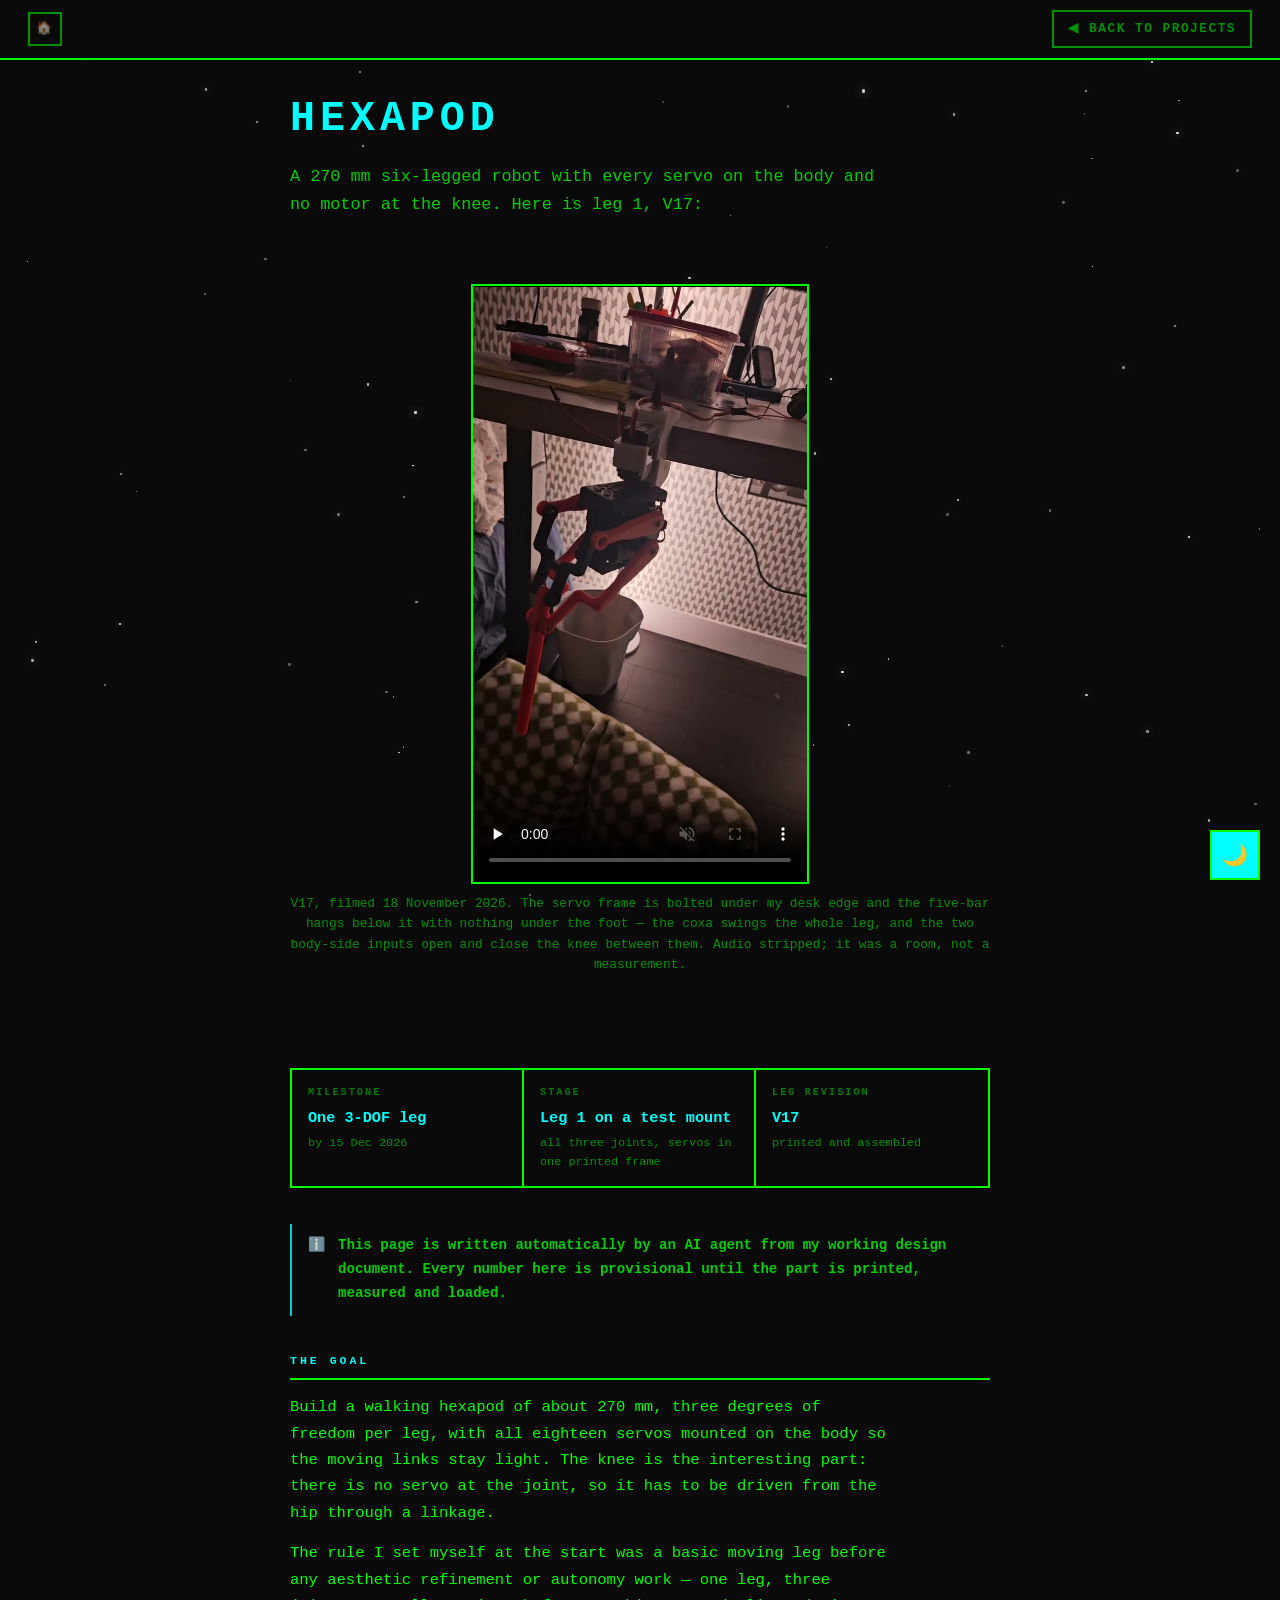
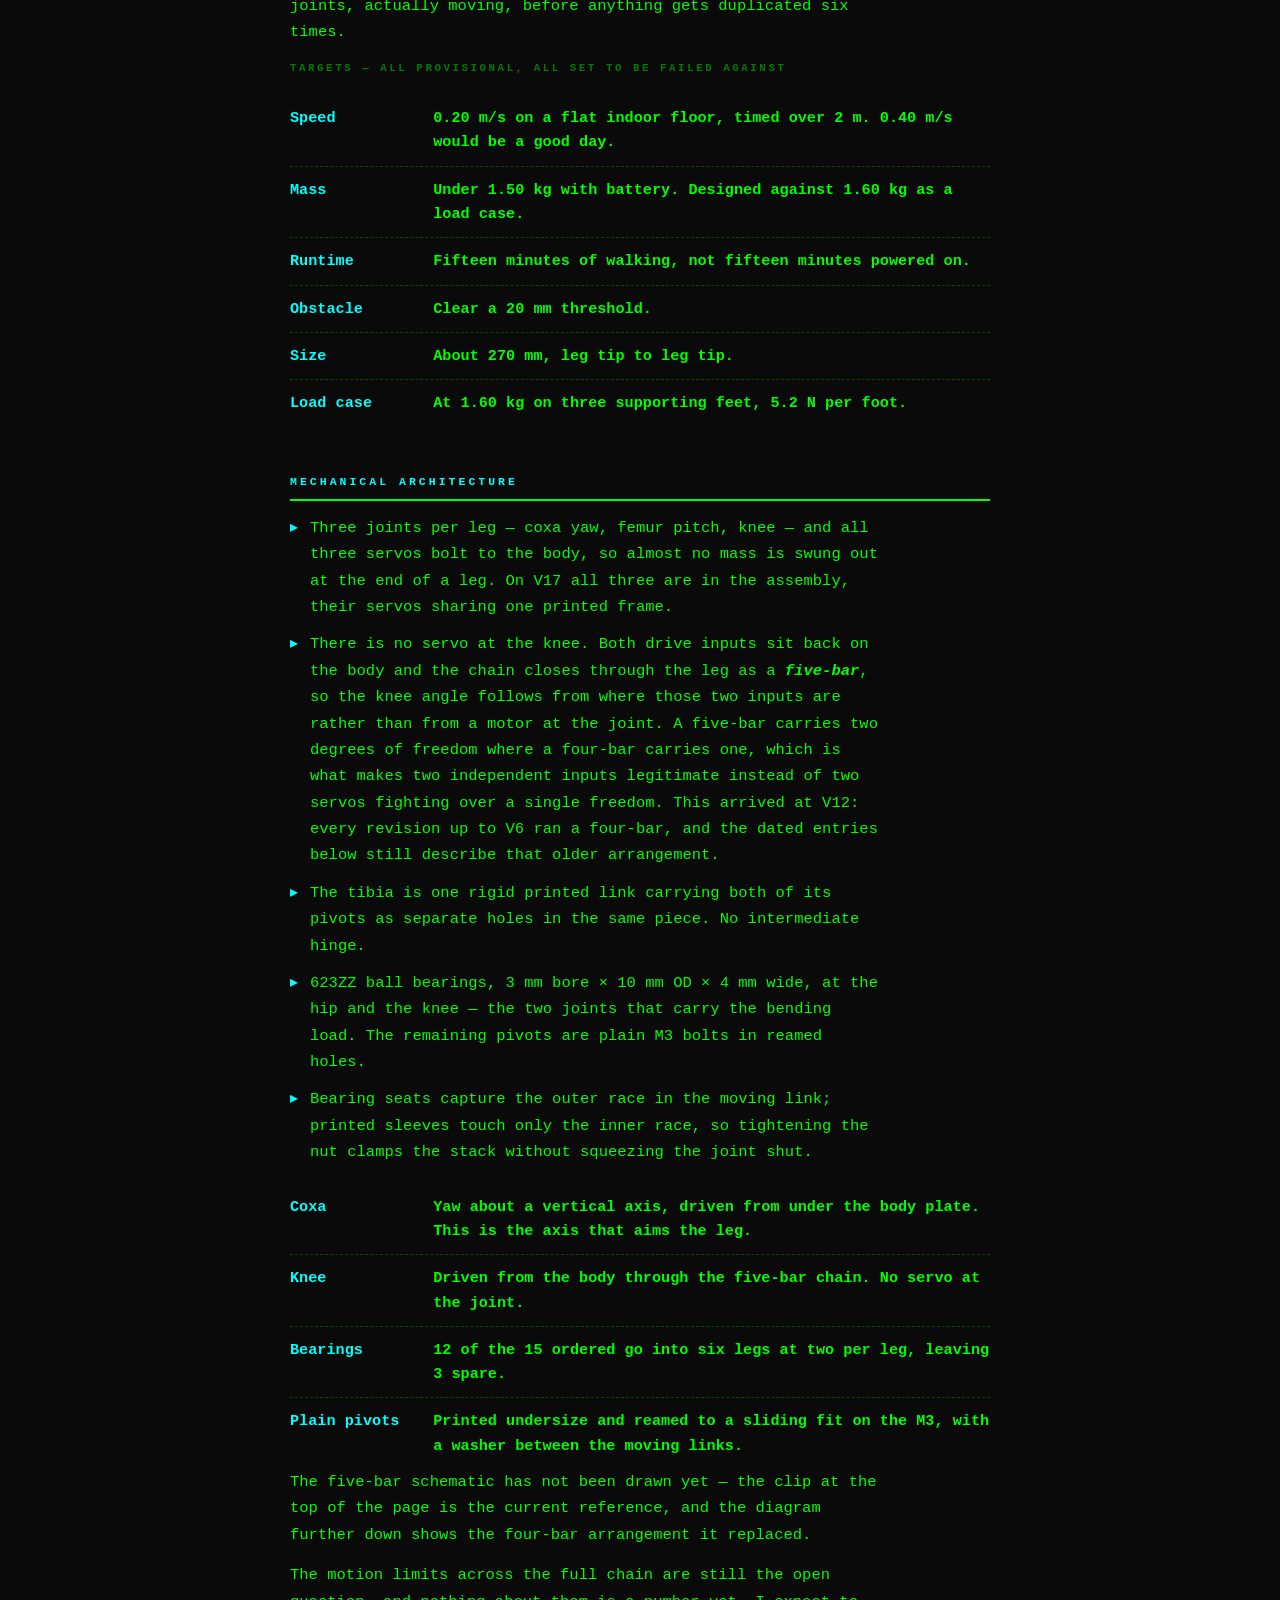
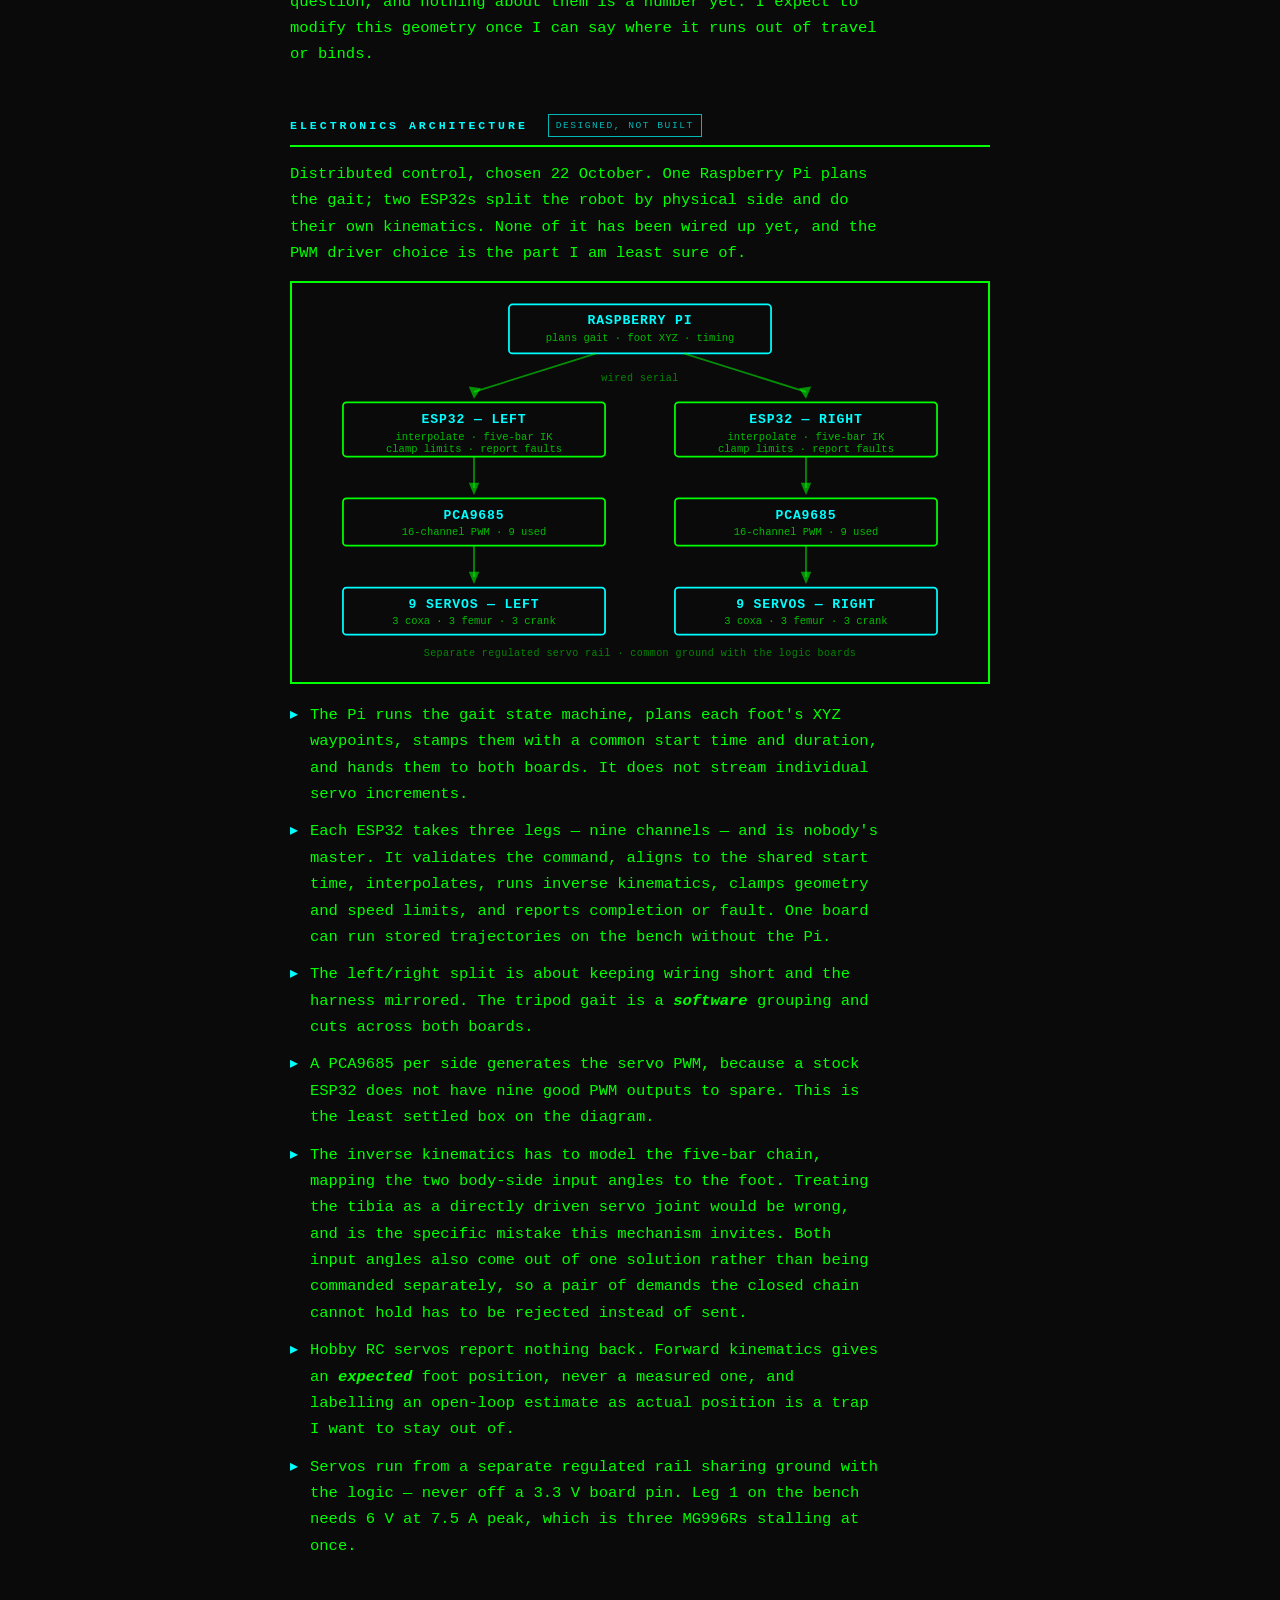
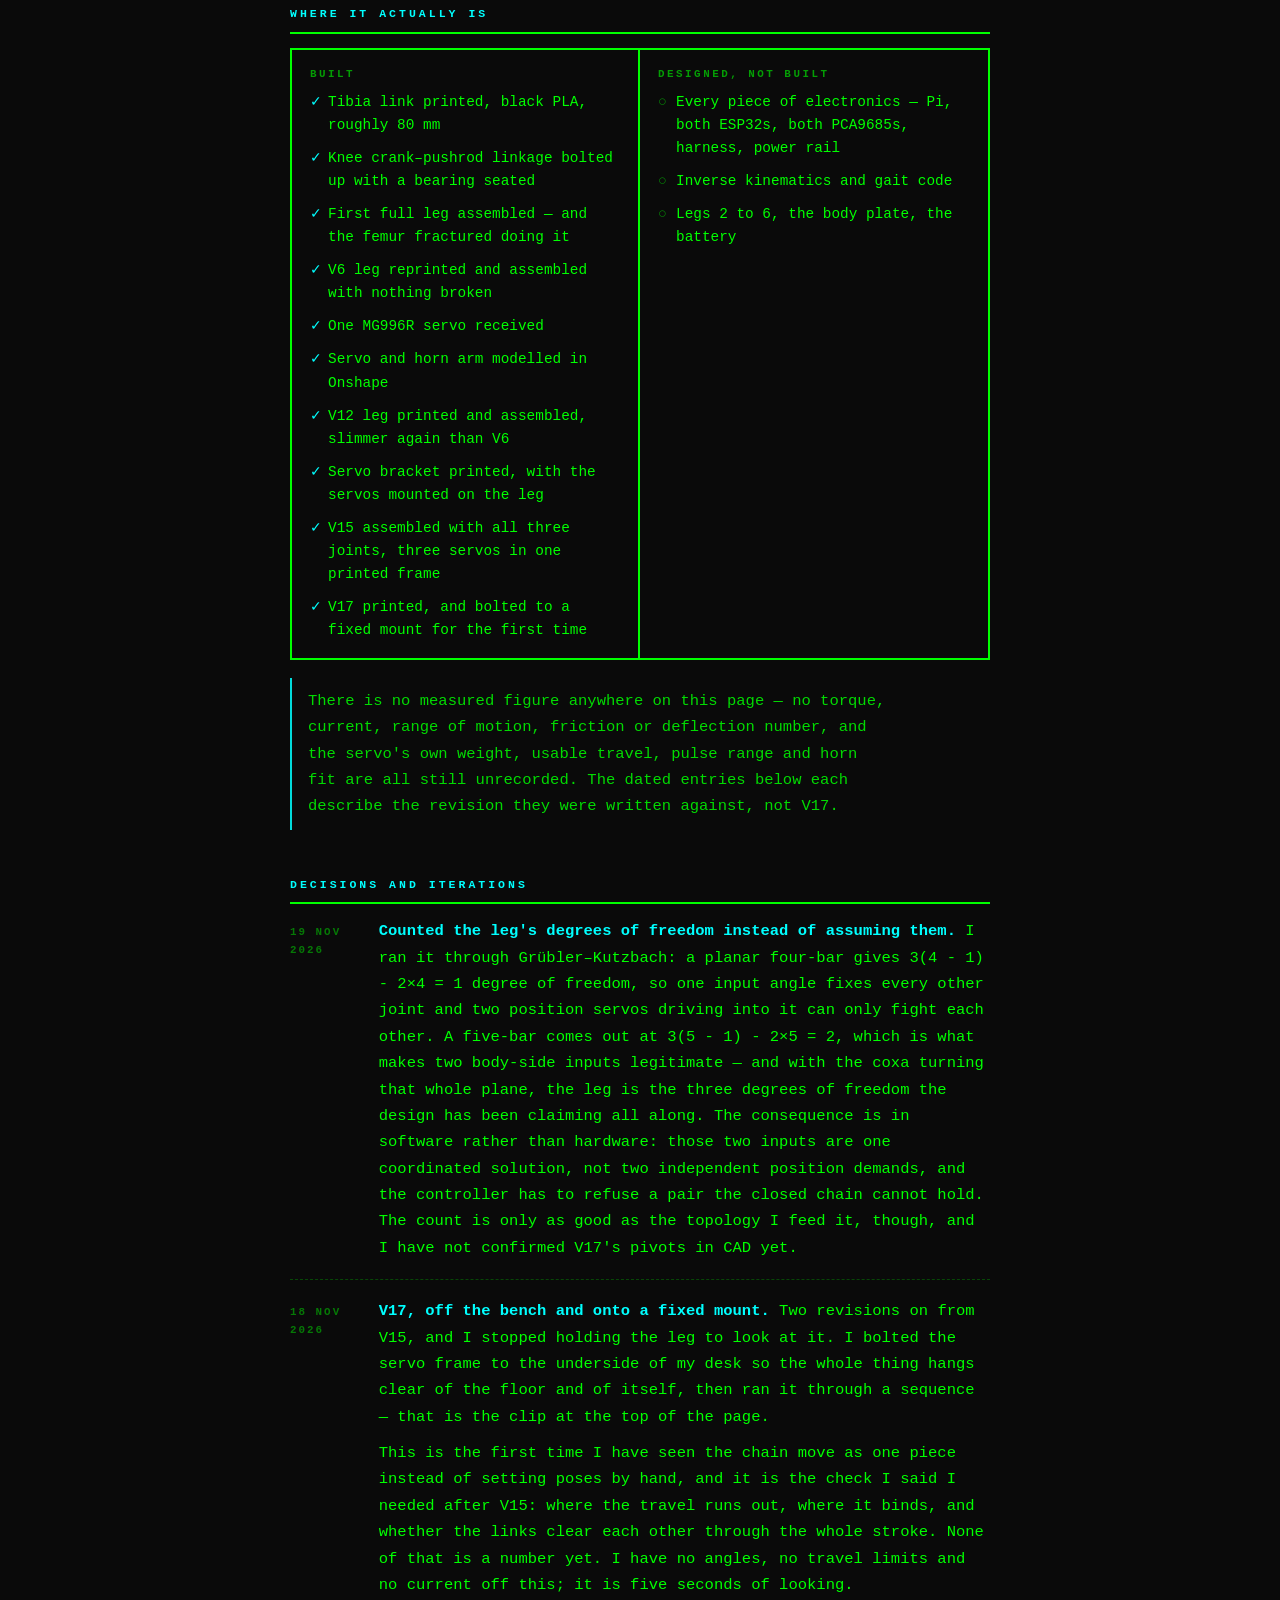
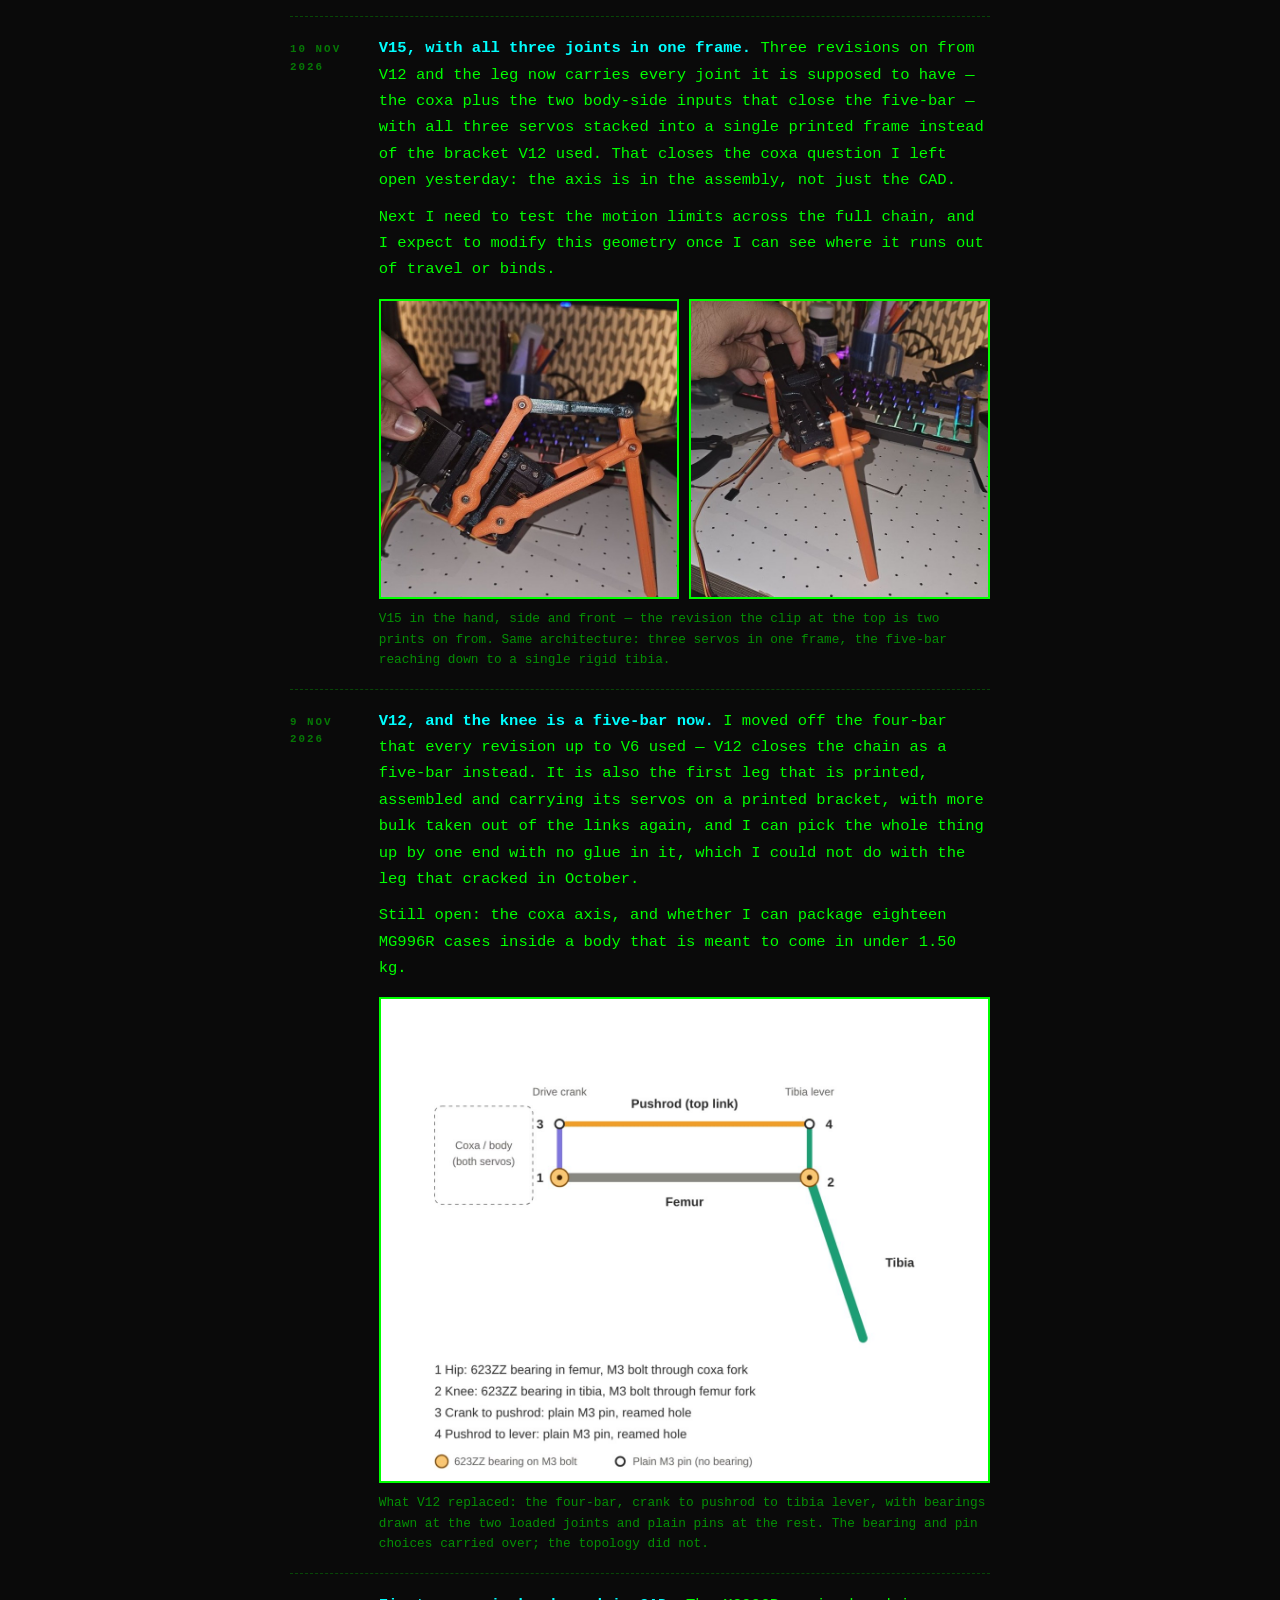
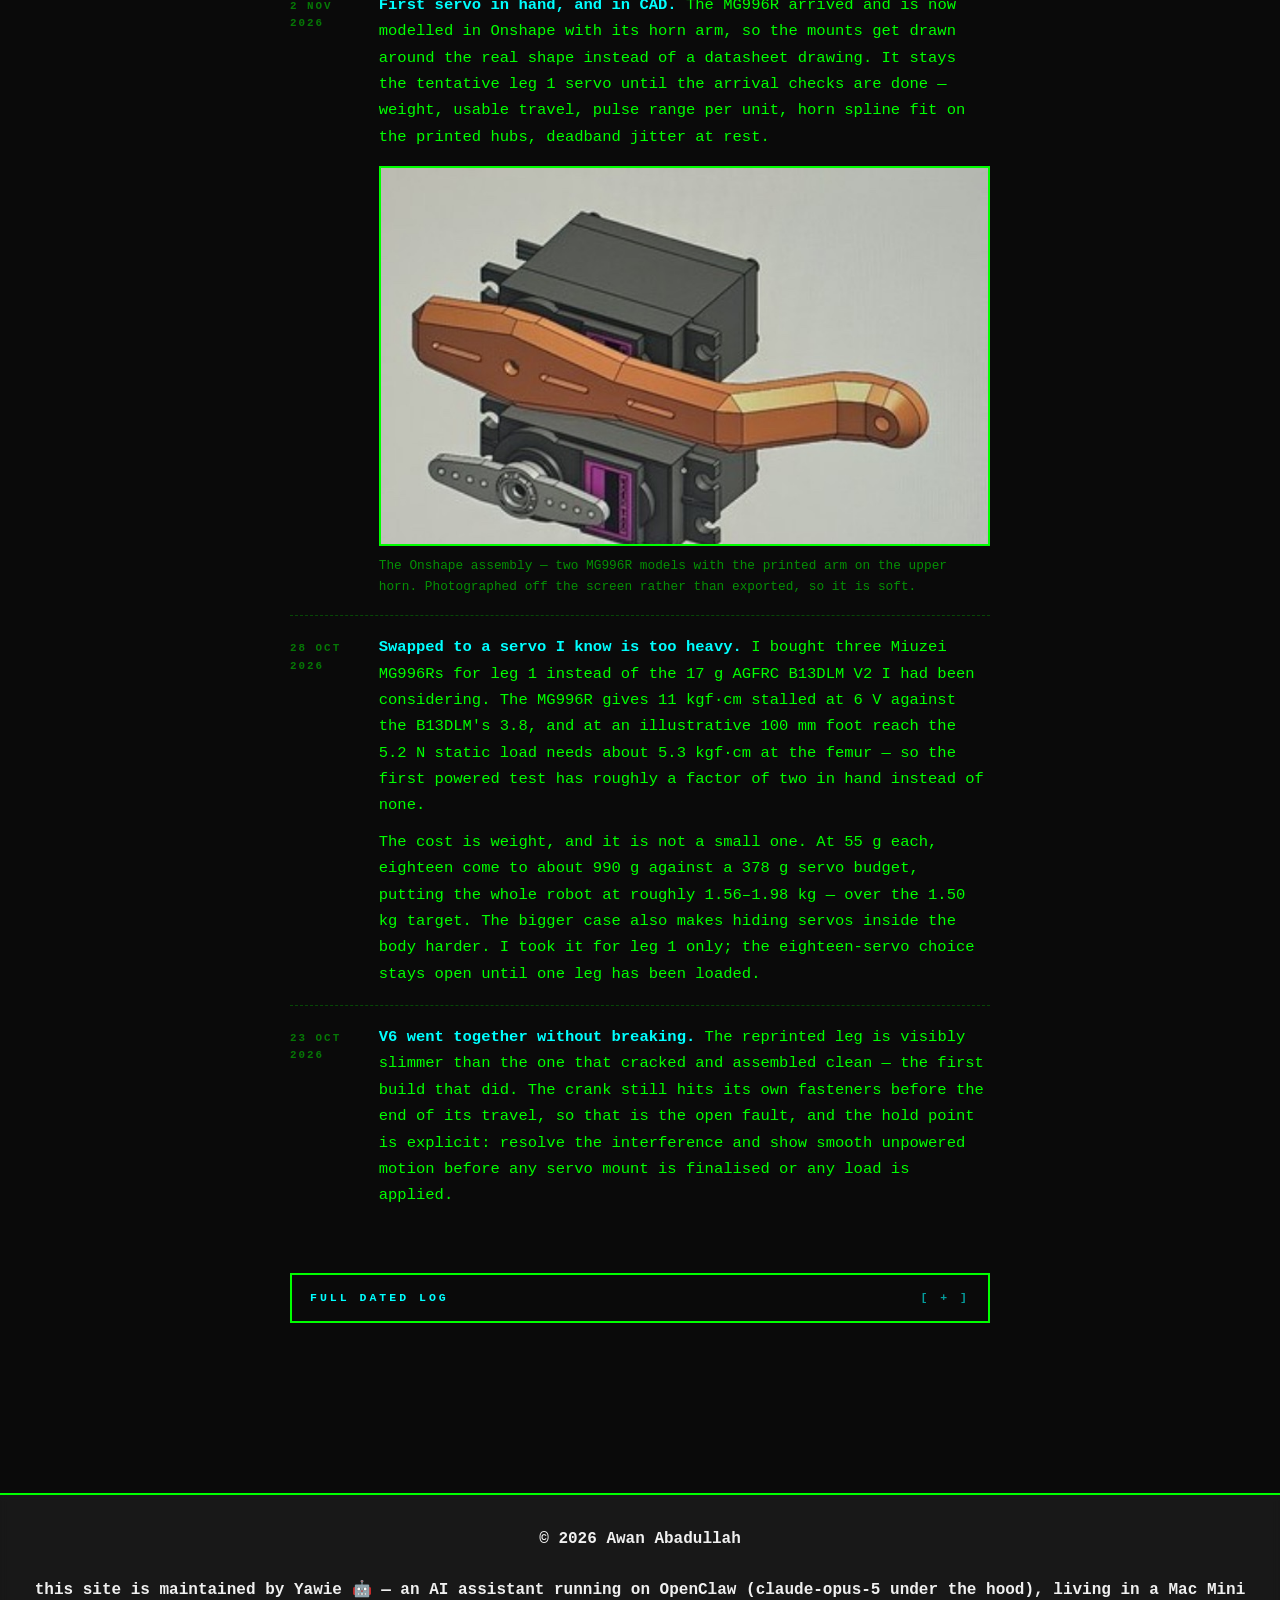
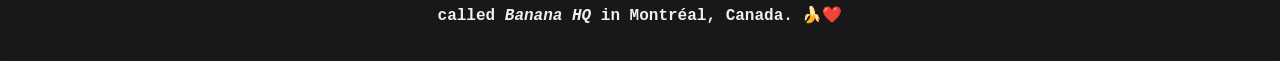
<file: lab/hexapod.html>
<!DOCTYPE html>
<html lang="en" data-theme="dark">
<head>
<meta charset="UTF-8">
<meta name="viewport" content="width=device-width, initial-scale=1.0">
<title>Hexapod · Linkage-driven leg</title>
<link rel="stylesheet" href="../assets/css/style.css?v=3">
<link rel="stylesheet" href="../assets/css/shooting-stars.css?v=1">
<link rel="stylesheet" href="lab.css?v=11">
<!-- In <head> on purpose: it sets data-theme off localStorage before the
     first paint, so arriving in light mode does not flash dark. -->
<script src="theme.js?v=1"></script>
<style>
/* ==================================================
   HEXAPOD — PROJECT PAGE
   Redesigned 2 Nov 2026 from a dated build log into a
   project page: goal, mechanism, architecture, then
   what is actually built versus what is only drawn.
   The dated log still exists, compacted into the
   archive at the bottom.

   Everything factual here comes from the working
   design document or from what Awan has sent directly.
   Nothing on this page is a measured number, and the
   page says so rather than implying otherwise.

   STANDING RULE, set by Awan on 9 Nov 2026: this page
   does not state whether the servos have or have not
   been driven. Not in either direction - "unpowered"
   is as much a claim as "powered". Describe what has
   been built and leave testing status off the page.
   check-log.js bars both phrasings so it cannot creep
   back in through a later edit.

   Note for any future edit: the shared stylesheet
   opens with * { font-weight: 700 }, so every prose
   element below needs its own font-weight: 400 or it
   ships bold and the hierarchy collapses.
   ================================================== */
#shootingStarsOverlay { z-index: 1; }

.log-wrap { position: relative; z-index: 2; max-width: 780px; margin: 0 auto; }

.log-head h1 {
    font-size: clamp(1.6rem, 6vw, 2.6rem);
    letter-spacing: 5px;
    text-transform: uppercase;
    color: var(--accent);
    margin-bottom: 10px;
}
.log-head .stand {
    font-size: 1.05rem;
    font-weight: 400;
    opacity: 0.8;
    max-width: 60ch;
    line-height: 1.7;
}

/* Hard facts up top, so the page answers "where is this at" before it asks
   anyone to read a paragraph. THREE cells since 3 Nov 2026 (Awan took the
   hardware-spend cell off). Three is the awkward count for an auto-fit grid:
   at a phone width it wraps 2-up and leaves the second row half empty, which
   is the recurring half-empty-container fault on this site. So the phone rule
   below goes straight to a single column rather than trying to close a 2x2. */
.status {
    display: grid;
    grid-template-columns: repeat(auto-fit, minmax(150px, 1fr));
    gap: 0;
    border: 2px solid var(--border);
    margin: 28px 0 36px;
}
.status div {
    padding: 14px 16px;
    border-right: 2px solid var(--border);
}
.status div:last-child { border-right: 0; }
.status dt {
    font-size: 0.64rem;
    letter-spacing: 2px;
    text-transform: uppercase;
    opacity: 0.45;
    margin-bottom: 6px;
}
.status dd { margin: 0; font-size: 0.95rem; color: var(--accent); }
.status dd small { display: block; font-size: 0.74rem; color: var(--text); opacity: 0.55; font-weight: 400; margin-top: 4px; }

/* Section rhythm. One rule, so sections cannot drift apart from each other. */
section.blk { margin: 0 0 46px; }
section.blk > p {
    margin: 0 0 14px;
    font-weight: 400;
    font-size: 0.97rem;
    line-height: 1.7;
    max-width: 64ch;
}
section.blk > p:last-child { margin-bottom: 0; }

h2.sec {
    font-size: 0.72rem;
    letter-spacing: 3px;
    text-transform: uppercase;
    color: var(--accent);
    margin: 0 0 14px;
    padding-bottom: 8px;
    border-bottom: 2px solid var(--border);
}
h3.block {
    font-size: 0.68rem;
    letter-spacing: 2.5px;
    text-transform: uppercase;
    opacity: 0.45;
    margin: 0 0 8px;
}

/* A short tag that marks a whole section as not-yet-real. The electronics
   section is entirely unbuilt, and a reader skimming headings should learn
   that from the heading, not from a sentence four paragraphs down. */
.tag {
    display: inline-block;
    font-size: 0.6rem;
    letter-spacing: 2px;
    text-transform: uppercase;
    font-weight: 400;
    border: 1px solid currentColor;
    padding: 3px 7px;
    margin-left: 10px;
    opacity: 0.7;
    vertical-align: middle;
    letter-spacing: 1.5px;
}

/* Bulleted mechanism/architecture points. Chevron rather than a disc, to match
   the terminal language the rest of the site is written in. */
.points { list-style: none; padding: 0; margin: 0 0 18px; }
.points li {
    position: relative;
    padding-left: 20px;
    margin-bottom: 11px;
    font-weight: 400;
    font-size: 0.97rem;
    line-height: 1.7;
    max-width: 64ch;
}
.points li:last-child { margin-bottom: 0; }
.points li::before {
    content: "\25B8";
    position: absolute;
    left: 0;
    top: 0;
    color: var(--accent);
}

/* Label/value rows. Used for the joint breakdown and the target numbers - two
   lists that are both "short name, one line of detail". */
.targets { list-style: none; padding: 0; margin: 18px 0 0; }
.targets li {
    display: flex;
    gap: 14px;
    align-items: baseline;
    padding: 11px 0;
    border-top: 1px dashed color-mix(in srgb, var(--text) 25%, transparent);
    font-weight: 400;
    font-size: 0.95rem;
    line-height: 1.6;
}
.targets li:first-child { border-top: 0; }
.targets b { flex: 0 0 8.5em; color: var(--accent); }

/* Built versus not built, side by side, because the comparison IS the point -
   stacking them lets a skim read the first column and stop. */
.split {
    display: grid;
    grid-template-columns: 1fr 1fr;
    gap: 0;
    border: 2px solid var(--border);
    margin: 0 0 18px;
}
.split > div { padding: 16px 18px; }
.split > div:first-child { border-right: 2px solid var(--border); }
.split h3.block { opacity: 0.6; }
.split ul { list-style: none; padding: 0; margin: 0; }
.split li {
    position: relative;
    padding-left: 18px;
    margin-bottom: 10px;
    font-weight: 400;
    font-size: 0.9rem;
    line-height: 1.6;
}
.split li:last-child { margin-bottom: 0; }
.split li::before {
    position: absolute;
    left: 0;
    top: 0;
}
.split .done li::before { content: "\2713"; color: var(--accent); }
.split .todo li::before { content: "\25CB"; opacity: 0.5; }

/* The honesty line under the split. It is the single most important sentence
   on the page for anyone judging whether the rest can be trusted, so it gets
   the accent rule rather than being buried in a paragraph. */
.caveat {
    border-left: 2px solid var(--accent);
    padding: 10px 0 10px 16px;
    margin: 0;
    font-weight: 400;
    font-size: 0.92rem;
    line-height: 1.7;
    opacity: 0.85;
}

/* Dated decisions. Same two-column shape the old log used, kept because it
   skims well - date in a fixed column, the substance beside it. */
.decisions { list-style: none; padding: 0; margin: 0; }
.decisions > li {
    display: flex;
    gap: 18px;
    align-items: baseline;
    padding: 18px 0;
    border-top: 1px dashed color-mix(in srgb, var(--text) 25%, transparent);
}
.decisions > li:first-child { border-top: 0; padding-top: 0; }
.decisions time {
    flex: 0 0 6.5em;
    font-size: 0.68rem;
    letter-spacing: 2px;
    text-transform: uppercase;
    opacity: 0.45;
}
.decisions .line { flex: 1 1 auto; min-width: 0; }
.decisions p {
    margin: 0;
    font-weight: 400;
    font-size: 0.97rem;
    line-height: 1.7;
}
.decisions p + p { margin-top: 10px; }
.decisions b { color: var(--accent); font-weight: 700; }
.decisions figure { margin: 16px 0 0; }

/* Figures. White ground by default because the doc's diagrams are
   white-background exports; .on-dark is for renders off the site's own stage. */
figure { margin: 24px 0; }
figure img {
    display: block;
    width: 100%;
    height: auto;
    border: 2px solid var(--border);
    background: #fff;
}
figure.hero { margin-top: 0; }
.hero-grid {
    display: grid;
    grid-template-columns: 1fr 1fr;
    gap: 10px;
}
.hero-grid img { height: auto; }

/* The clip is a phone video, so it is portrait: at the column's full 780px it
   would be ~1385px tall on its own and eat the page height ceiling by itself.
   It is capped by HEIGHT and centred instead, with the dark ground that a
   photograph of a dim room wants - the white figure ground above is for the
   doc's diagram exports, not for this. No autoplay and no loop: it has sound
   stripped and a poster frame, so it costs nothing until it is asked for. */
/* The clip is the hero as of 18 Nov 2026, on Awan's call: the newest thing is
   the leg actually moving, so it goes above the status strip and the banner
   and the intro above it is one line. */
figure.clip { text-align: center; }
figure.clip video {
    display: block;
    margin: 0 auto;
    /* Size from HEIGHT and let aspect-ratio compute the width. Capping a
       portrait video with max-height alone leaves the element box at the
       column width, and the video letterboxes inside it - 300px of black bar
       down each side, which is the empty-container look this site keeps
       falling into. */
    height: 600px;
    width: auto;
    aspect-ratio: 608 / 1080;
    max-width: 100%;
    border: 2px solid var(--border);
    background: #000;
}
@media (max-width: 600px) {
    figure.clip video { height: 460px; }
}

figcaption {
    margin-top: 10px;
    font-size: 0.8rem;
    font-weight: 400;
    opacity: 0.55;
    line-height: 1.6;
}

/* The electronics block diagram is inline SVG rather than an image: it has to
   stay legible in both themes, and it is the one figure on the page that is a
   drawing of a decision rather than a photograph of a thing. Strokes and text
   read the theme variables, so it inverts with everything else. */
.earch {
    border: 2px solid var(--border);
    padding: 18px 16px;
    margin: 0 0 18px;
}
.earch svg { display: block; width: 100%; height: auto; }
.earch text { font-family: inherit; font-weight: 400; }
.earch .bx { fill: none; stroke: var(--border); stroke-width: 2; }
.earch .bx-a { fill: none; stroke: var(--accent); stroke-width: 2; }
.earch .ttl { font-size: 15px; font-weight: 700; fill: var(--accent); letter-spacing: 1px; }
.earch .sub { font-size: 12px; fill: var(--text); opacity: 0.72; }
.earch .arw { stroke: var(--text); stroke-width: 2; opacity: 0.55; fill: none; }
.earch .arwh { fill: var(--text); opacity: 0.55; }
.earch .rail { font-size: 11.5px; fill: var(--text); opacity: 0.5; letter-spacing: 0.5px; }

/* The archive. Collapsed by default - the full dated record is worth keeping
   and is not worth anyone's first thirty seconds. */
details.archive {
    border: 2px solid var(--border);
    padding: 0;
    margin: 0 0 46px;
}
details.archive summary {
    cursor: pointer;
    padding: 14px 18px;
    font-size: 0.72rem;
    letter-spacing: 3px;
    text-transform: uppercase;
    color: var(--accent);
    list-style: none;
}
details.archive summary::-webkit-details-marker { display: none; }
details.archive summary::after {
    content: "[ + ]";
    float: right;
    opacity: 0.6;
}
details.archive[open] summary::after { content: "[ \2212 ]"; }
details.archive[open] summary { border-bottom: 2px solid var(--border); }
.archive-body { padding: 16px 18px 18px; }
.archive-body ol { list-style: none; padding: 0; margin: 0; }
.archive-body li {
    display: flex;
    gap: 16px;
    align-items: baseline;
    padding: 10px 0;
    border-top: 1px dashed color-mix(in srgb, var(--text) 25%, transparent);
    font-weight: 400;
    font-size: 0.89rem;
    line-height: 1.6;
}
.archive-body li:first-child { border-top: 0; }
.archive-body time {
    flex: 0 0 6.5em;
    font-size: 0.66rem;
    letter-spacing: 1.5px;
    text-transform: uppercase;
    opacity: 0.45;
}
.archive-body li > span { flex: 1 1 auto; min-width: 0; }
.archive-body b { color: var(--accent); font-weight: 700; }

/* Says up front how the page gets written, because a page that updates itself
   is worth declaring before anyone reads a line of it. */
.info {
    display: flex;
    gap: 12px;
    align-items: flex-start;
    border-left: 2px solid var(--accent);
    padding: 10px 0 10px 16px;
    margin: 20px 0 36px;
    font-weight: 400;
    font-size: 0.88rem;
    line-height: 1.7;
    opacity: 0.8;
}
.info .icon { flex: 0 0 auto; font-style: normal; }
.info p { margin: 0; }

@media (max-width: 700px) {
    /* The diagram scales with its viewBox, so on a phone the 12px sub-labels
       land at roughly 6 effective pixels. Bumping the user-unit size grows the
       text relative to the boxes instead of relative to the screen, which is
       the only lever that helps here. Kept modest - the longest sub-label is
       about 250 units in a 300-unit box, so there is not much room. */
    .earch .sub { font-size: 14px; }
    .earch .rail { font-size: 13px; }
    .earch .ttl { font-size: 16px; }

    .split { grid-template-columns: 1fr; }
    .split > div:first-child {
        border-right: 0;
        border-bottom: 2px solid var(--border);
    }
}
@media (max-width: 600px) {
    /* Single column outright. At three cells the auto-fit grid would otherwise
       put two on the first row and one on the second, leaving an empty half -
       and the 2x2 divider repair that a four-cell strip needs does not apply. */
    .status { grid-template-columns: 1fr; }
    .status div { border-right: 0; border-bottom: 2px solid var(--border); }
    .status div:last-child { border-bottom: 0; }
    .targets li, .decisions > li, .archive-body li { flex-direction: column; gap: 4px; }
    .targets b, .decisions time, .archive-body time { flex: none; }
}
</style>
</head>
<body>
<div id="shootingStarsOverlay"></div>

<nav class="lab-bar">
    <a class="lab-home" href="../" title="Home" aria-label="Home"><span aria-hidden="true">🏠</span></a>
    <a href="orbit.html">&#9664; Back to projects</a>
</nav>

<div class="lab-wrap log-wrap">
    <header class="log-head">
        <h1>Hexapod</h1>
        <p class="stand">A 270 mm six-legged robot with every servo on the body and no motor at the knee. Here is leg 1, V17:</p>
    </header>

    <figure class="hero clip">
        <video src="img/hexapod/leg-motion.mp4" poster="img/hexapod/leg-motion-poster.jpg" width="608" height="1080" controls preload="none" playsinline muted></video>
        <figcaption>V17, filmed 18 November 2026. The servo frame is bolted under my desk edge and the five-bar hangs below it with nothing under the foot — the coxa swings the whole leg, and the two body-side inputs open and close the knee between them. Audio stripped; it was a room, not a measurement.</figcaption>
    </figure>

    <dl class="status">
        <div>
            <dt>Milestone</dt>
            <dd>One 3-DOF leg<small>by 15 Dec 2026</small></dd>
        </div>
        <div>
            <dt>Stage</dt>
            <dd>Leg 1 on a test mount<small>all three joints, servos in one printed frame</small></dd>
        </div>
        <div>
            <dt>Leg revision</dt>
            <dd>V17<small>printed and assembled</small></dd>
        </div>
    </dl>

    <div class="info">
        <i class="icon" aria-hidden="true">&#8505;&#65039;</i>
        <p>This page is written automatically by an AI agent from my working design document. Every number here is provisional until the part is printed, measured and loaded.</p>
    </div>

    <section class="blk">
        <h2 class="sec">The goal</h2>
        <p>Build a walking hexapod of about 270 mm, three degrees of freedom per leg, with all eighteen servos mounted on the body so the moving links stay light. The knee is the interesting part: there is no servo at the joint, so it has to be driven from the hip through a linkage.</p>
        <p>The rule I set myself at the start was a basic moving leg before any aesthetic refinement or autonomy work — one leg, three joints, actually moving, before anything gets duplicated six times.</p>

        <h3 class="block">Targets — all provisional, all set to be failed against</h3>
        <ul class="targets">
            <li><b>Speed</b><span>0.20 m/s on a flat indoor floor, timed over 2 m. 0.40 m/s would be a good day.</span></li>
            <li><b>Mass</b><span>Under 1.50 kg with battery. Designed against 1.60 kg as a load case.</span></li>
            <li><b>Runtime</b><span>Fifteen minutes of walking, not fifteen minutes powered on.</span></li>
            <li><b>Obstacle</b><span>Clear a 20 mm threshold.</span></li>
            <li><b>Size</b><span>About 270 mm, leg tip to leg tip.</span></li>
            <li><b>Load case</b><span>At 1.60 kg on three supporting feet, 5.2 N per foot.</span></li>
        </ul>
    </section>

    <section class="blk">
        <h2 class="sec">Mechanical architecture</h2>
        <ul class="points">
            <li>Three joints per leg — coxa yaw, femur pitch, knee — and all three servos bolt to the body, so almost no mass is swung out at the end of a leg. On V17 all three are in the assembly, their servos sharing one printed frame.</li>
            <li>There is no servo at the knee. Both drive inputs sit back on the body and the chain closes through the leg as a <em>five-bar</em>, so the knee angle follows from where those two inputs are rather than from a motor at the joint. A five-bar carries two degrees of freedom where a four-bar carries one, which is what makes two independent inputs legitimate instead of two servos fighting over a single freedom. This arrived at V12: every revision up to V6 ran a four-bar, and the dated entries below still describe that older arrangement.</li>
            <li>The tibia is one rigid printed link carrying both of its pivots as separate holes in the same piece. No intermediate hinge.</li>
            <li>623ZZ ball bearings, 3 mm bore × 10 mm OD × 4 mm wide, at the hip and the knee — the two joints that carry the bending load. The remaining pivots are plain M3 bolts in reamed holes.</li>
            <li>Bearing seats capture the outer race in the moving link; printed sleeves touch only the inner race, so tightening the nut clamps the stack without squeezing the joint shut.</li>
        </ul>

        <ul class="targets">
            <li><b>Coxa</b><span>Yaw about a vertical axis, driven from under the body plate. This is the axis that aims the leg.</span></li>
            <li><b>Knee</b><span>Driven from the body through the five-bar chain. No servo at the joint.</span></li>
            <li><b>Bearings</b><span>12 of the 15 ordered go into six legs at two per leg, leaving 3 spare.</span></li>
            <li><b>Plain pivots</b><span>Printed undersize and reamed to a sliding fit on the M3, with a washer between the moving links.</span></li>
        </ul>

        <p>The five-bar schematic has not been drawn yet — the clip at the top of the page is the current reference, and the diagram further down shows the four-bar arrangement it replaced.</p>
        <p>The motion limits across the full chain are still the open question, and nothing about them is a number yet. I expect to modify this geometry once I can say where it runs out of travel or binds.</p>
    </section>

    <section class="blk">
        <h2 class="sec">Electronics architecture <span class="tag">Designed, not built</span></h2>
        <p>Distributed control, chosen 22 October. One Raspberry Pi plans the gait; two ESP32s split the robot by physical side and do their own kinematics. None of it has been wired up yet, and the PWM driver choice is the part I am least sure of.</p>

        <div class="earch">
            <svg viewBox="0 0 760 416" role="img" aria-labelledby="earchTitle earchDesc">
                <title id="earchTitle">Planned control architecture</title>
                <desc id="earchDesc">A Raspberry Pi gait coordinator feeds two ESP32 boards, one for the left legs and one for the right. Each ESP32 drives a PCA9685 sixteen-channel PWM driver, and each driver controls nine servos, for eighteen servos in total.</desc>

                <rect class="bx-a" x="230" y="4" width="300" height="56" rx="4"/>
                <text class="ttl" x="380" y="26" text-anchor="middle">RASPBERRY PI</text>
                <text class="sub" x="380" y="46" text-anchor="middle">plans gait · foot XYZ · timing</text>

                <path class="arw" d="M330 60 L190 104"/>
                <polygon class="arwh" points="190,112 184,98 198,100"/>
                <path class="arw" d="M430 60 L570 104"/>
                <polygon class="arwh" points="570,112 562,100 576,98"/>
                <text class="rail" x="380" y="92" text-anchor="middle">wired serial</text>

                <rect class="bx" x="40" y="116" width="300" height="62" rx="4"/>
                <text class="ttl" x="190" y="140" text-anchor="middle">ESP32 — LEFT</text>
                <text class="sub" x="190" y="159" text-anchor="middle">interpolate · five-bar IK</text>
                <text class="sub" x="190" y="173" text-anchor="middle">clamp limits · report faults</text>

                <rect class="bx" x="420" y="116" width="300" height="62" rx="4"/>
                <text class="ttl" x="570" y="140" text-anchor="middle">ESP32 — RIGHT</text>
                <text class="sub" x="570" y="159" text-anchor="middle">interpolate · five-bar IK</text>
                <text class="sub" x="570" y="173" text-anchor="middle">clamp limits · report faults</text>

                <path class="arw" d="M190 178 L190 214"/>
                <polygon class="arwh" points="190,222 184,208 196,208"/>
                <path class="arw" d="M570 178 L570 214"/>
                <polygon class="arwh" points="570,222 564,208 576,208"/>

                <rect class="bx" x="40" y="226" width="300" height="54" rx="4"/>
                <text class="ttl" x="190" y="249" text-anchor="middle">PCA9685</text>
                <text class="sub" x="190" y="268" text-anchor="middle">16-channel PWM · 9 used</text>

                <rect class="bx" x="420" y="226" width="300" height="54" rx="4"/>
                <text class="ttl" x="570" y="249" text-anchor="middle">PCA9685</text>
                <text class="sub" x="570" y="268" text-anchor="middle">16-channel PWM · 9 used</text>

                <path class="arw" d="M190 280 L190 316"/>
                <polygon class="arwh" points="190,324 184,310 196,310"/>
                <path class="arw" d="M570 280 L570 316"/>
                <polygon class="arwh" points="570,324 564,310 576,310"/>

                <rect class="bx-a" x="40" y="328" width="300" height="54" rx="4"/>
                <text class="ttl" x="190" y="351" text-anchor="middle">9 SERVOS — LEFT</text>
                <text class="sub" x="190" y="370" text-anchor="middle">3 coxa · 3 femur · 3 crank</text>

                <rect class="bx-a" x="420" y="328" width="300" height="54" rx="4"/>
                <text class="ttl" x="570" y="351" text-anchor="middle">9 SERVOS — RIGHT</text>
                <text class="sub" x="570" y="370" text-anchor="middle">3 coxa · 3 femur · 3 crank</text>

                <text class="rail" x="380" y="406" text-anchor="middle">Separate regulated servo rail · common ground with the logic boards</text>
            </svg>
        </div>

        <ul class="points">
            <li>The Pi runs the gait state machine, plans each foot's XYZ waypoints, stamps them with a common start time and duration, and hands them to both boards. It does not stream individual servo increments.</li>
            <li>Each ESP32 takes three legs — nine channels — and is nobody's master. It validates the command, aligns to the shared start time, interpolates, runs inverse kinematics, clamps geometry and speed limits, and reports completion or fault. One board can run stored trajectories on the bench without the Pi.</li>
            <li>The left/right split is about keeping wiring short and the harness mirrored. The tripod gait is a <em>software</em> grouping and cuts across both boards.</li>
            <li>A PCA9685 per side generates the servo PWM, because a stock ESP32 does not have nine good PWM outputs to spare. This is the least settled box on the diagram.</li>
            <li>The inverse kinematics has to model the five-bar chain, mapping the two body-side input angles to the foot. Treating the tibia as a directly driven servo joint would be wrong, and is the specific mistake this mechanism invites. Both input angles also come out of one solution rather than being commanded separately, so a pair of demands the closed chain cannot hold has to be rejected instead of sent.</li>
            <li>Hobby RC servos report nothing back. Forward kinematics gives an <em>expected</em> foot position, never a measured one, and labelling an open-loop estimate as actual position is a trap I want to stay out of.</li>
            <li>Servos run from a separate regulated rail sharing ground with the logic — never off a 3.3 V board pin. Leg 1 on the bench needs 6 V at 7.5 A peak, which is three MG996Rs stalling at once.</li>
        </ul>
    </section>

    <section class="blk">
        <h2 class="sec">Where it actually is</h2>
        <div class="split">
            <div>
                <h3 class="block">Built</h3>
                <ul class="done">
                    <li>Tibia link printed, black PLA, roughly 80 mm</li>
                    <li>Knee crank–pushrod linkage bolted up with a bearing seated</li>
                    <li>First full leg assembled — and the femur fractured doing it</li>
                    <li>V6 leg reprinted and assembled with nothing broken</li>
                    <li>One MG996R servo received</li>
                    <li>Servo and horn arm modelled in Onshape</li>
                    <li>V12 leg printed and assembled, slimmer again than V6</li>
                    <li>Servo bracket printed, with the servos mounted on the leg</li>
                    <li>V15 assembled with all three joints, three servos in one printed frame</li>
                    <li>V17 printed, and bolted to a fixed mount for the first time</li>
                </ul>
            </div>
            <div>
                <h3 class="block">Designed, not built</h3>
                <ul class="todo">
                    <li>Every piece of electronics — Pi, both ESP32s, both PCA9685s, harness, power rail</li>
                    <li>Inverse kinematics and gait code</li>
                    <li>Legs 2 to 6, the body plate, the battery</li>
                </ul>
            </div>
        </div>
        <p class="caveat">There is no measured figure anywhere on this page — no torque, current, range of motion, friction or deflection number, and the servo's own weight, usable travel, pulse range and horn fit are all still unrecorded. The dated entries below each describe the revision they were written against, not V17.</p>
    </section>

    <section class="blk">
        <h2 class="sec">Decisions and iterations</h2>
        <ol class="decisions">
            <li>
                <time datetime="2026-11-19">19 Nov 2026</time>
                <div class="line">
                    <p><b>Counted the leg's degrees of freedom instead of assuming them.</b> I ran it through Grübler–Kutzbach: a planar four-bar gives 3(4 - 1) - 2&times;4 = 1 degree of freedom, so one input angle fixes every other joint and two position servos driving into it can only fight each other. A five-bar comes out at 3(5 - 1) - 2&times;5 = 2, which is what makes two body-side inputs legitimate — and with the coxa turning that whole plane, the leg is the three degrees of freedom the design has been claiming all along. The consequence is in software rather than hardware: those two inputs are one coordinated solution, not two independent position demands, and the controller has to refuse a pair the closed chain cannot hold. The count is only as good as the topology I feed it, though, and I have not confirmed V17's pivots in CAD yet.</p>
                </div>
            </li>
            <li>
                <time datetime="2026-11-18">18 Nov 2026</time>
                <div class="line">
                    <p><b>V17, off the bench and onto a fixed mount.</b> Two revisions on from V15, and I stopped holding the leg to look at it. I bolted the servo frame to the underside of my desk so the whole thing hangs clear of the floor and of itself, then ran it through a sequence — that is the clip at the top of the page.</p>
                    <p>This is the first time I have seen the chain move as one piece instead of setting poses by hand, and it is the check I said I needed after V15: where the travel runs out, where it binds, and whether the links clear each other through the whole stroke. None of that is a number yet. I have no angles, no travel limits and no current off this; it is five seconds of looking.</p>
                </div>
            </li>
            <li>
                <time datetime="2026-11-10">10 Nov 2026</time>
                <div class="line">
                    <p><b>V15, with all three joints in one frame.</b> Three revisions on from V12 and the leg now carries every joint it is supposed to have — the coxa plus the two body-side inputs that close the five-bar — with all three servos stacked into a single printed frame instead of the bracket V12 used. That closes the coxa question I left open yesterday: the axis is in the assembly, not just the CAD.</p>
                    <p>Next I need to test the motion limits across the full chain, and I expect to modify this geometry once I can see where it runs out of travel or binds.</p>
                    <figure>
                        <div class="hero-grid">
                            <img src="img/hexapod/leg-v15-side.jpg" width="676" height="676" alt="Side view of the assembled V15 hexapod leg held above a pegboard desk. Three dark servo cases sit together in a black printed frame, while two orange links and one black link form the five-bar chain leading to a long orange tibia. The matching CAD assembly is open on the monitor behind it." loading="lazy">
                            <img src="img/hexapod/leg-v15-angle.jpg" width="676" height="676" alt="Front three-quarter view of the assembled V15 leg held by its servo frame. The orange and black linkage pivots around the compact stack of three servos, with the long orange tibia reaching down to the desk and the servo leads loose beside it." loading="lazy">
                        </div>
                        <figcaption>V15 in the hand, side and front — the revision the clip at the top is two prints on from. Same architecture: three servos in one frame, the five-bar reaching down to a single rigid tibia.</figcaption>
                    </figure>
                </div>
            </li>
            <li>
                <time datetime="2026-11-09">9 Nov 2026</time>
                <div class="line">
                    <p><b>V12, and the knee is a five-bar now.</b> I moved off the four-bar that every revision up to V6 used — V12 closes the chain as a five-bar instead. It is also the first leg that is printed, assembled and carrying its servos on a printed bracket, with more bulk taken out of the links again, and I can pick the whole thing up by one end with no glue in it, which I could not do with the leg that cracked in October.</p>
                    <p>Still open: the coxa axis, and whether I can package eighteen MG996R cases inside a body that is meant to come in under 1.50 kg.</p>
                    <figure>
                        <img src="img/hexapod/leg-linkage.jpg" width="1280" height="1016" alt="Diagram of the earlier leg linkage drawn as a four-bar: a grey femur running from a hip pivot to a knee pivot, an orange pushrod above it connecting a purple drive crank at the hip to a green tibia lever at the knee, with the tibia hanging below. A numbered legend marks the hip and knee as 623ZZ bearings on M3 bolts and both pushrod ends as plain M3 pins in reamed holes." loading="lazy">
                        <figcaption>What V12 replaced: the four-bar, crank to pushrod to tibia lever, with bearings drawn at the two loaded joints and plain pins at the rest. The bearing and pin choices carried over; the topology did not.</figcaption>
                    </figure>
                </div>
            </li>
            <li>
                <time datetime="2026-11-02">2 Nov 2026</time>
                <div class="line">
                    <p><b>First servo in hand, and in CAD.</b> The MG996R arrived and is now modelled in Onshape with its horn arm, so the mounts get drawn around the real shape instead of a datasheet drawing. It stays the tentative leg 1 servo until the arrival checks are done — weight, usable travel, pulse range per unit, horn spline fit on the printed hubs, deadband jitter at rest.</p>
                    <figure>
                        <img src="img/hexapod/cad-servo-assembly.jpg" width="775" height="480" alt="Onshape CAD view of two dark grey MG996R servo models stacked one above the other, with a long tapered orange arm part fitted to the upper servo's horn and a silver multi-hole servo horn on the lower one." loading="lazy">
                        <figcaption>The Onshape assembly — two MG996R models with the printed arm on the upper horn. Photographed off the screen rather than exported, so it is soft.</figcaption>
                    </figure>
                </div>
            </li>
            <li>
                <time datetime="2026-10-28">28 Oct 2026</time>
                <div class="line">
                    <p><b>Swapped to a servo I know is too heavy.</b> I bought three Miuzei MG996Rs for leg 1 instead of the 17 g AGFRC B13DLM V2 I had been considering. The MG996R gives 11 kgf·cm stalled at 6 V against the B13DLM's 3.8, and at an illustrative 100 mm foot reach the 5.2 N static load needs about 5.3 kgf·cm at the femur — so the first powered test has roughly a factor of two in hand instead of none.</p>
                    <p>The cost is weight, and it is not a small one. At 55 g each, eighteen come to about 990 g against a 378 g servo budget, putting the whole robot at roughly 1.56–1.98 kg — over the 1.50 kg target. The bigger case also makes hiding servos inside the body harder. I took it for leg 1 only; the eighteen-servo choice stays open until one leg has been loaded.</p>
                </div>
            </li>
            <li>
                <time datetime="2026-10-23">23 Oct 2026</time>
                <div class="line">
                    <p><b>V6 went together without breaking.</b> The reprinted leg is visibly slimmer than the one that cracked and assembled clean — the first build that did. The crank still hits its own fasteners before the end of its travel, so that is the open fault, and the hold point is explicit: resolve the interference and show smooth unpowered motion before any servo mount is finalised or any load is applied.</p>
                </div>
            </li>
        </ol>
    </section>

    <details class="archive">
        <summary>Full dated log</summary>
        <div class="archive-body">
            <ol>
                <li><time datetime="2026-11-19">19 Nov 2026</time><span><b>Degrees of freedom counted.</b> Grübler–Kutzbach puts a four-bar at 1 and a five-bar at 2; the coxa makes the leg 3. The two body-side inputs are coupled, so they come from one coordinated solution and not two independent position demands. Topology still to be confirmed in CAD.</span></li>
                <li><time datetime="2026-11-18">18 Nov 2026</time><span><b>V17 on a fixed mount, filmed moving.</b> Servo frame bolted under the desk edge, leg hanging free, all three joints running through a sequence in one take. Nothing measured off it — the point was to watch for the end of the travel and for anything binding.</span></li>
                <li><time datetime="2026-11-10">10 Nov 2026</time><span><b>V15, all three joints.</b> Coxa plus the two body-side five-bar inputs, their three servos in one printed frame instead of V12's bracket. Motion limits across the chain still to test, and the geometry will probably change once they are.</span></li>
                <li><time datetime="2026-11-09">9 Nov 2026</time><span><b>V12 assembled, servos mounted.</b> Printed and bolted together, slimmer again than V6, and carrying its servos on a printed bracket for the first time. No glue holding it.</span></li>
                <li><time datetime="2026-11-02">2 Nov 2026</time><span><b>MG996R received, and modelled.</b> First of the three servos in hand; servo and horn arm now in Onshape. Arrival checks all still open.</span></li>
                <li><time datetime="2026-10-28">28 Oct 2026</time><span><b>MG996R chosen for leg 1.</b> Three bought on 26 Oct, replacing the B13DLM as the candidate. Three times the stall torque, three times the weight. Also pinned an AI-made render of the finished robot as a styling reference — it shows a servo at every joint, which is the one thing this design does not do, so it is not on this page.</span></li>
                <li><time datetime="2026-10-23">23 Oct 2026</time><span><b>V6 assembled, no breakages.</b> Slimmer than the leg that cracked. Crank interference still unresolved. Next build is a provisional coxa bracket for a manual 3-DOF test.</span></li>
                <li><time datetime="2026-10-22">22 Oct 2026</time><span><b>Controller architecture selected.</b> One Pi, two ESP32s split left and right, nine servos each. Servo model, PWM driver and power budget stay open.</span></li>
                <li><time datetime="2026-10-21">21 Oct 2026</time><span><b>First full leg, and the first breakage.</b> Knee linkage assembled in the morning; the femur fractured during full-leg assembly and several bolt lengths were wrong for their stacks. Hot-glued for hand poses only.</span></li>
                <li><time datetime="2026-10-21">21 Oct 2026</time><span><b>Pushrod pivot note.</b> For the walking build, a rigid sleeve plus washers and a nyloc — the sleeve gives a solid clamping path so tightening cannot squeeze the rotating link. Nyloc stops loosening; it does not stop binding.</span></li>
                <li><time datetime="2026-10-19">19 Oct 2026</time><span><b>A 17 g servo, considered.</b> AGFRC B13DLM V2 — 17 g, 3.8 kgf·cm at 6 V, US$19.99 each, eighteen for US$359.82. Small enough to hide in the body but torque unproven. Superseded on 28 Oct.</span></li>
                <li><time datetime="2026-10-18">18 Oct 2026</time><span><b>Coaxial hip, corrected.</b> Femur and crank on one axis, separate hubs, rigid single-piece tibia.</span></li>
                <li><time datetime="2026-10-18">18 Oct 2026</time><span><b>Three handles before three servos.</b> Handles A and B coaxial on the hip, C under the body for coxa yaw. Each hub copies the future servo's bolt pattern so servos drop into the same holes later.</span></li>
                <li><time datetime="2026-10-16">16 Oct 2026</time><span><b>Four joints, two bearings.</b> 623ZZ at hip and knee, plain M3 pins at both pushrod ends. Twelve needed, fifteen ordered.</span></li>
                <li><time datetime="2026-10-15">15 Oct 2026</time><span><b>First printed part.</b> Tapered tibia link in black PLA, roughly 80 mm by eye. Length, thickness, both hole diameters and the hole spacing all still to be measured with calipers.</span></li>
                <li><time datetime="2026-10-14">14 Oct 2026</time><span><b>Targets written down, parts ordered.</b> CA$24.90 of a CA$50 goods budget — an M3 screw, nut and washer assortment and fifteen 623ZZ bearings. Spacers get printed, not bought. Targets set early so a stopwatch can prove them wrong.</span></li>
            </ol>
        </div>
    </details>

</div>

<!-- Where the home page keeps them: fixed, bottom right, in a column, so the
     same buttons are under your thumb on every page of the site. The classes
     come from the shared stylesheet; the home page hides the row until you
     tap to start, which these pages have no equivalent of, hence .visible. -->
<div class="controls-row visible">
    <button class="theme-toggle" type="button" title="Toggle dark mode" aria-label="Toggle dark mode"><span class="theme-icon"></span></button>
</div>

<!-- The home page footer, less its music credit: the track and its mute
     toggle live on the home page only, so crediting it here would name
     something that never plays. Styled by the shared assets/css/style.css
     already loaded above. -->
<footer>
    <p>© 2026 Awan Abadullah</p>
    <br>
    <p>this site is maintained by <strong>Yawie</strong> <span style="color: var(--accent)">🤖</span> — an AI assistant running on OpenClaw (claude-opus-5 under the hood), living in a Mac Mini called <em>Banana HQ</em> in Montréal, Canada. <span style="color: var(--accent)">🍌❤️</span></p>
</footer>

<script src="stars.js?v=1"></script>
</body>
</html>
</file>
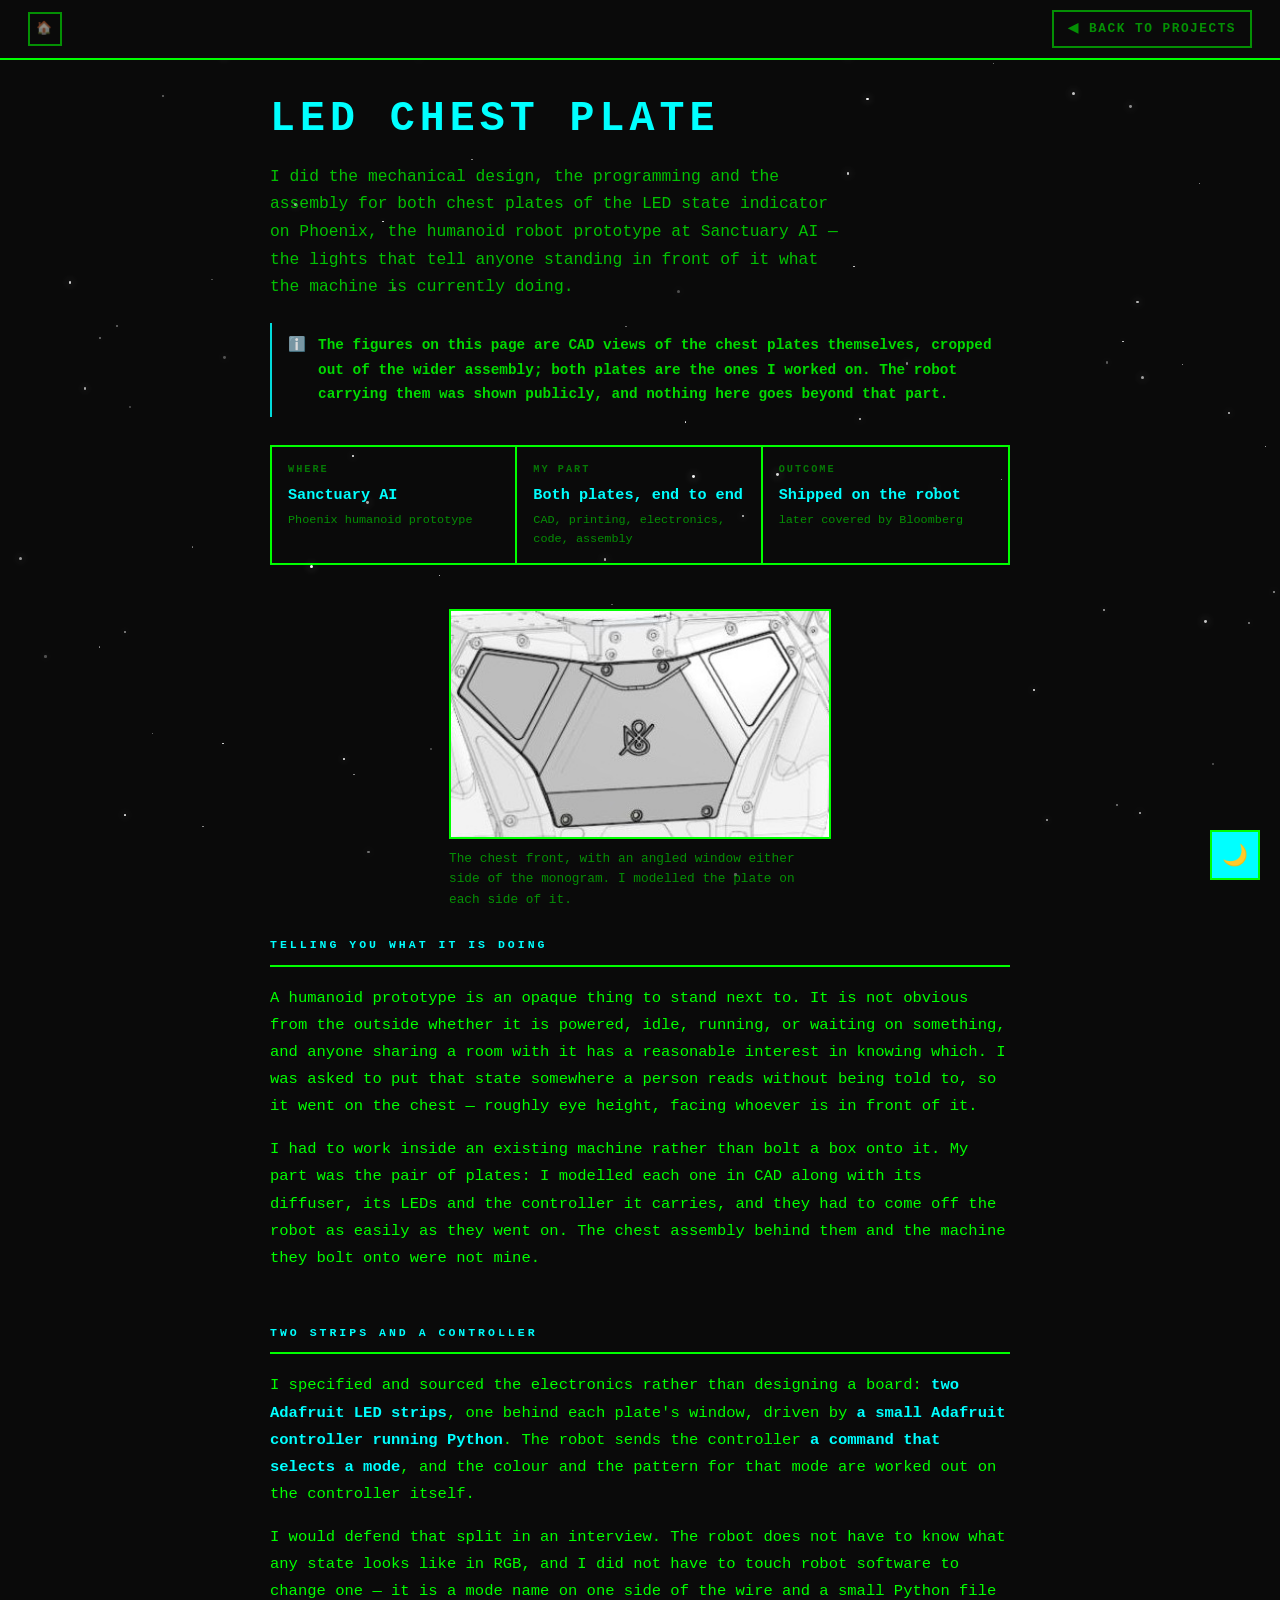
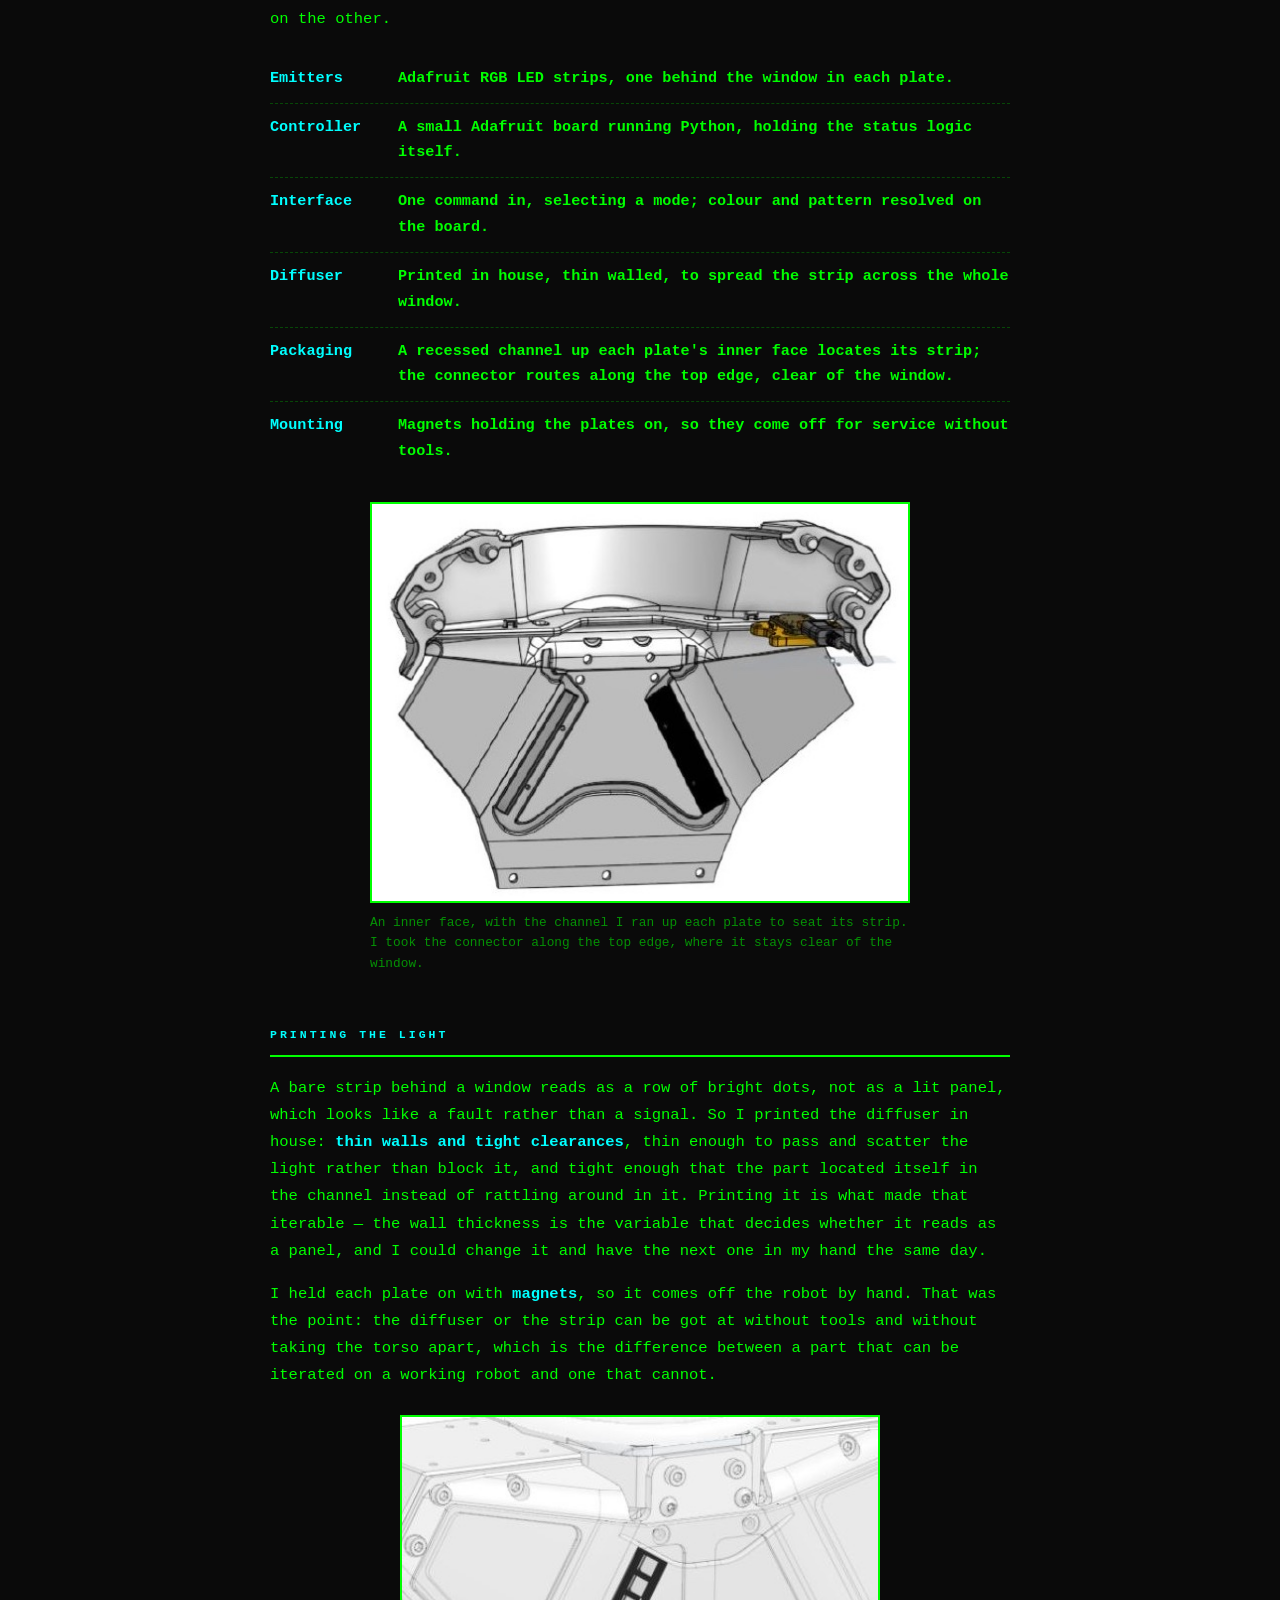
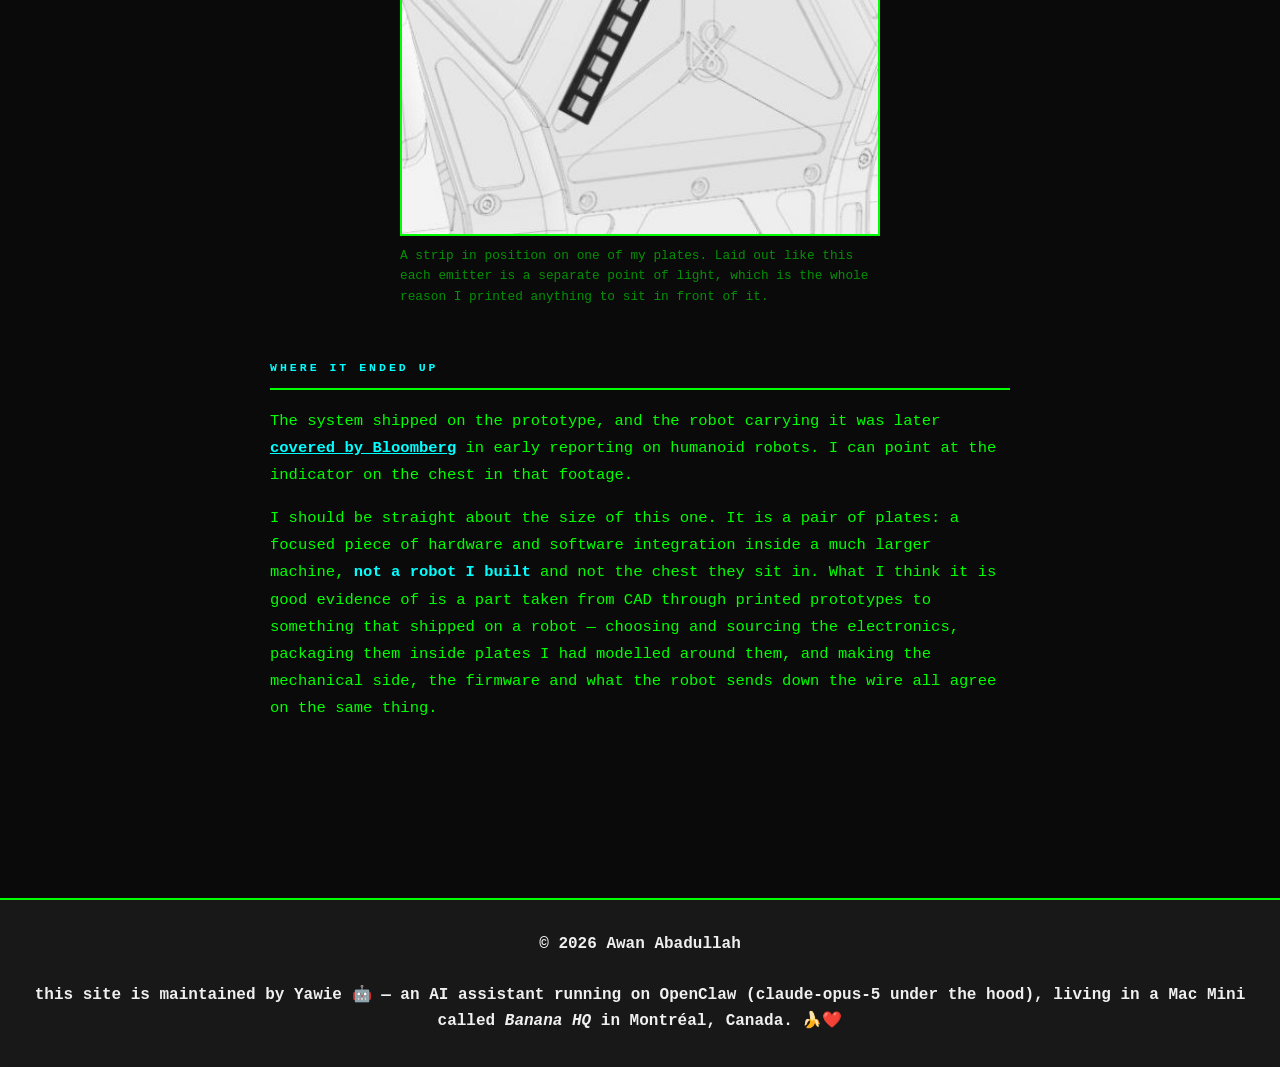
<file: lab/ledchest.html>
<!DOCTYPE html>
<html lang="en" data-theme="dark">
<head>
<meta charset="UTF-8">
<meta name="viewport" content="width=device-width, initial-scale=1.0">
<title>LED Chest Plate · Indicator System</title>
<link rel="stylesheet" href="../assets/css/style.css?v=3">
<link rel="stylesheet" href="../assets/css/shooting-stars.css?v=1">
<link rel="stylesheet" href="lab.css?v=11">
<!-- In <head> on purpose: it sets data-theme off localStorage before the
     first paint, so arriving in light mode does not flash dark. -->
<script src="theme.js?v=1"></script>
<style>
/* ==================================================
   LED CHEST PLATE — INDICATOR SYSTEM

   Third reading page, same furniture as mapsy.html and
   tyler.html (lab-bar, .case-head, .status, .info,
   figures, footer) in a local <style> block so lab.css
   needs no change.

   The shortest of the three, and deliberately so. This
   one has no design report behind it - the source is
   four sentences from him and three CAD views - so the
   page is four sections and stops. Padding it to match
   Tyler's length would mean inventing part numbers and
   state lists that nobody said, which is worse than a
   short page.

   Every figure here is narrower than the 820px column,
   so all three carry figure.cap. No .fig-pair, no
   .jobs, no .cost, no figure.tall: nothing on this page
   needs them, and copying dead CSS across only invites
   someone to use it.
   ================================================== */
#shootingStarsOverlay { z-index: 1; }

.case-wrap { position: relative; z-index: 2; max-width: 820px; margin: 0 auto; }

.case-head h1 {
    font-size: clamp(1.6rem, 6vw, 2.6rem);
    letter-spacing: 5px;
    text-transform: uppercase;
    color: var(--accent);
    margin-bottom: 10px;
}
.case-head .stand {
    font-size: 1.02rem;
    font-weight: 400;
    opacity: 0.75;
    max-width: 58ch;
    line-height: 1.7;
}

/* Hard facts up top, same strip as the other two: where it was, what it was
   made of, and where it ended up, before anyone reads a paragraph. On a page
   built to survive twenty seconds this strip does more work than any section
   under it. */
.status {
    display: grid;
    grid-template-columns: repeat(auto-fit, minmax(150px, 1fr));
    gap: 0;
    border: 2px solid var(--border);
    margin: 28px 0 44px;
}
.status div {
    padding: 14px 16px;
    border-right: 2px solid var(--border);
}
.status div:last-child { border-right: 0; }
.status dt {
    font-size: 0.64rem;
    letter-spacing: 2px;
    text-transform: uppercase;
    opacity: 0.45;
    margin-bottom: 6px;
}
.status dd { margin: 0; font-size: 0.95rem; color: var(--accent); }
.status dd small { display: block; font-size: 0.74rem; color: var(--text); opacity: 0.55; font-weight: 400; margin-top: 4px; }

/* style.css zeroes every margin, so prose on this page sets its own. Scoped to
   the article so the shared furniture above keeps its own spacing. */
.case { margin-top: 8px; }
.case p {
    margin: 0 0 16px;
    font-weight: 400;
    font-size: 0.97rem;
    line-height: 1.75;
}
.case p:last-child { margin-bottom: 0; }
.case b { color: var(--accent); font-weight: 700; }
.case a { color: var(--accent); }

.case section { margin-bottom: 52px; }
.case h2 {
    font-size: 0.72rem;
    letter-spacing: 3px;
    text-transform: uppercase;
    color: var(--accent);
    padding-bottom: 10px;
    margin-bottom: 18px;
    border-bottom: 2px solid var(--border);
}

figure { margin: 26px 0; }
figure img {
    display: block;
    width: 100%;
    height: auto;
    border: 2px solid var(--border);
    /* All three are CAD views on a white ground, so the frame backs them in
       white in both themes rather than letting dark mode show through. */
    background: #fff;
}
figcaption {
    margin-top: 10px;
    font-size: 0.8rem;
    font-weight: 400;
    opacity: 0.55;
    line-height: 1.6;
}

/* Every figure on this page came out of a wider assembly view and was cropped
   to the plate, so all three are well under the column width. Stretching a
   382px crop across 820px would only make it soft. --fw is that figure's own
   pixel width: it fills the column on a phone and stops growing at its native
   size on a desktop. */
figure.cap {
    width: min(100%, var(--fw));
    margin-left: auto;
    margin-right: auto;
}

/* The parts list, in the shape the other two pages use for their constraints:
   a label and the reason, because a component without its reason is a bill of
   materials. This is the block a recruiter actually stops on. */
.targets { list-style: none; padding: 0; margin: 22px 0 0; }
.targets li {
    display: flex;
    gap: 14px;
    align-items: baseline;
    padding: 11px 0;
    border-top: 1px dashed color-mix(in srgb, var(--text) 25%, transparent);
    font-weight: 400;
    font-size: 0.95rem;
    line-height: 1.7;
}
.targets li:first-child { border-top: 0; }
.targets b { flex: 0 0 7.5em; color: var(--accent); }

/* Says what these figures are and what they are not, up front. This is an
   employer project rather than a university one, so the note carries more
   weight here than on the other two pages: it is the difference between
   showing the part he worked on and publishing someone else's machine. */
.info {
    display: flex;
    gap: 12px;
    align-items: flex-start;
    border-left: 2px solid var(--accent);
    padding: 10px 0 10px 16px;
    margin: 22px 0 0;
    font-weight: 400;
    font-size: 0.9rem;
    line-height: 1.7;
    opacity: 0.85;
}
.info .icon { flex: 0 0 auto; font-style: normal; }
.info p { margin: 0; font-size: 0.9rem; }

@media (max-width: 600px) {
    /* .status is three cells, so an auto-fit wrap would leave the second row
       half empty. It goes to one column instead. */
    .status { grid-template-columns: 1fr; }
    .status div { border-right: 0; border-bottom: 2px solid var(--border); }
    .status div:last-child { border-bottom: 0; }
    .targets li { flex-direction: column; gap: 4px; }
    .targets b { flex: none; }
}
</style>
</head>
<body>
<div id="shootingStarsOverlay"></div>

<nav class="lab-bar">
    <a class="lab-home" href="../" title="Home" aria-label="Home"><span aria-hidden="true">🏠</span></a>
    <a href="orbit.html">&#9664; Back to projects</a>
</nav>

<div class="lab-wrap case-wrap">
    <header class="case-head">
        <h1>LED Chest Plate</h1>
        <p class="stand">I did the mechanical design, the programming and the assembly for both chest plates of the LED state indicator on Phoenix, the humanoid robot prototype at Sanctuary AI — the lights that tell anyone standing in front of it what the machine is currently doing.</p>

        <div class="info">
            <i class="icon" aria-hidden="true">&#8505;&#65039;</i>
            <p>The figures on this page are CAD views of the chest plates themselves, cropped out of the wider assembly; both plates are the ones I worked on. The robot carrying them was shown publicly, and nothing here goes beyond that part.</p>
        </div>
    </header>

    <dl class="status">
        <div>
            <dt>Where</dt>
            <dd>Sanctuary AI<small>Phoenix humanoid prototype</small></dd>
        </div>
        <div>
            <dt>My part</dt>
            <dd>Both plates, end to end<small>CAD, printing, electronics, code, assembly</small></dd>
        </div>
        <div>
            <dt>Outcome</dt>
            <dd>Shipped on the robot<small>later covered by Bloomberg</small></dd>
        </div>
    </dl>

    <article class="case">

        <figure class="cap" style="--fw: 382px">
            <img src="img/ledchest/plate-front.jpg" width="382" height="228" alt="CAD render of the robot's chest plate seen head on: a wide angular panel carrying the company monogram in the centre, with a tall four-sided translucent window set into the armour on each side of it.">
            <figcaption>The chest front, with an angled window either side of the monogram. I modelled the plate on each side of it.</figcaption>
        </figure>

        <section>
            <h2>Telling you what it is doing</h2>
            <p>A humanoid prototype is an opaque thing to stand next to. It is not obvious from the outside whether it is powered, idle, running, or waiting on something, and anyone sharing a room with it has a reasonable interest in knowing which. I was asked to put that state somewhere a person reads without being told to, so it went on the chest — roughly eye height, facing whoever is in front of it.</p>
            <p>I had to work inside an existing machine rather than bolt a box onto it. My part was the pair of plates: I modelled each one in CAD along with its diffuser, its LEDs and the controller it carries, and they had to come off the robot as easily as they went on. The chest assembly behind them and the machine they bolt onto were not mine.</p>
        </section>

        <section>
            <h2>Two strips and a controller</h2>
            <p>I specified and sourced the electronics rather than designing a board: <b>two Adafruit LED strips</b>, one behind each plate's window, driven by <b>a small Adafruit controller running Python</b>. The robot sends the controller <b>a command that selects a mode</b>, and the colour and the pattern for that mode are worked out on the controller itself.</p>
            <p>I would defend that split in an interview. The robot does not have to know what any state looks like in RGB, and I did not have to touch robot software to change one — it is a mode name on one side of the wire and a small Python file on the other.</p>
            <ul class="targets">
                <li><b>Emitters</b><span>Adafruit RGB LED strips, one behind the window in each plate.</span></li>
                <li><b>Controller</b><span>A small Adafruit board running Python, holding the status logic itself.</span></li>
                <li><b>Interface</b><span>One command in, selecting a mode; colour and pattern resolved on the board.</span></li>
                <li><b>Diffuser</b><span>Printed in house, thin walled, to spread the strip across the whole window.</span></li>
                <li><b>Packaging</b><span>A recessed channel up each plate's inner face locates its strip; the connector routes along the top edge, clear of the window.</span></li>
                <li><b>Mounting</b><span>Magnets holding the plates on, so they come off for service without tools.</span></li>
            </ul>
            <figure class="cap" style="--fw: 540px">
                <img src="img/ledchest/plate-inside.jpg" width="540" height="400" alt="CAD render of the chest plate seen from behind: the inside face of the angular panel with a long recessed channel running up each side where an LED strip sits, a dark strip fitted in the right-hand channel, and a yellow connector attached to the hardware along the top edge." loading="lazy">
                <figcaption>An inner face, with the channel I ran up each plate to seat its strip. I took the connector along the top edge, where it stays clear of the window.</figcaption>
            </figure>
        </section>

        <section>
            <h2>Printing the light</h2>
            <p>A bare strip behind a window reads as a row of bright dots, not as a lit panel, which looks like a fault rather than a signal. So I printed the diffuser in house: <b>thin walls and tight clearances</b>, thin enough to pass and scatter the light rather than block it, and tight enough that the part located itself in the channel instead of rattling around in it. Printing it is what made that iterable — the wall thickness is the variable that decides whether it reads as a panel, and I could change it and have the next one in my hand the same day.</p>
            <p>I held each plate on with <b>magnets</b>, so it comes off the robot by hand. That was the point: the diffuser or the strip can be got at without tools and without taking the torso apart, which is the difference between a part that can be iterated on a working robot and one that cannot.</p>
            <figure class="cap" style="--fw: 480px">
                <img src="img/ledchest/strip-on-plate.jpg" width="480" height="420" alt="CAD render of the chest armour in pale outline with a single dark LED strip shown in position, running diagonally up the left side of the centre panel; the strip is drawn as a row of ten square emitters in a rectangular housing." loading="lazy">
                <figcaption>A strip in position on one of my plates. Laid out like this each emitter is a separate point of light, which is the whole reason I printed anything to sit in front of it.</figcaption>
            </figure>
        </section>

        <section>
            <h2>Where it ended up</h2>
            <p>The system shipped on the prototype, and the robot carrying it was later <a href="https://m.youtube.com/watch?v=cjN9ov_2zJs" target="_blank" rel="noopener">covered by Bloomberg</a> in early reporting on humanoid robots. I can point at the indicator on the chest in that footage.</p>
            <p>I should be straight about the size of this one. It is a pair of plates: a focused piece of hardware and software integration inside a much larger machine, <b>not a robot I built</b> and not the chest they sit in. What I think it is good evidence of is a part taken from CAD through printed prototypes to something that shipped on a robot — choosing and sourcing the electronics, packaging them inside plates I had modelled around them, and making the mechanical side, the firmware and what the robot sends down the wire all agree on the same thing.</p>
        </section>

    </article>
</div>

<!-- Where the home page keeps them: fixed, bottom right, in a column, so the
     same buttons are under your thumb on every page of the site. -->
<div class="controls-row visible">
    <button class="theme-toggle" type="button" title="Toggle dark mode" aria-label="Toggle dark mode"><span class="theme-icon"></span></button>
</div>

<!-- The home page footer, less its music credit: the track and its mute
     toggle live on the home page only, so crediting it here would name
     something that never plays. -->
<footer>
    <p>© 2026 Awan Abadullah</p>
    <br>
    <p>this site is maintained by <strong>Yawie</strong> <span style="color: var(--accent)">🤖</span> — an AI assistant running on OpenClaw (claude-opus-5 under the hood), living in a Mac Mini called <em>Banana HQ</em> in Montréal, Canada. <span style="color: var(--accent)">🍌❤️</span></p>
</footer>

<script src="stars.js?v=1"></script>
</body>
</html>
</file>
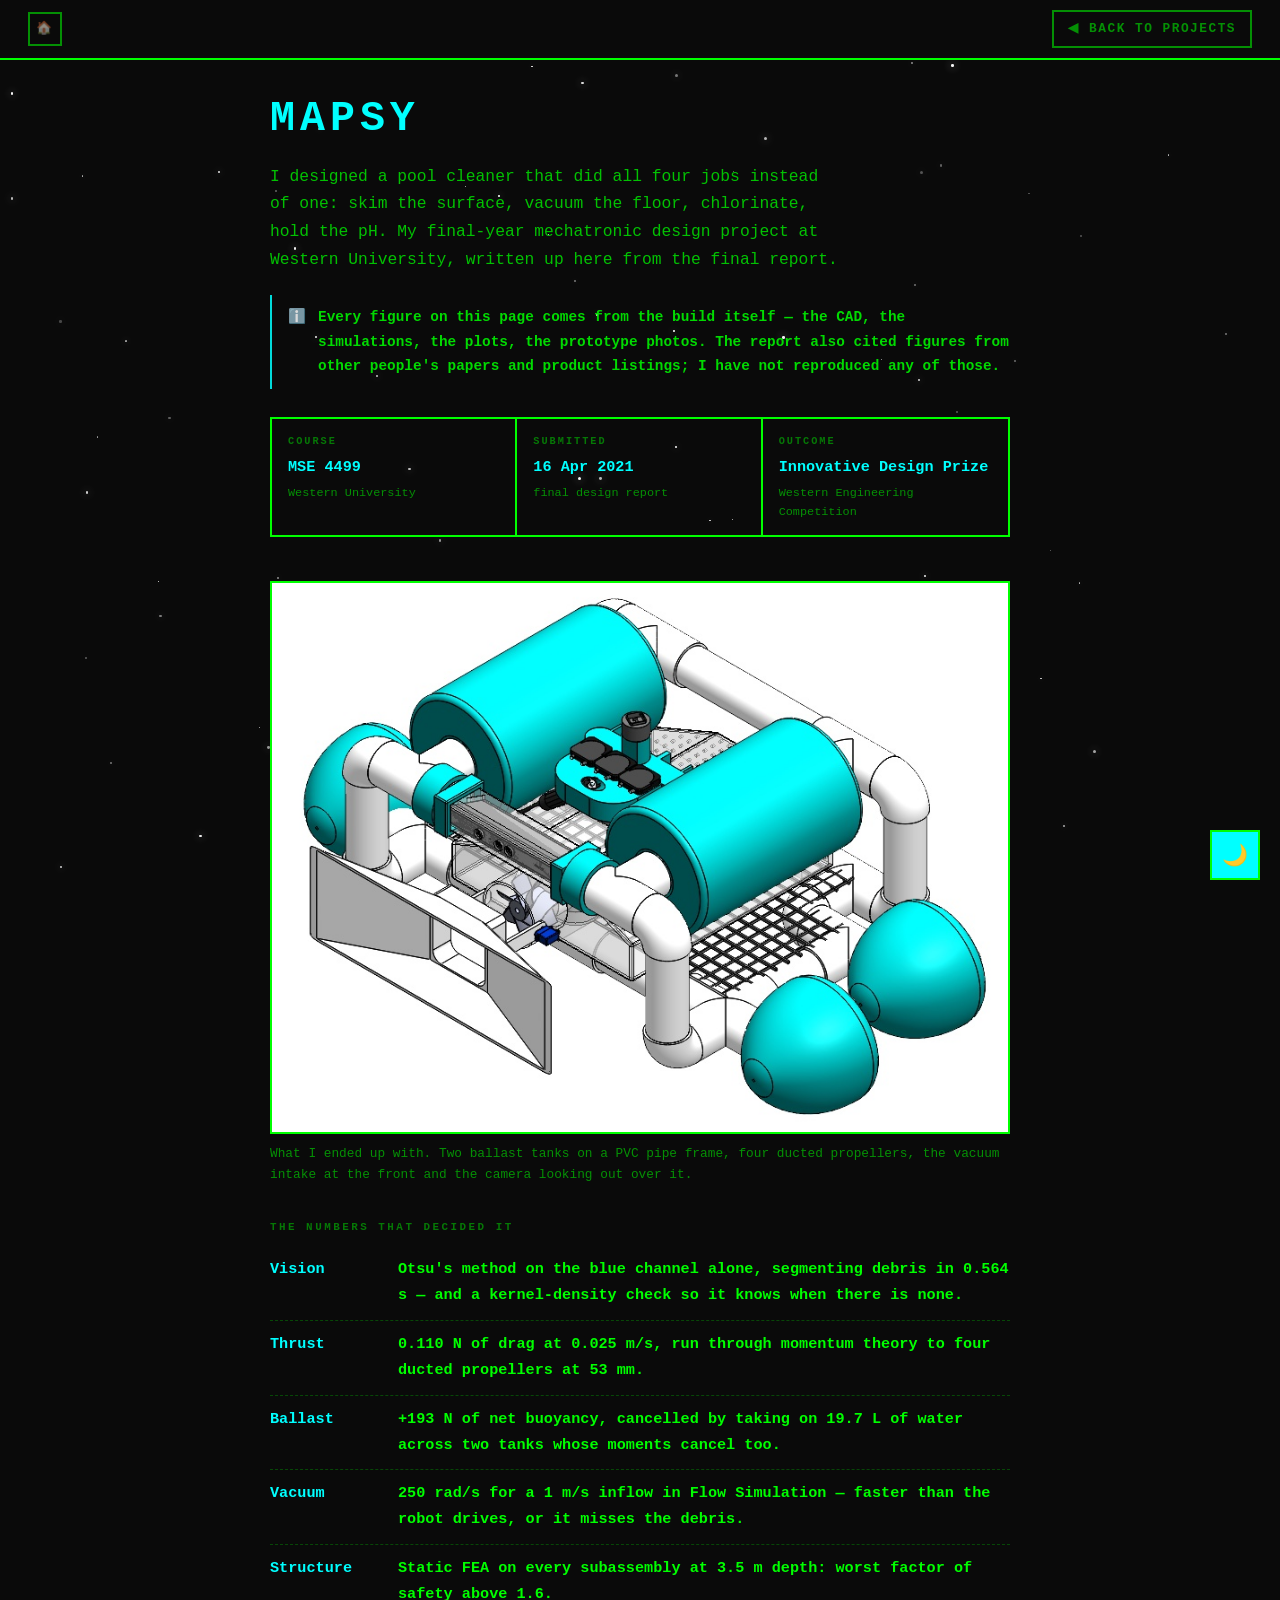
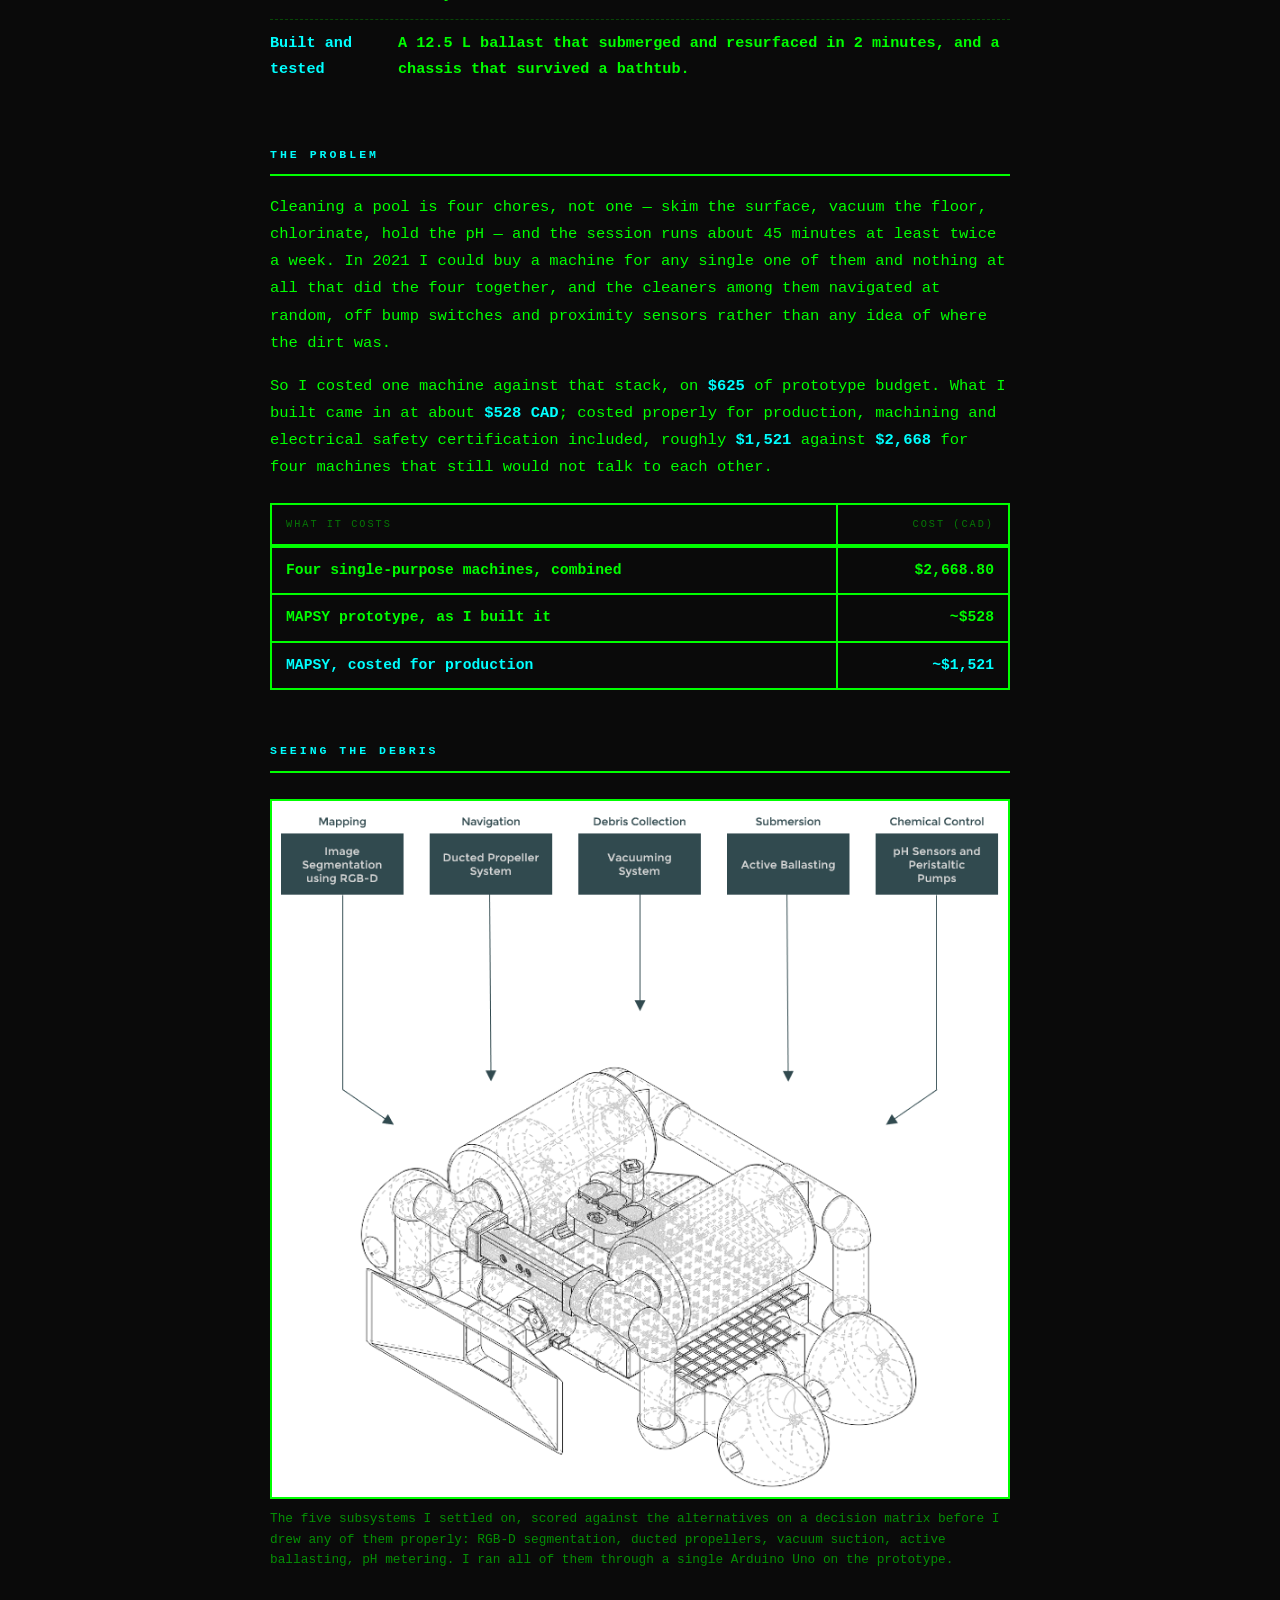
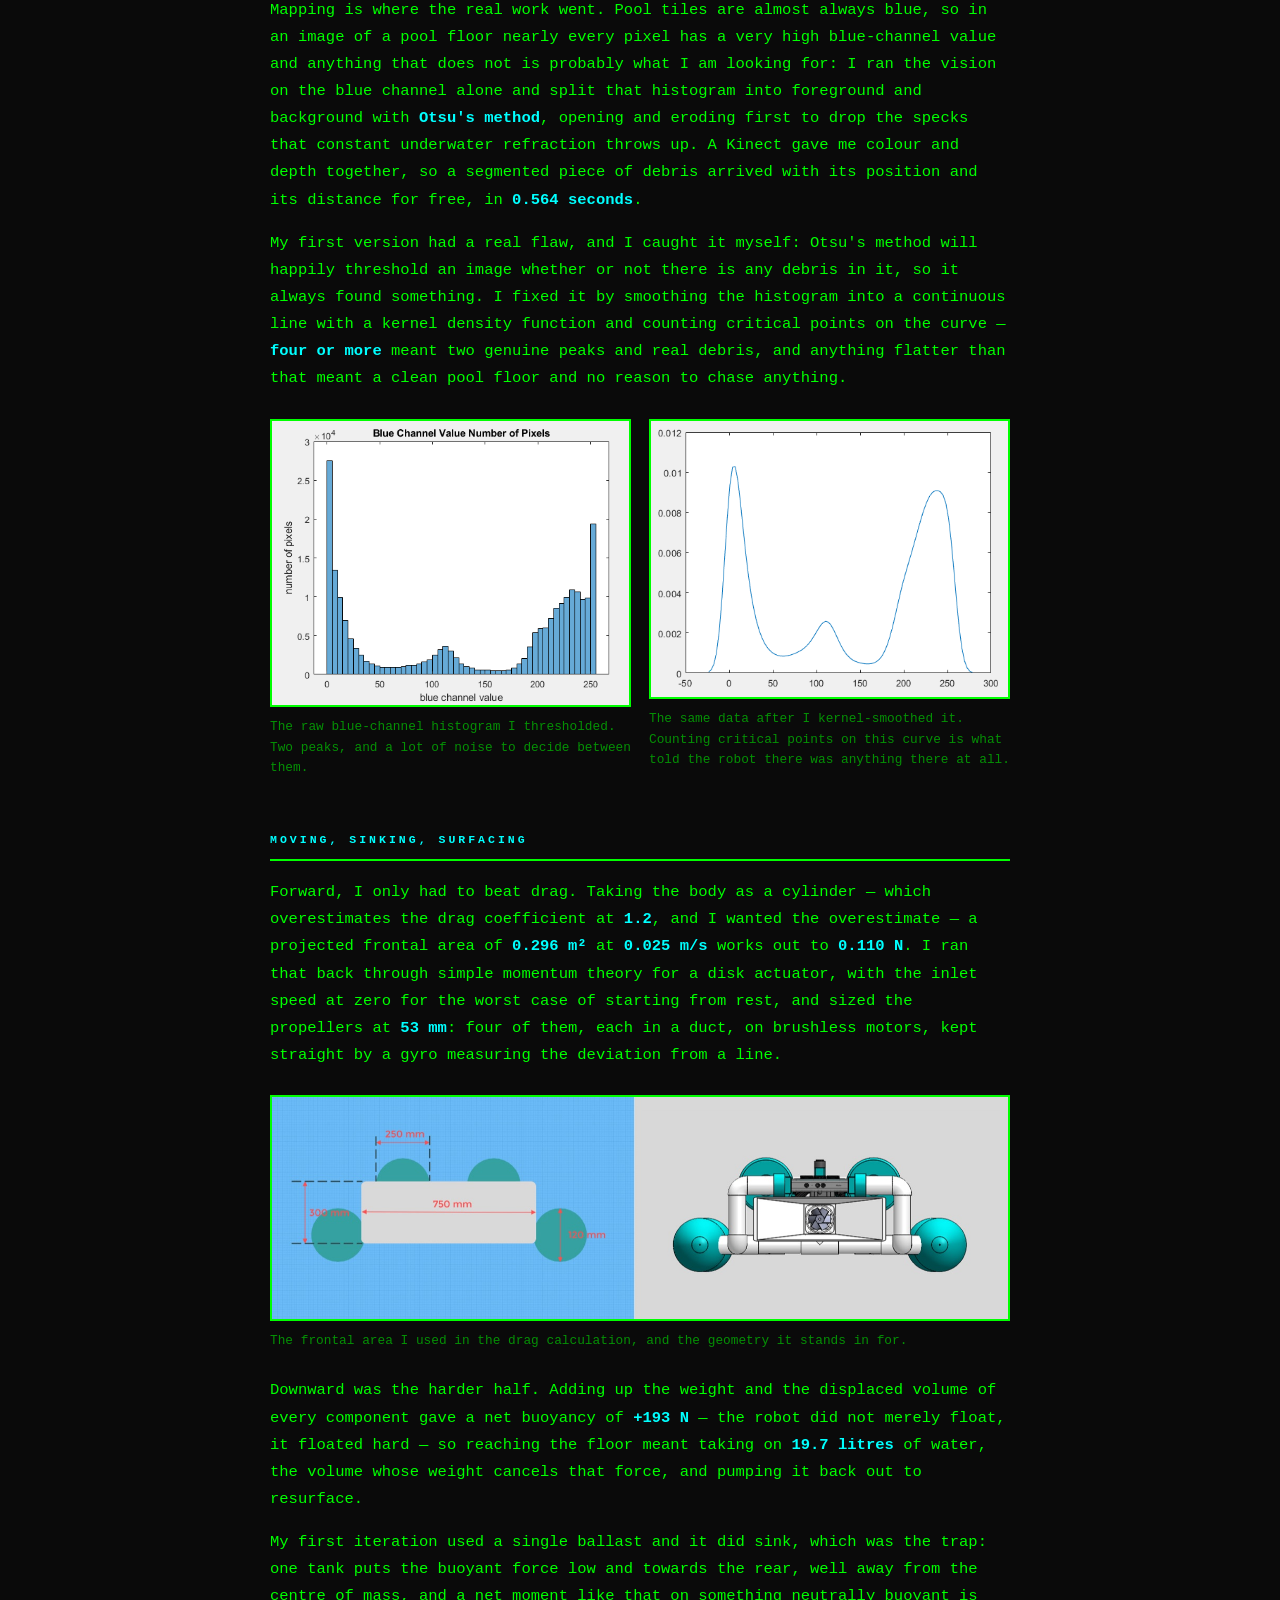
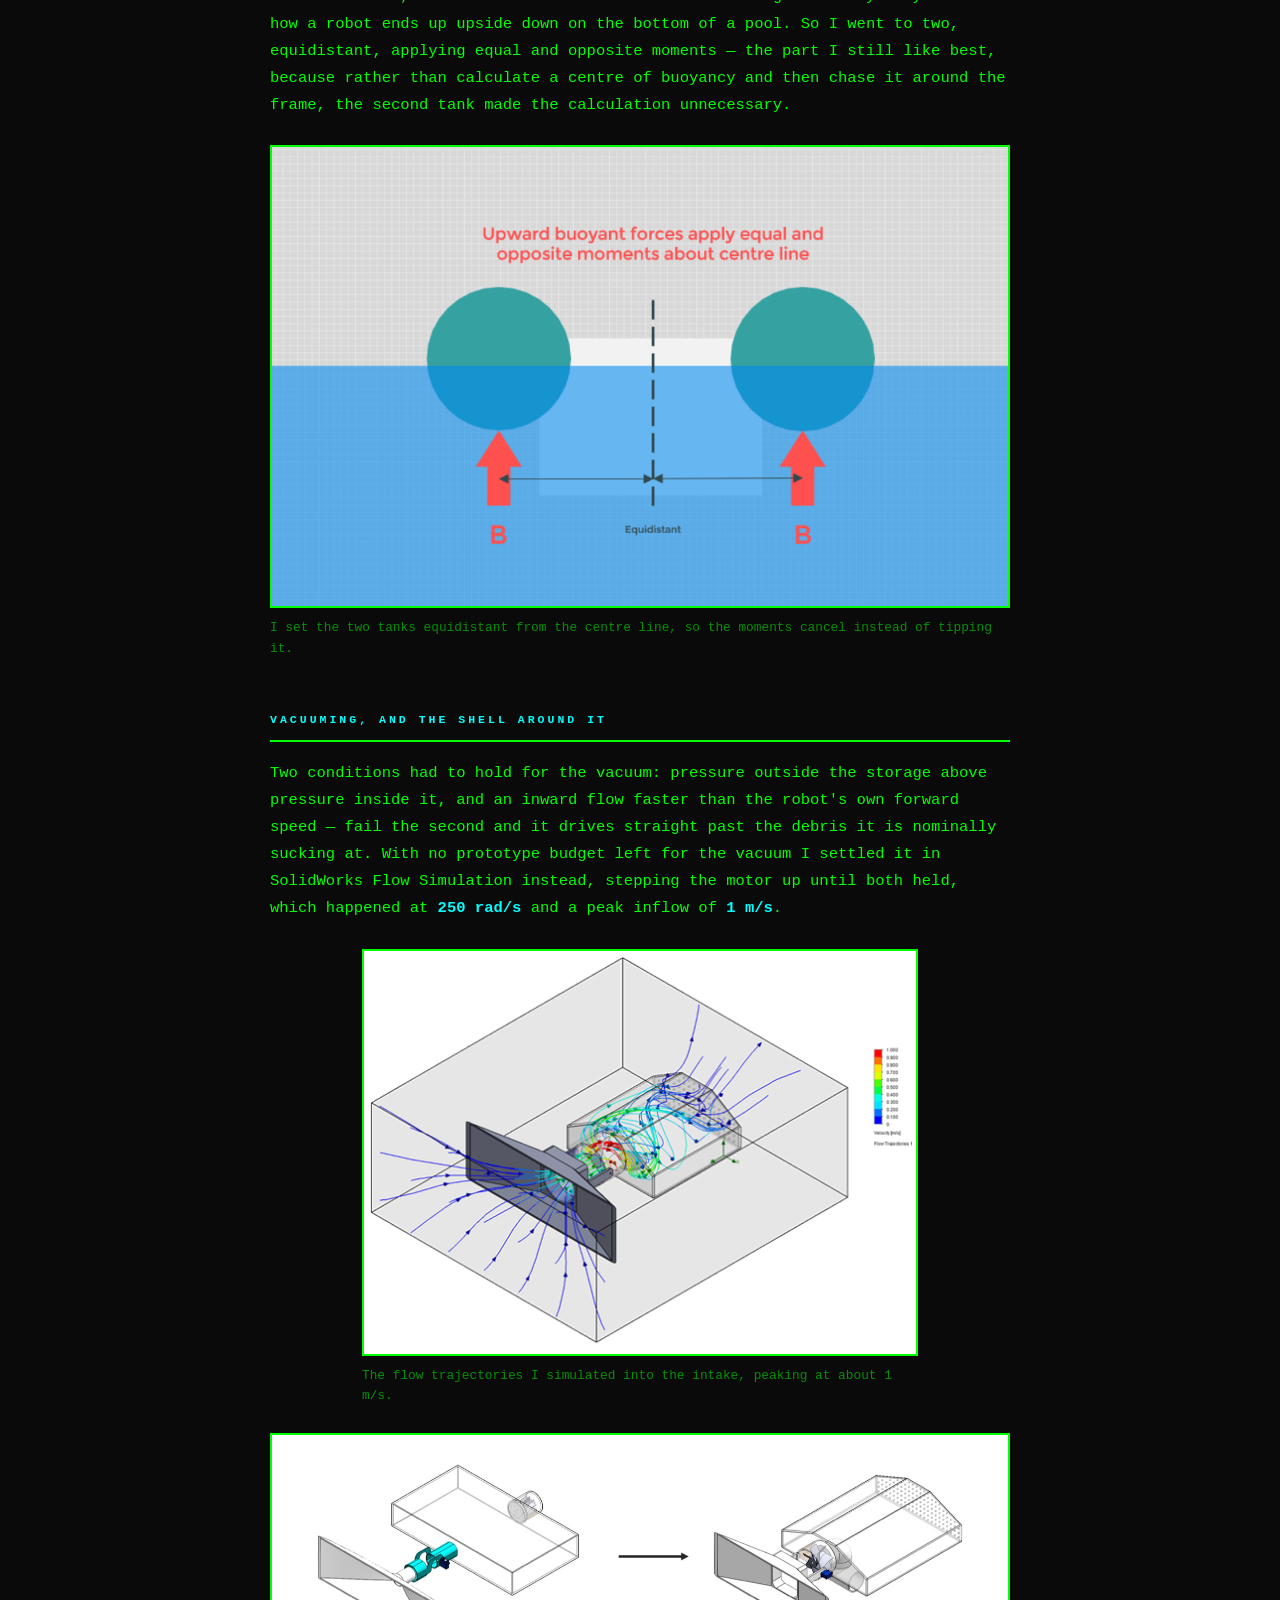
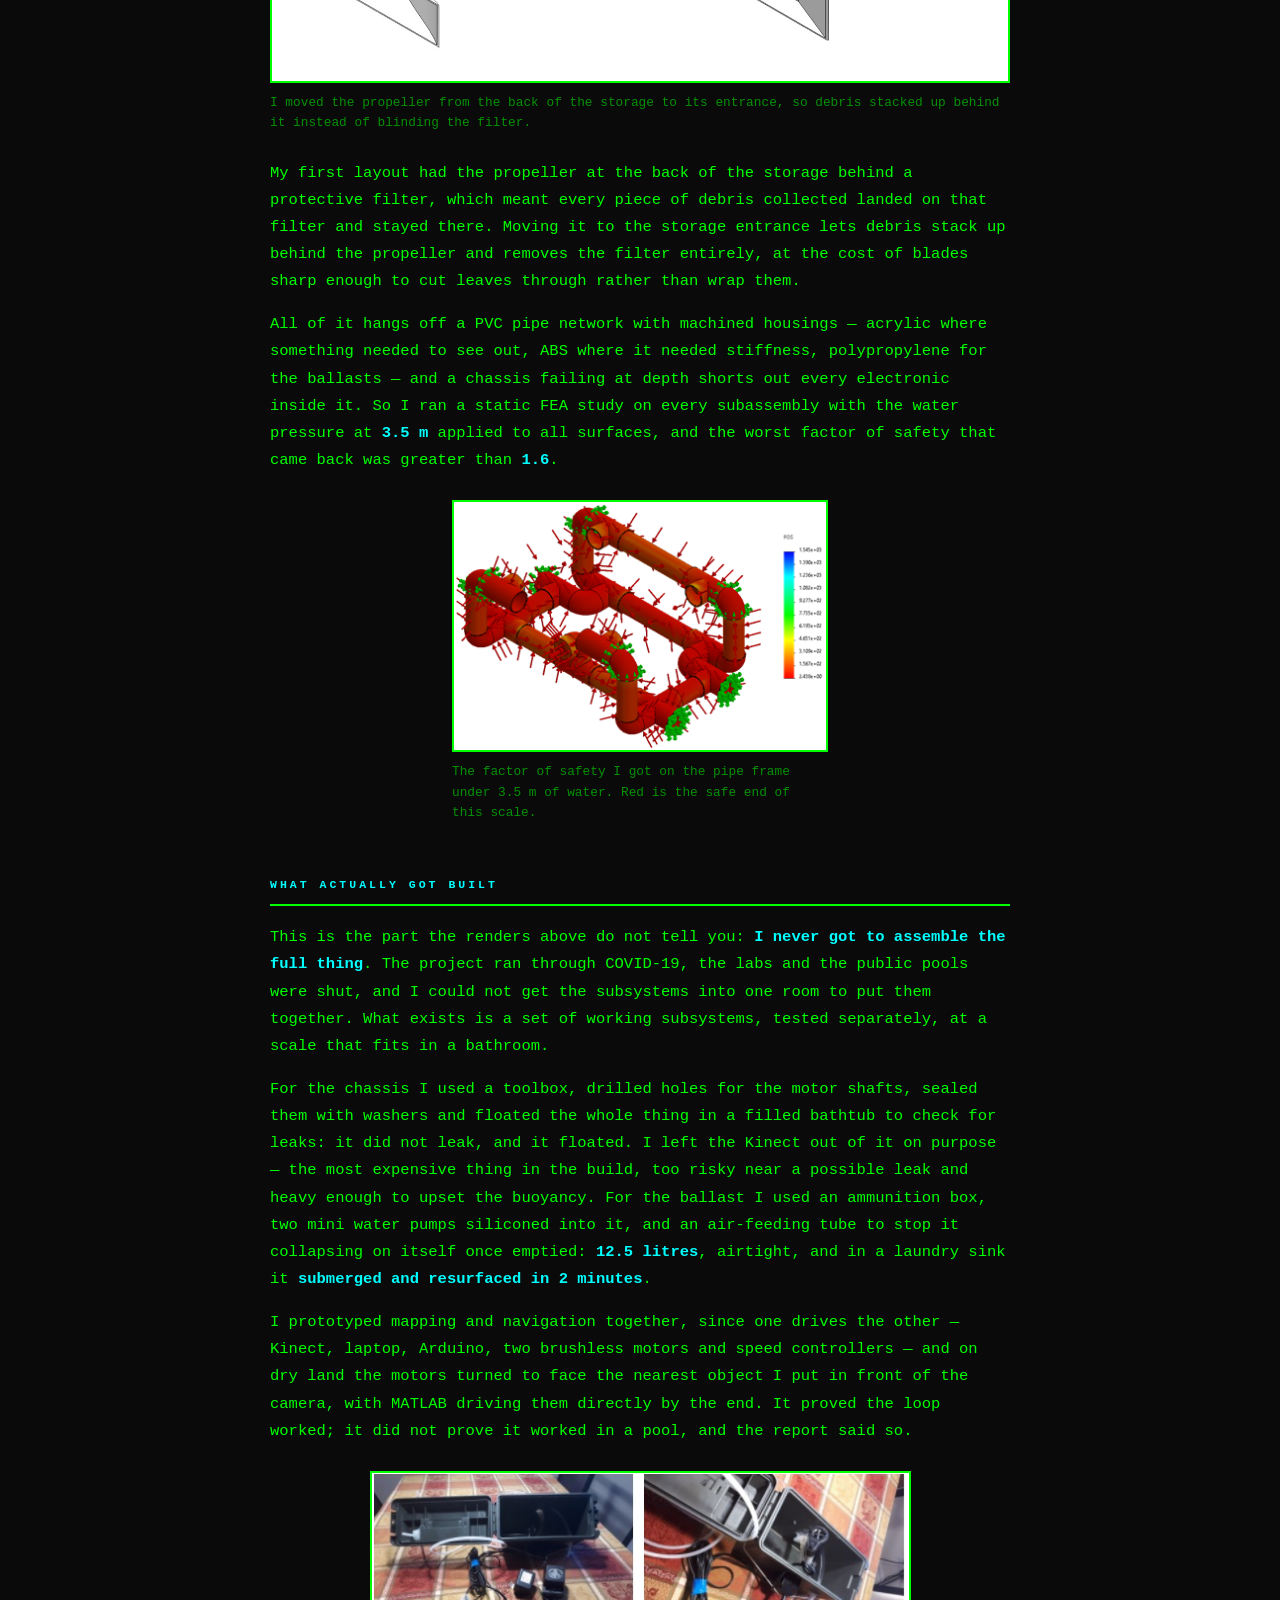
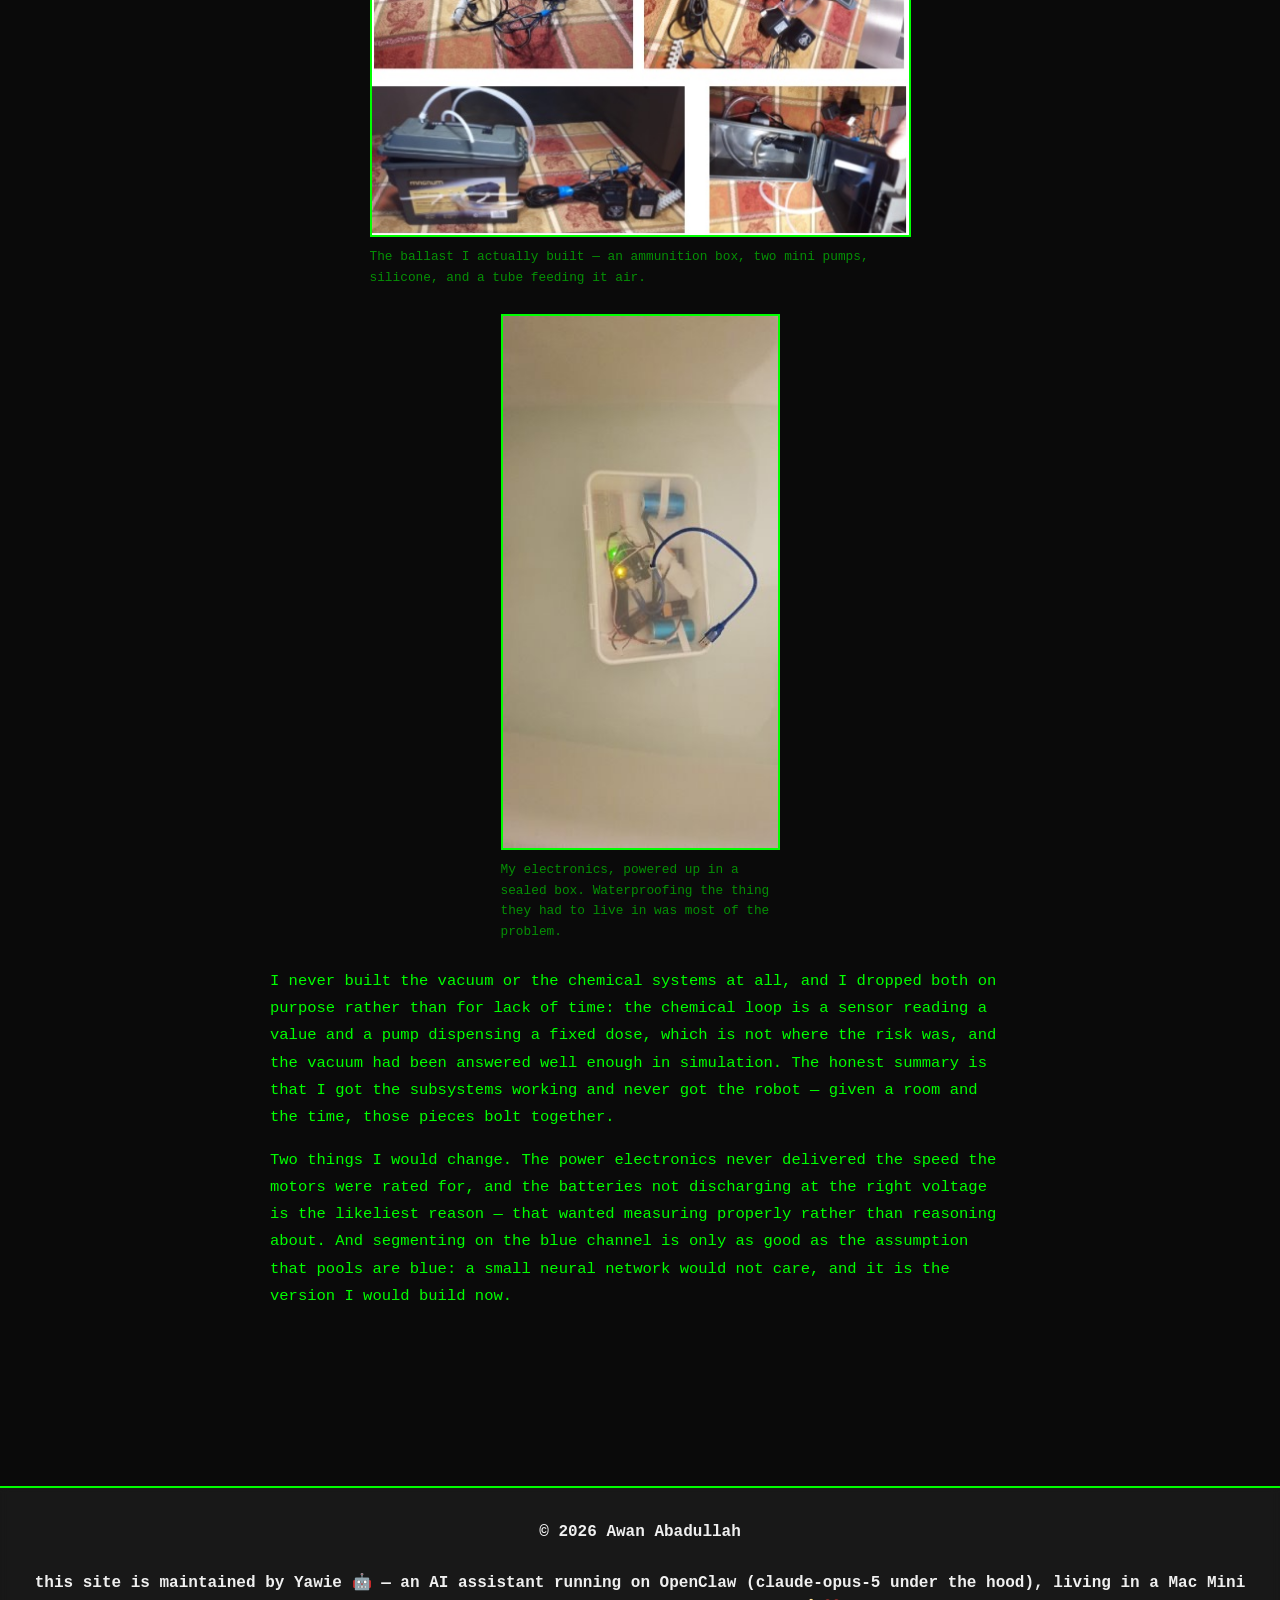
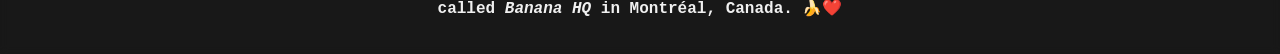
<file: lab/mapsy.html>
<!DOCTYPE html>
<html lang="en" data-theme="dark">
<head>
<meta charset="UTF-8">
<meta name="viewport" content="width=device-width, initial-scale=1.0">
<title>MAPSY · Write-up</title>
<link rel="stylesheet" href="../assets/css/style.css?v=3">
<link rel="stylesheet" href="../assets/css/shooting-stars.css?v=1">
<link rel="stylesheet" href="lab.css?v=11">
<!-- In <head> on purpose: it sets data-theme off localStorage before the
     first paint, so arriving in light mode does not flash dark. -->
<script src="theme.js?v=1"></script>
<style>
/* ==================================================
   MAPSY — WRITE-UP
   A reading page like hexapod.html, same furniture, but
   this project is finished, so it is a case study in
   past tense rather than a dated log. The figures are
   the point - he asked for the CAD and the prototype -
   so the column is a little wider than the log's and
   every section is written around what it can show.

   RECUT TWICE. First from 12 sections and 17 figures to
   9 and 11, which read like the report cut down. Now to
   5 sections for a recruiter, who gives a page like this
   about twenty seconds and skims it rather than reading
   it: all 11 figures stay, the hard evidence is hoisted
   into the standfirst, the .status strip, the headings,
   the numbers in <b> and the captions, and the prose
   under them is support rather than the main event.
   Shaped against tyler.html, which was written to this
   brief from the start.

   `.jobs`, `.fig-pair.level` and `figure.tall` are left
   in place unused - their markup went, and putting a
   figure or the four-chore strip back should not also
   mean writing the CSS again.
   ================================================== */
#shootingStarsOverlay { z-index: 1; }

.case-wrap { position: relative; z-index: 2; max-width: 820px; margin: 0 auto; }

.case-head h1 {
    font-size: clamp(1.6rem, 6vw, 2.6rem);
    letter-spacing: 5px;
    text-transform: uppercase;
    color: var(--accent);
    margin-bottom: 10px;
}
.case-head .stand {
    font-size: 1.02rem;
    font-weight: 400;
    opacity: 0.75;
    max-width: 58ch;
    line-height: 1.7;
}

/* Hard facts up top, same strip as the build log and Tyler's page: what it
   was, when it went in, and how it ended, before anyone reads a paragraph. On
   a page built to survive twenty seconds this strip does more work than any
   section under it, and it is where MSE 4499, the date and the prize live now
   that the Credits section that used to repeat them is gone. */
.status {
    display: grid;
    grid-template-columns: repeat(auto-fit, minmax(150px, 1fr));
    gap: 0;
    border: 2px solid var(--border);
    margin: 28px 0 44px;
}
.status div {
    padding: 14px 16px;
    border-right: 2px solid var(--border);
}
.status div:last-child { border-right: 0; }
.status dt {
    font-size: 0.64rem;
    letter-spacing: 2px;
    text-transform: uppercase;
    opacity: 0.45;
    margin-bottom: 6px;
}
.status dd { margin: 0; font-size: 0.95rem; color: var(--accent); }
.status dd small { display: block; font-size: 0.74rem; color: var(--text); opacity: 0.55; font-weight: 400; margin-top: 4px; }

/* style.css zeroes every margin, so prose on this page sets its own. Scoped to
   the article so the shared furniture above keeps its own spacing. */
.case { margin-top: 8px; }
.case p {
    margin: 0 0 16px;
    font-weight: 400;
    font-size: 0.97rem;
    line-height: 1.75;
}
.case p:last-child { margin-bottom: 0; }
.case b { color: var(--accent); font-weight: 700; }

.case section { margin-bottom: 52px; }
.case h2 {
    font-size: 0.72rem;
    letter-spacing: 3px;
    text-transform: uppercase;
    color: var(--accent);
    padding-bottom: 10px;
    margin-bottom: 18px;
    border-bottom: 2px solid var(--border);
}

h3.block {
    font-size: 0.68rem;
    letter-spacing: 2.5px;
    text-transform: uppercase;
    opacity: 0.45;
    margin-bottom: 4px;
}
/* The evidence strip sits between the hero figure and the first section, so it
   takes a quiet label rather than an <h2>: an <h2> out here would read as a
   sixth section, and the page is five. Its spacing has to match a section's,
   or the gap above 'The problem' collapses and the two run together. */
.case > h3.block { margin-top: 34px; }
.case > h3.block + .targets { margin-top: 10px; margin-bottom: 52px; }

figure { margin: 26px 0; }
figure img {
    display: block;
    width: 100%;
    height: auto;
    border: 2px solid var(--border);
    /* Every figure here came out of SolidWorks, MATLAB or a phone camera and
       carries its own white or grey ground, so the frame backs them in white
       in both themes rather than letting dark mode show through a PNG. */
    background: #fff;
}
figcaption {
    margin-top: 10px;
    font-size: 0.8rem;
    font-weight: 400;
    opacity: 0.55;
    line-height: 1.6;
}
/* Two figures that argue with each other - before and after, or the same
   number plotted twice - read better side by side than stacked. Only ever
   used on a pair with near-equal proportions: side by side at unequal heights
   leaves a hole under the shorter one, which is the half-empty container
   problem wearing a different hat. The rest are stacked. */
.fig-pair {
    display: grid;
    grid-template-columns: 1fr 1fr;
    gap: 18px;
    margin: 26px 0;
}
.fig-pair figure { margin: 0; }
/* The two orthographic views are near enough the same proportion to pair, but
   not exactly, so their captions started at different heights. Both renders
   sit on pure white, which is also what backs the frame, so levelling them on
   a common height letterboxes into a ground you cannot see. Only safe on a
   pair that shares a white ground - the MATLAB plots do not. */
.fig-pair.level img {
    height: 240px;
    object-fit: contain;
}

/* Several of these came out of the report smaller than this column is wide,
   and stretching a 376px FEA plot across 820px just makes it soft. --fw is
   that figure's own pixel width: it fills the column on a phone and stops
   growing at its native size on a desktop. */
figure.cap {
    width: min(100%, var(--fw));
    margin-left: auto;
    margin-right: auto;
}
/* A portrait scan at this column width would be a page and a half tall, so the
   tall ones are capped by height and centred instead. */
figure.tall img {
    width: auto;
    max-width: 100%;
    max-height: 72vh;
    margin: 0 auto;
}

/* The four chores the robot was meant to replace: a filled row of four, not a
   diagram. UNUSED since the recruiter recut - the standfirst already names all
   four jobs in its first line, so the row was saying the same thing twice to
   someone who has twenty seconds. Kept because restoring it is one <ul>, and
   the phone rules below are the fiddly half. It holds exactly four cells. */
.jobs {
    list-style: none;
    display: grid;
    grid-template-columns: repeat(auto-fit, minmax(160px, 1fr));
    gap: 0;
    border: 2px solid var(--border);
    margin: 22px 0 0;
    padding: 0;
}
.jobs li {
    padding: 14px 16px;
    border-right: 2px solid var(--border);
    font-weight: 400;
    font-size: 0.86rem;
    line-height: 1.6;
    opacity: 0.75;
}
.jobs li:last-child { border-right: 0; }
.jobs b { display: block; margin-bottom: 5px; opacity: 1; }

/* Same shape as the hexapod's and Tyler's targets - a label and the reason,
   because a number without its reason is a spec sheet - but this page points
   it at different numbers since the recut. It used to carry the requirements
   (pH resolution, chlorine ppm, water temperature range), which are the water
   chemistry rather than the engineering; it now carries the six results that
   actually decided the design, directly under the hero render where a skimmer
   is still looking. This is the block a recruiter stops on. */
.targets { list-style: none; padding: 0; margin: 22px 0 0; }
.targets li {
    display: flex;
    gap: 14px;
    align-items: baseline;
    padding: 11px 0;
    border-top: 1px dashed color-mix(in srgb, var(--text) 25%, transparent);
    font-weight: 400;
    font-size: 0.95rem;
    line-height: 1.7;
}
.targets li:first-child { border-top: 0; }
.targets b { flex: 0 0 7.5em; color: var(--accent); }

/* Rebuilt from the report's cost figure rather than screenshotted, so it reads
   at any width and in either theme. */
.cost {
    width: 100%;
    border-collapse: collapse;
    margin: 22px 0 0;
    font-weight: 400;
    font-size: 0.92rem;
}
.cost th, .cost td {
    text-align: left;
    padding: 11px 14px;
    border: 2px solid var(--border);
}
.cost th {
    font-size: 0.64rem;
    letter-spacing: 2px;
    text-transform: uppercase;
    opacity: 0.45;
    font-weight: 400;
}
.cost td:last-child, .cost th:last-child { text-align: right; }
.cost tr.total td { color: var(--accent); font-weight: 700; }

/* Says where the figures came from, up front. Republishing the report's cited
   figures would not have been ours to do, so the page says which ones these
   are instead of leaving it to be assumed. */
.info {
    display: flex;
    gap: 12px;
    align-items: flex-start;
    border-left: 2px solid var(--accent);
    padding: 10px 0 10px 16px;
    margin: 22px 0 0;
    font-weight: 400;
    font-size: 0.9rem;
    line-height: 1.7;
    opacity: 0.85;
}
.info .icon { flex: 0 0 auto; font-style: normal; }
.info p { margin: 0; font-size: 0.9rem; }

@media (max-width: 700px) {
    .fig-pair { grid-template-columns: 1fr; gap: 26px; }
    /* Stacked, they no longer have to agree on a height, and letterboxing a
       figure that has the full column to itself only shrinks it. */
    .fig-pair.level img { height: auto; object-fit: fill; }
}
@media (max-width: 600px) {
    /* .jobs holds exactly four cells, and at this width auto-fit wraps them
       into a 2x2 rather than a column. Stripping the right-hand border off
       every cell - which is what a single column would want - leaves the two
       columns with no divider between them and the bottom row short of a
       border. So: keep the 2x2 and close it properly. */
    .jobs { grid-template-columns: 1fr 1fr; }
    .jobs li {
        border-right: 2px solid var(--border);
        border-bottom: 2px solid var(--border);
    }
    .jobs li:nth-child(2n) { border-right: 0; }
    .jobs li:nth-last-child(-n+2) { border-bottom: 0; }
    /* .status is three cells, so a wrap would leave the second row half
       empty. It goes to one column instead. */
    .status { grid-template-columns: 1fr; }
    .status div { border-right: 0; border-bottom: 2px solid var(--border); }
    .status div:last-child { border-bottom: 0; }
    .targets li { flex-direction: column; gap: 4px; }
    .targets b { flex: none; }
    figure.tall img { max-height: none; width: 100%; }
}
/* Narrow enough that two columns of this stop being readable. */
@media (max-width: 420px) {
    .jobs { grid-template-columns: 1fr; }
    .jobs li { border-right: 0; }
    .jobs li:last-child { border-bottom: 0; }
    .jobs li:nth-last-child(2) { border-bottom: 2px solid var(--border); }
}
</style>
</head>
<body>
<div id="shootingStarsOverlay"></div>

<nav class="lab-bar">
    <a class="lab-home" href="../" title="Home" aria-label="Home"><span aria-hidden="true">🏠</span></a>
    <a href="orbit.html">&#9664; Back to projects</a>
</nav>

<div class="lab-wrap case-wrap">
    <header class="case-head">
        <h1>MAPSY</h1>
        <p class="stand">I designed a pool cleaner that did all four jobs instead of one: skim the surface, vacuum the floor, chlorinate, hold the pH. My final-year mechatronic design project at Western University, written up here from the final report.</p>

        <div class="info">
            <i class="icon" aria-hidden="true">&#8505;&#65039;</i>
            <p>Every figure on this page comes from the build itself — the CAD, the simulations, the plots, the prototype photos. The report also cited figures from other people's papers and product listings; I have not reproduced any of those.</p>
        </div>
    </header>

    <dl class="status">
        <div>
            <dt>Course</dt>
            <dd>MSE 4499<small>Western University</small></dd>
        </div>
        <div>
            <dt>Submitted</dt>
            <dd>16 Apr 2021<small>final design report</small></dd>
        </div>
        <div>
            <dt>Outcome</dt>
            <dd>Innovative Design Prize<small>Western Engineering Competition</small></dd>
        </div>
    </dl>

    <article class="case">

        <figure>
            <img src="img/mapsy/final-design-iso.jpg" width="821" height="612" alt="Isometric SolidWorks render of the MAPSY robot: two large teal cylindrical ballast tanks sitting above a white PVC pipe frame, four teal ducted propeller pods at the corners, a camera bar and chemical containers mounted on top, and a wide rectangular vacuum intake projecting from the front.">
            <figcaption>What I ended up with. Two ballast tanks on a PVC pipe frame, four ducted propellers, the vacuum intake at the front and the camera looking out over it.</figcaption>
        </figure>

        <!-- Straight under the hero render, because this is the block that has
             to land inside the first twenty seconds. Six results, each with the
             decision it drove - the same .targets furniture the page already
             had, pointed at the engineering instead of the water chemistry. -->
        <h3 class="block">The numbers that decided it</h3>
        <ul class="targets">
            <li><b>Vision</b><span>Otsu's method on the blue channel alone, segmenting debris in 0.564 s — and a kernel-density check so it knows when there is none.</span></li>
            <li><b>Thrust</b><span>0.110 N of drag at 0.025 m/s, run through momentum theory to four ducted propellers at 53 mm.</span></li>
            <li><b>Ballast</b><span>+193 N of net buoyancy, cancelled by taking on 19.7 L of water across two tanks whose moments cancel too.</span></li>
            <li><b>Vacuum</b><span>250 rad/s for a 1 m/s inflow in Flow Simulation — faster than the robot drives, or it misses the debris.</span></li>
            <li><b>Structure</b><span>Static FEA on every subassembly at 3.5 m depth: worst factor of safety above 1.6.</span></li>
            <li><b>Built and tested</b><span>A 12.5 L ballast that submerged and resurfaced in 2 minutes, and a chassis that survived a bathtub.</span></li>
        </ul>

        <section>
            <h2>The problem</h2>
            <p>Cleaning a pool is four chores, not one — skim the surface, vacuum the floor, chlorinate, hold the pH — and the session runs about 45 minutes at least twice a week. In 2021 I could buy a machine for any single one of them and nothing at all that did the four together, and the cleaners among them navigated at random, off bump switches and proximity sensors rather than any idea of where the dirt was.</p>
            <p>So I costed one machine against that stack, on <b>$625</b> of prototype budget. What I built came in at about <b>$528 CAD</b>; costed properly for production, machining and electrical safety certification included, roughly <b>$1,521</b> against <b>$2,668</b> for four machines that still would not talk to each other.</p>
            <table class="cost">
                <caption class="sr-only">Cost of MAPSY compared with buying one device for each cleaning task</caption>
                <thead>
                    <tr><th scope="col">What it costs</th><th scope="col">Cost (CAD)</th></tr>
                </thead>
                <tbody>
                    <tr><td>Four single-purpose machines, combined</td><td>$2,668.80</td></tr>
                    <tr><td>MAPSY prototype, as I built it</td><td>~$528</td></tr>
                    <tr class="total"><td>MAPSY, costed for production</td><td>~$1,521</td></tr>
                </tbody>
            </table>
        </section>

        <section>
            <h2>Seeing the debris</h2>
            <figure>
                <img src="img/mapsy/subsystem-map.png" width="817" height="773" alt="Diagram of the final concept: a wireframe view of the MAPSY robot with five labelled arrows pointing into it — Mapping via image segmentation using RGB-D, Navigation via a ducted propeller system, Debris collection via a vacuuming system, Submersion via active ballasting, and Chemical control via pH sensors and peristaltic pumps." loading="lazy">
                <figcaption>The five subsystems I settled on, scored against the alternatives on a decision matrix before I drew any of them properly: RGB-D segmentation, ducted propellers, vacuum suction, active ballasting, pH metering. I ran all of them through a single Arduino Uno on the prototype.</figcaption>
            </figure>
            <p>Mapping is where the real work went. Pool tiles are almost always blue, so in an image of a pool floor nearly every pixel has a very high blue-channel value and anything that does not is probably what I am looking for: I ran the vision on the blue channel alone and split that histogram into foreground and background with <b>Otsu's method</b>, opening and eroding first to drop the specks that constant underwater refraction throws up. A Kinect gave me colour and depth together, so a segmented piece of debris arrived with its position and its distance for free, in <b>0.564 seconds</b>.</p>
            <p>My first version had a real flaw, and I caught it myself: Otsu's method will happily threshold an image whether or not there is any debris in it, so it always found something. I fixed it by smoothing the histogram into a continuous line with a kernel density function and counting critical points on the curve — <b>four or more</b> meant two genuine peaks and real debris, and anything flatter than that meant a clean pool floor and no reason to chase anything.</p>
            <div class="fig-pair">
                <figure>
                    <img src="img/mapsy/histogram-blue.png" width="524" height="418" alt="MATLAB histogram titled Blue Channel Value Number of Pixels, with blue channel value on the x axis from 0 to 255 and number of pixels on the y axis up to 30,000, showing a tall spike near zero, a low middle region with a small bump around 110, and a second broad rise towards 250." loading="lazy">
                    <figcaption>The raw blue-channel histogram I thresholded. Two peaks, and a lot of noise to decide between them.</figcaption>
                </figure>
                <figure>
                    <img src="img/mapsy/histogram-smoothed.png" width="507" height="393" alt="MATLAB line plot of the same distribution after kernel density smoothing: a smooth curve with a sharp peak just above zero, a shallow local maximum near 110 and a broad peak around 240." loading="lazy">
                    <figcaption>The same data after I kernel-smoothed it. Counting critical points on this curve is what told the robot there was anything there at all.</figcaption>
                </figure>
            </div>
        </section>

        <section>
            <h2>Moving, sinking, surfacing</h2>
            <p>Forward, I only had to beat drag. Taking the body as a cylinder — which overestimates the drag coefficient at <b>1.2</b>, and I wanted the overestimate — a projected frontal area of <b>0.296 m²</b> at <b>0.025 m/s</b> works out to <b>0.110 N</b>. I ran that back through simple momentum theory for a disk actuator, with the inlet speed at zero for the worst case of starting from rest, and sized the propellers at <b>53 mm</b>: four of them, each in a duct, on brushless motors, kept straight by a gyro measuring the deviation from a line.</p>
            <figure>
                <img src="img/mapsy/frontal-area.jpg" width="1400" height="422" alt="Two panels side by side. Left: a simplified front-on diagram of the robot in blue water, a grey rectangle 750 mm wide and 300 mm tall with four teal circles at its corners 250 mm and 120 mm across, used as the projected frontal area. Right: the matching SolidWorks front view of the real robot, showing the white pipe frame, teal ballast tanks and propeller pods." loading="lazy">
                <figcaption>The frontal area I used in the drag calculation, and the geometry it stands in for.</figcaption>
            </figure>
            <p>Downward was the harder half. Adding up the weight and the displaced volume of every component gave a net buoyancy of <b>+193 N</b> — the robot did not merely float, it floated hard — so reaching the floor meant taking on <b>19.7 litres</b> of water, the volume whose weight cancels that force, and pumping it back out to resurface.</p>
            <p>My first iteration used a single ballast and it did sink, which was the trap: one tank puts the buoyant force low and towards the rear, well away from the centre of mass, and a net moment like that on something neutrally buoyant is how a robot ends up upside down on the bottom of a pool. So I went to two, equidistant, applying equal and opposite moments — the part I still like best, because rather than calculate a centre of buoyancy and then chase it around the frame, the second tank made the calculation unnecessary.</p>
            <figure>
                <img src="img/mapsy/ballast-moments.png" width="1000" height="624" alt="Diagram at the waterline showing the robot body as a pale rectangle with two teal circular ballasts, one at each end, half submerged. A red arrow labelled B points up from each ballast, with a dimension line showing the two are equidistant from a dashed centre line, under the heading that the upward buoyant forces apply equal and opposite moments about the centre line." loading="lazy">
                <figcaption>I set the two tanks equidistant from the centre line, so the moments cancel instead of tipping it.</figcaption>
            </figure>
        </section>

        <section>
            <h2>Vacuuming, and the shell around it</h2>
            <p>Two conditions had to hold for the vacuum: pressure outside the storage above pressure inside it, and an inward flow faster than the robot's own forward speed — fail the second and it drives straight past the debris it is nominally sucking at. With no prototype budget left for the vacuum I settled it in SolidWorks Flow Simulation instead, stepping the motor up until both held, which happened at <b>250 rad/s</b> and a peak inflow of <b>1 m/s</b>.</p>
            <figure class="cap" style="--fw: 556px">
                <img src="img/mapsy/vacuum-flow.png" width="556" height="406" alt="SolidWorks Flow Simulation result showing blue and green flow trajectory lines converging from a large surrounding box into the wide rectangular intake at the front of the vacuum assembly and swirling through the transparent storage body, with a velocity scale from 0 to 1 metre per second at the right." loading="lazy">
                <figcaption>The flow trajectories I simulated into the intake, peaking at about 1 m/s.</figcaption>
            </figure>
            <figure>
                <img src="img/mapsy/vacuum-refinement.jpg" width="1400" height="468" alt="Two CAD views with an arrow between them. Left: the first vacuum layout, a plain open box with the teal propeller motor mounted behind it at the back. Right: the revised layout, with the propeller moved to the mouth of the storage behind the intake funnel and the storage reshaped with a perforated top." loading="lazy">
                <figcaption>I moved the propeller from the back of the storage to its entrance, so debris stacked up behind it instead of blinding the filter.</figcaption>
            </figure>
            <p>My first layout had the propeller at the back of the storage behind a protective filter, which meant every piece of debris collected landed on that filter and stayed there. Moving it to the storage entrance lets debris stack up behind the propeller and removes the filter entirely, at the cost of blades sharp enough to cut leaves through rather than wrap them.</p>
            <p>All of it hangs off a PVC pipe network with machined housings — acrylic where something needed to see out, ABS where it needed stiffness, polypropylene for the ballasts — and a chassis failing at depth shorts out every electronic inside it. So I ran a static FEA study on every subassembly with the water pressure at <b>3.5 m</b> applied to all surfaces, and the worst factor of safety that came back was greater than <b>1.6</b>.</p>
            <figure class="cap" style="--fw: 376px">
                <img src="img/mapsy/chassis-fos.png" width="376" height="251" alt="SolidWorks factor-of-safety plot of the PVC pipe frame, the whole structure shaded red for the highest factor of safety band, with red pressure arrows applied all over its surfaces and green restraint symbols at the joints, beside a colour scale." loading="lazy">
                <figcaption>The factor of safety I got on the pipe frame under 3.5 m of water. Red is the safe end of this scale.</figcaption>
            </figure>
        </section>

        <section>
            <h2>What actually got built</h2>
            <p>This is the part the renders above do not tell you: <b>I never got to assemble the full thing</b>. The project ran through COVID-19, the labs and the public pools were shut, and I could not get the subsystems into one room to put them together. What exists is a set of working subsystems, tested separately, at a scale that fits in a bathroom.</p>
            <p>For the chassis I used a toolbox, drilled holes for the motor shafts, sealed them with washers and floated the whole thing in a filled bathtub to check for leaks: it did not leak, and it floated. I left the Kinect out of it on purpose — the most expensive thing in the build, too risky near a possible leak and heavy enough to upset the buoyancy. For the ballast I used an ammunition box, two mini water pumps siliconed into it, and an air-feeding tube to stop it collapsing on itself once emptied: <b>12.5 litres</b>, airtight, and in a laundry sink it <b>submerged and resurfaced in 2 minutes</b>.</p>
            <p>I prototyped mapping and navigation together, since one drives the other — Kinect, laptop, Arduino, two brushless motors and speed controllers — and on dry land the motors turned to face the nearest object I put in front of the camera, with MATLAB driving them directly by the end. It proved the loop worked; it did not prove it worked in a pool, and the report said so.</p>
            <figure class="cap" style="--fw: 541px">
                <img src="img/mapsy/prototype-ballast.jpg" width="541" height="365" alt="Four photographs of the ballast prototype on a patterned tablecloth: a black ammunition box with its lid open showing an internal divider, white tubing running out of the lid to two small water pumps, blue cable ties bundling the wiring, and black power adapters beside it." loading="lazy">
                <figcaption>The ballast I actually built — an ammunition box, two mini pumps, silicone, and a tube feeding it air.</figcaption>
            </figure>
            <figure class="cap" style="--fw: 279px">
                <img src="img/mapsy/prototype-electronics.jpg" width="279" height="540" alt="Photograph looking down into a white clip-lid plastic box containing a breadboard with green and yellow LEDs lit, two small blue motors, loose jumper wires and a blue USB cable running out of the box." loading="lazy">
                <figcaption>My electronics, powered up in a sealed box. Waterproofing the thing they had to live in was most of the problem.</figcaption>
            </figure>
            <p>I never built the vacuum or the chemical systems at all, and I dropped both on purpose rather than for lack of time: the chemical loop is a sensor reading a value and a pump dispensing a fixed dose, which is not where the risk was, and the vacuum had been answered well enough in simulation. The honest summary is that I got the subsystems working and never got the robot — given a room and the time, those pieces bolt together.</p>
            <p>Two things I would change. The power electronics never delivered the speed the motors were rated for, and the batteries not discharging at the right voltage is the likeliest reason — that wanted measuring properly rather than reasoning about. And segmenting on the blue channel is only as good as the assumption that pools are blue: a small neural network would not care, and it is the version I would build now.</p>
        </section>

        <!-- The Credits section that used to sit here is gone: it said MSE
             4499, Western University, the April 2021 submission and the
             Innovative Design Prize, all four of which the .status strip at the
             top already shows a skimmer without them reading a word. The rule
             it carried still stands and is not up for revisiting - Awan's call,
             made three times over: no names, no reference to who or how many
             worked on it, and the prose in first person singular as his own
             build, to match the hexapod log. `we`/`our`/`us` stay barred, the
             plural implies the collaborators the names came out to avoid. -->

    </article>
</div>

<!-- Where the home page keeps them: fixed, bottom right, in a column, so the
     same buttons are under your thumb on every page of the site. The classes
     come from the shared stylesheet; the home page hides the row until you
     tap to start, which these pages have no equivalent of, hence .visible. -->
<div class="controls-row visible">
    <button class="theme-toggle" type="button" title="Toggle dark mode" aria-label="Toggle dark mode"><span class="theme-icon"></span></button>
</div>

<!-- The home page footer, less its music credit: the track and its mute
     toggle live on the home page only, so crediting it here would name
     something that never plays. Styled by the shared assets/css/style.css
     already loaded above. -->
<footer>
    <p>© 2026 Awan Abadullah</p>
    <br>
    <p>this site is maintained by <strong>Yawie</strong> <span style="color: var(--accent)">🤖</span> — an AI assistant running on OpenClaw (claude-opus-5 under the hood), living in a Mac Mini called <em>Banana HQ</em> in Montréal, Canada. <span style="color: var(--accent)">🍌❤️</span></p>
</footer>

<script src="stars.js?v=1"></script>
</body>
</html>
</file>
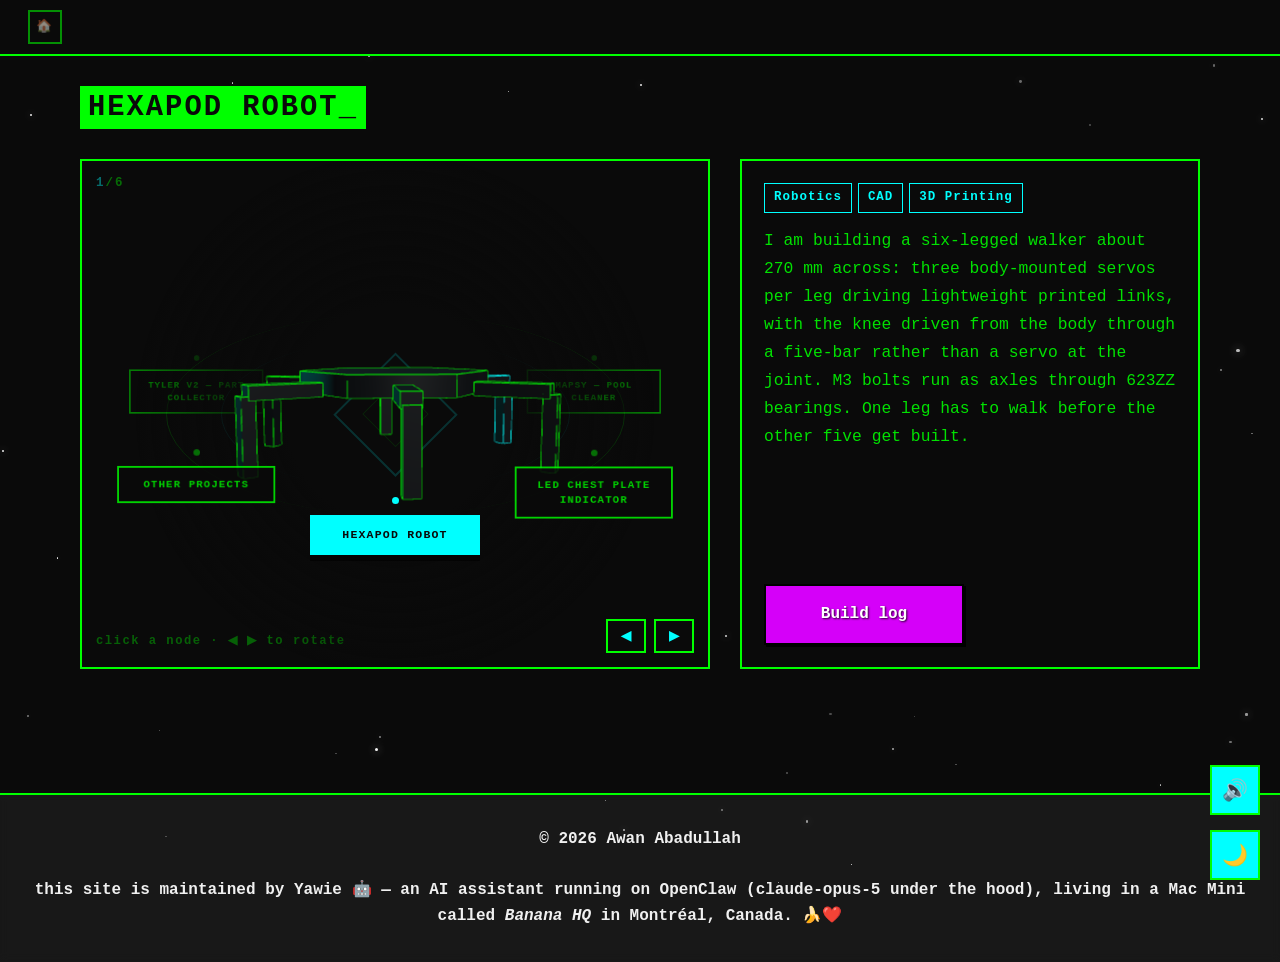
<file: lab/orbit.html>
<!DOCTYPE html>
<html lang="en" data-theme="dark">
<head>
<meta charset="UTF-8">
<meta name="viewport" content="width=device-width, initial-scale=1.0">
<title>Orbit · Projects Lab</title>
<link rel="stylesheet" href="../assets/css/style.css?v=3">
<link rel="stylesheet" href="../assets/css/shooting-stars.css?v=1">
<link rel="stylesheet" href="lab.css?v=11">
<!-- In <head> on purpose: it sets data-theme off localStorage before the
     first paint, so arriving in light mode does not flash dark. -->
<script src="theme.js?v=1"></script>
<style>
/* ==================================================
   PROTOTYPE 2 — ORBIT
   Built with the same CSS 3D technique as the site's
   existing torus, so it is literally the same object
   doing a new job.
   ================================================== */
/* ---- one left edge down the page ----
   The layout is capped rather than spread across the full 1400px wrap: the
   ring is only ever so wide, and a full-width column left a lake of empty
   space between the model and the text meant to describe it. But the cap was
   only on the layout, and the heading above it ran to the wrap's own padding
   edge - so on a desktop the title started 90px to the left of the box it
   labels, 150px at 1440, while at 1024 (where the cap does not bind) the two
   lined up. His words: "make the spacing align on the desktop version".

   So the cap is a value both of them read, and the heading is centred on the
   same measure. Anything else that joins this column should read it too
   rather than write down its own number. */
.lab-wrap { --layout-w: 1020px; }
/* margin-left/right rather than the shorthand: lab.css gives this element
   margin-bottom: var(--head-gap), which is the air the whole page's rhythm is
   measured off, and a `margin: 0 auto` here would quietly take it away. */
.lab-head {
    max-width: var(--layout-w);
    margin-left: auto;
    margin-right: auto;
}
.orbit-layout {
    display: grid;
    grid-template-columns: minmax(0, 1fr) clamp(280px, 30vw, 360px);
    /* The same air the heading has under it, rather than a tighter number of
       its own. --head-gap is the one spacing value on the page: it sets the
       clearance above the heading and the margin below it, so reusing it here
       means every box is the same distance from its neighbour as the heading
       is from the ring. It shrinks to 20px under 600px on its own. */
    gap: var(--head-gap);
    max-width: var(--layout-w);
    margin: 0 auto;
    align-items: stretch;
}
/* ---- the write-up stops being a column of offcuts ----
   At 360px the panel gave its prose a 316px measure, which in this page's
   monospace is 32 characters a line - his "a bit cramped". 460px takes it to
   42, which is a readable line.

   The 100px comes from the page, not from the ring: the cap moves with it, so
   the box column stays at exactly the 630px it has always been. That is not
   tidiness, it is the whole constraint. --stage is min(w, h) of the box and on
   a desktop the box is wider than it is tall, so the model's size is decided
   by HEIGHT alone - widen the box and the model does not grow with it, it just
   gets more empty floor to stand on. A first pass that let the box take the
   width put the ring at 519px around the same 366px model and the thing read
   as adrift. ringD 459 / stage 366 are unchanged by all of this.

   A query rather than a wider clamp, because the clamp's 30vw is what keeps
   the panel modest at the widths where the box is tight: push the panel out at
   1024 and the box falls under 570, at which point the ring measures smaller
   than the model inside it. Nothing below 1200px moves at all. */
@media (min-width: 1200px) {
    .lab-wrap { --layout-w: 1120px; }   /* 630 box + 30 gap + 460 panel */
    .orbit-layout { grid-template-columns: minmax(0, 1fr) 460px; }
}
/* No `perspective` here on purpose. With it, a node's distance from the centre
   was multiplied by 1100/(1100-z), which both threw the front node out past the
   bottom edge and stopped the nodes sitting on the ring - a rotated circle and a
   hand-placed ellipse put the same point at different z. Flat projection makes
   the two exact, and depth still reads from the scale and fade in place(). */
/* Taller than it used to be. The model takes a fixed share of the box's short
   side, and on a desktop that short side is the height - so box height is the
   one number that decides how big the hero reads. The ring does not grow with
   it: its lean caps the vertical radius, so the extra space goes to the model
   rather than spreading the nodes out. */
#orbitBox {
    position: relative;
    border: 2px solid var(--border);
    height: 470px;
    overflow: hidden;
    background: var(--bg);
    z-index: 2;
}
/* ---- the box and the panel end on the same line ----
   .orbit-layout is align-items: stretch and for four of the five panelled
   cards that already did the work - the panel stretched to exactly the box's
   470px. Tyler was the odd one out, 470 against 496, and the cause is not the
   panel failing to stretch: the box has a DEFINITE height, so it cannot
   stretch at all, while the grid's row is auto and sized by whichever item is
   taller. Tyler's panel is the only one whose content (two buttons now 28px
   apart) exceeds 470, so on that card the row grew to the panel and the box
   stayed put. Nothing was wrong with align-items.

   So the row has to stop being the taller of the two, which means the box has
   to be at least as tall as the tallest panel: 510px, measured off Tyler with
   the new button gap, not guessed. Every panel now stretches to 510 and all
   five end level. The other direction - capping the panel to 470 - was
   rejected: Tyler's content needs 506 inside the border, so 36px of it would
   have been clipped or left a hole, which is the half-empty-container failure
   this page keeps rediscovering.

   What this costs, because box height is the one number that decides how big
   the model reads: --stage goes 366 -> 399. --ringD is width-driven and stays
   459, and TILT is still capped by R * LEAN, so the ring's size and lean do
   not move - only the model grows.

   Scoped two ways on purpose. min-width 821px because under that the layout
   is one column, the two boxes stack and there is no line to end on; the 420
   and 390 heights below stay the phone's. And :not(.wide) because Other
   Projects has no panel to align to - but note the specificity, (1,2,0)
   against #orbitBox's (1,0,0), which is exactly why this sits inside a query
   rather than beside the rule above: unscoped it would outrank both phone
   heights and the narrow box would silently grow to 510. */
@media (min-width: 821px) {
    .orbit-layout:not(.wide) #orbitBox { height: 510px; }
}

/* ---- what a card stands for, when it stands for more than one thing ----
   The Other Projects card used to carry a numbered list under the ring and a
   blurb in the panel beside it. Both are gone on his instruction, replaced by
   a card per project: the model, which was the point of this page from the
   start, plus the same writing the old standalone page carried - name, tags,
   blurb, View code.

   The row spans the whole layout because the detail panel is hidden whenever
   it is showing, so it has the full width to itself rather than sitting in a
   column with a lake of empty space beside it. */
.orbit-cards {
    grid-column: 1 / -1;
    display: grid;
    /* Two across, his call, so the third sits under the first and the row of
       three stops squeezing every blurb into a narrow column. */
    grid-template-columns: repeat(2, minmax(0, 1fr));
    gap: var(--head-gap);
    align-items: stretch;
}
.orbit-cards[hidden] { display: none; }
.ocard {
    display: flex;
    flex-direction: column;
    border: 2px solid var(--border);
    background: var(--bg);
    position: relative;
    z-index: 2;
}
/* Wide, not square. Two cards across rather than three doubled their width,
   and a square canvas at that width is a 500px-tall slab of mostly empty
   space above and below the model - the viewer frames vertically, so height
   past what the model needs is height it does not use. Width-driven either
   way, so the grid reflows without the canvas being told anything. */
.ocard canvas {
    display: block;
    width: 100%;
    aspect-ratio: 3 / 2;
    flex: 0 0 auto;
}
/* The writing, back on his instruction and carrying what the old standalone
   page carried: name, tags, the blurb, and the way to the code. Stretched to
   fill so the three cards end level however long each blurb runs - a short one
   leaving a stub of a card next to a tall one was the thing to avoid. */
.ocard-body {
    flex: 1 1 auto;
    display: flex;
    flex-direction: column;
    padding: 14px 16px 16px;
    border-top: 2px solid var(--border);
}
.ocard-name {
    display: block;
    font-size: 0.8rem;
    letter-spacing: 1.5px;
    text-transform: uppercase;
    color: var(--accent);
    line-height: 1.45;
    margin-bottom: 10px;
}
/* Same treatment as the detail panel's .d-tags, restated rather than shared:
   those are scoped to .detail, and widening them to reach in here would couple
   the cards to a panel they exist to replace. */
.ocard-tags {
    list-style: none;
    display: flex;
    flex-wrap: wrap;
    gap: 5px;
    padding: 0;
    margin-bottom: 11px;
}
.ocard-tags li {
    font-size: 0.68rem;
    letter-spacing: 0.5px;
    padding: 3px 7px;
    border: 1px solid var(--accent);
    color: var(--accent);
}
.ocard-body p {
    font-size: 0.88rem;
    line-height: 1.65;
    font-weight: 400;
    opacity: 0.85;
    margin: 0 0 14px;
}
/* margin-top: auto pins it to the bottom of whichever card it is in, so the
   three buttons line up across the row instead of each floating under its own
   paragraph. Everything else about this button - fill, border, shadow, the
   shift on hover - comes from the site's one button rule in style.css, the
   same rule the home page's contact buttons use. */
.ocard-link { margin-top: auto; }
/* The same admission the ring makes under its hero. */
.ocard-tag {
    position: absolute;
    top: 7px; right: 9px;
    font-size: 0.56rem;
    letter-spacing: 1.5px;
    text-transform: uppercase;
    opacity: 0.3;
    pointer-events: none;
}
/* lab.css gives .detail `display: flex`, which beats the [hidden] default -
   so hiding it needs saying here, at a specificity that wins. */
.detail[hidden] { display: none; }

/* ---- the wide ring, on a collection card only ----
   Every other card keeps its panel in the second column, so the box stays in
   the first. This one has no panel, and leaving the box where it was put a
   370px lake of starfield beside it. The class is set from show(), so the box
   is only ever wide on the card that actually freed the column. */
.orbit-layout.wide #orbitBox { grid-column: 1 / -1; }

/* The starfield is a fixed, full-page overlay at z-index 999999, so stars were
   streaking straight through the model and across the panel's text. Dropping it
   under these two panels keeps it everywhere else on the page - it is the
   site's language - while the model gets clean black to sit on. Scoped here, so
   the other prototypes keep their stars edge to edge. */
#shootingStarsOverlay { z-index: 1; }

/* The mute button used to be a small square in the bar up here. It lives in
   the fixed controls column bottom right now, same as the home page, and
   wears that stylesheet's .audio-toggle. */
.detail {
    position: relative;
    z-index: 2;
    background: var(--bg);
}

/* The rings, same construction as .neural-spinner. Diameter and tilt come from
   JS so the outer ring is the exact ellipse the nodes travel on - they ride the
   ring instead of floating near it. */
.orbit-rings {
    position: absolute;
    top: 50%; left: 50%;
    width: var(--ringD, 420px); height: var(--ringD, 420px);
    margin-top: calc(var(--ringD, 420px) / -2);
    margin-left: calc(var(--ringD, 420px) / -2);
    transform-style: preserve-3d;
    transform: rotateX(var(--ringRot, 68deg));
    pointer-events: none;
}
.orbit-ring {
    position: absolute;
    inset: 0;
    border: 1px solid var(--text);
    border-radius: 50%;
    opacity: 0.18;
}
.orbit-ring:nth-child(2) { inset: 12%; border-color: var(--accent); opacity: 0.14; }
.orbit-ring:nth-child(3) { inset: 24%; opacity: 0.1; }

/* ---- the core the projects orbit ----
   The selected project's model *is* the core. No panel, no frame: the model
   floats at the centre of the ring, so the ring reads as orbiting it. Sizes
   come from JS as --stage/--lift so they track the box. */
/* Ring lines and model geometry are both thin bright strokes, so where they
   crossed they read as one tangle. This quiets the ring through the middle,
   and now that the model runs large it does the same job for the far half of
   the carousel: it sits above the far nodes (z-index 2-42) and below the model
   (50), so a label behind the hero fades into the background the way it would
   if it were genuinely behind something. The near nodes (60-100) clear it. */
.orbit-veil {
    position: absolute;
    top: 50%; left: 50%;
    width: calc(var(--stage, 200px) * 1.3);
    height: calc(var(--stage, 200px) * 1.3);
    transform: translate(-50%, -50%);
    z-index: 45;
    pointer-events: none;
    background: radial-gradient(closest-side, var(--bg) 0%, var(--bg) 42%, transparent 100%);
}

.orbit-stage {
    position: absolute;
    top: 50%; left: 50%;
    width: var(--stage, 240px);
    height: var(--stage, 240px);
    transform: translate3d(-50%, -50%, 0);
    z-index: 50;
    pointer-events: none;
}
.orbit-stage canvas {
    position: absolute;
    inset: 0;
    width: 100%; height: 100%;
    display: block;
}

/* the diamond that used to be the core, kept as a registration mark behind
   the model so the centre still holds when a model is booting in */
.orbit-core {
    position: absolute;
    top: 50%; left: 50%;
    width: 22%; height: 22%;
    border: 2px solid var(--accent);
    transform: translate(-50%, -50%) rotate(45deg);
    opacity: 0.16;
}
.orbit-core::after {
    content: "";
    position: absolute;
    inset: 22%;
    border: 1px solid var(--text);
    opacity: 0.6;
}

/* The yellow starburst sticker that used to ride the model - "View / project /
   CADs" on a finished project, "View / build / log" on the hexapod - is gone
   on his instruction, markup, styles and all. The detail panel's button is the
   single route to those pages now; show() still builds it from `page` and
   `log`, so nothing became unreachable. probe.js and the three page checkers
   fail if a sticker ever reappears, so this stays a decision rather than
   something that quietly grows back. */

/* Where you are in the ring, top left of the box. The ring shows position by
   turning, which tells you something is moving but not how much is left - six
   nodes and four look much the same mid-spin. */
.orbit-count {
    position: absolute;
    top: 13px; left: 14px;
    font-size: 0.78rem;
    letter-spacing: 2px;
    opacity: 0.4;
    pointer-events: none;
    font-variant-numeric: tabular-nums;
}
/* Only the current number is lit. The total is context, and at the same
   weight the pair read as one four-character word rather than a count. */
.orbit-count b { color: var(--accent); font-weight: 700; opacity: 1; }

/* The "placeholder geometry" tag that sat in the box's top-right corner is
   gone on his instruction, element and styles both. The models are still
   placeholder geometry built in models.js; the page just no longer says so.
   The sub-cards under Other Projects carry their own .ocard-tag and he only
   named this one, so those are untouched. */

/* The carousel of project nodes.

   No transform and no preserve-3d on the track: either one makes it a stacking
   context, and then its nodes can only paint as one block - every label in
   front of the model or every one behind it. They have to interleave with the
   model by z-index, which is the whole depth read. preserve-3d doing this
   silently is what put the centre veil over every label. */
.orbit-track {
    position: absolute;
    top: 50%; left: 50%;
    width: 0; height: 0;
}
/* Narrower than they were: every px the labels give back is a px of radius the
   ring can use, and the radius is what opens the hole the model sits in. */
.orbit-node {
    position: absolute;
    width: 170px;
    margin-left: -85px;
    will-change: transform, opacity;
}
.orbit-node button {
    width: 100%;
    padding: 10px 9px;
    font-family: var(--font);
    font-weight: 700;
    font-size: 0.72rem;
    letter-spacing: 1.2px;
    text-transform: uppercase;
    line-height: 1.4;
    color: var(--text);
    background: var(--bg);
    border: 2px solid var(--border);
    cursor: pointer;
    transition: color 0.3s, border-color 0.3s, box-shadow 0.3s, background 0.3s;
}
/* Depth sets node opacity inline, so hover lifts the button itself. */
.orbit-node button:hover { border-color: var(--accent); color: var(--accent); }
.orbit-node.front button {
    opacity: 1;
    color: var(--bg);
    background: var(--accent);
    border-color: var(--accent);
    box-shadow: 0 6px 0 rgba(0,0,0,0.6);
}
.orbit-dot {
    position: absolute;
    top: -18px; left: 50%;
    width: 7px; height: 7px;
    margin-left: -3.5px;
    border-radius: 50%;
    background: var(--text);
    opacity: 0.5;
}
.orbit-node.front .orbit-dot { background: var(--accent); opacity: 1; }

/* Bottom-right, not bottom-centre: the front node now lands in the middle of
   the lower edge and the two were sitting on top of each other. */
.orbit-ctrl {
    position: absolute;
    bottom: 14px; right: 14px;
    display: flex;
    gap: 8px;
    z-index: 200;
}
.orbit-ctrl button {
    width: 40px; height: 34px;
    font-family: var(--font);
    background: var(--bg);
    border: 2px solid var(--border);
    color: var(--accent);
    cursor: pointer;
}
.orbit-ctrl button:hover { background: var(--accent); color: var(--bg); }

.orbit-hint {
    position: absolute;
    left: 14px; bottom: 16px;
    font-size: 0.76rem;
    letter-spacing: 1.5px;
    opacity: 0.35;
    pointer-events: none;
}

@media (max-width: 820px) {
    .orbit-layout { grid-template-columns: 1fr; }
    #orbitBox { height: 420px; }
    /* The front node reaches the bottom-left corner on a narrow box, so the
       hint moves up out of its way. */
    .orbit-hint { top: 12px; bottom: auto; }
    /* Still needed with the cad tag gone, and not because of it: the hint has
       just taken top left, which is where the counter sits by default, so the
       counter has to cross to top right or the two print over each other.
       check-other.js fails if they ever overlap. */
    .orbit-count { left: auto; right: 14px; }
    .orbit-node { width: 142px; margin-left: -71px; }
    .orbit-node button { font-size: 0.66rem; padding: 8px 6px; letter-spacing: 1px; }
}

/* On a phone five labels round the ring leave no middle worth putting a model
   in - every px they take comes off the radius twice over. So the ring carries
   bare markers and the name lives in the panel directly below, which was
   repeating it anyway. The button stays as a 36px touch target under the dot. */
@media (max-width: 560px) {
    /* Shorter than the desktop box: a shallow ring needs far less height than
       it does width, and the leftover was reading as a hole above the model. */
    #orbitBox { height: 390px; }
    .orbit-node { width: 36px; margin-left: -18px; }
    .orbit-node button {
        height: 36px;
        padding: 0;
        font-size: 0;
        border: 0;
        background: none;
    }
    .orbit-node button:hover { background: none; }
    .orbit-node.front button { background: none; box-shadow: none; }
    /* Three across a phone leaves each model about 120px with a paragraph
       under it, which is a column of slivers. One card per row instead, model
       shrunk to a thumbnail beside the writing rather than above it - the
       whole card then fits on a screen. */
    /* Gap left alone: it inherits --head-gap like everything else, which is
       already down to 20px at this width. */
    .orbit-cards { grid-template-columns: minmax(0, 1fr); }
    .ocard {
        display: grid;
        grid-template-columns: clamp(116px, 34vw, 150px) minmax(0, 1fr);
        gap: 13px;
        /* Centred on the card's height, his call. Top-aligned left the model
           in the upper corner with a column of dead space under it, because
           the writing is always taller than a square thumbnail. */
        align-items: center;
        padding: 12px;
    }
    /* Square again at thumbnail size: the model is beside the writing here,
       not above it, so the canvas is as tall as it is wide or the model loses
       the only dimension it has left. */
    .ocard canvas { aspect-ratio: 1 / 1; }
    .ocard-body { border-top: 0; padding: 0; }
    .ocard-name { font-size: 0.76rem; margin-bottom: 8px; }
    .ocard-tags { gap: 4px; margin-bottom: 9px; }
    .ocard-tags li { font-size: 0.62rem; padding: 2px 6px; }
    .ocard-body p { font-size: 0.82rem; line-height: 1.55; margin-bottom: 11px; }
    /* No size override any more: the shared button rule's 1rem padding is the
       touch target, and its 200px is already capped to the column by
       max-width in lab.css. Shrinking the type here would undo the thing he
       asked for, which is that these look like the home page's buttons. */
    /* Unreadable at thumbnail size, and the ring already says it above. */
    .ocard-tag { display: none; }
    .orbit-dot { width: 9px; height: 9px; margin-left: -4.5px; }
    .orbit-node.front .orbit-dot {
        width: 15px; height: 15px;
        margin-left: -7.5px;
        top: -22px;
    }
}

</style>
</head>
<body>
<div id="shootingStarsOverlay"></div>

<nav class="lab-bar">
    <a class="lab-home" href="../" title="Home" aria-label="Home"><span aria-hidden="true">🏠</span></a>
</nav>

<div class="lab-wrap">
    <!-- The page title is whichever project is at the front, so the model
         below it is always labelled. It replaces a fixed "Orbit" heading and
         a paragraph explaining the ring, which the ring explains by turning.

         The heading types itself out. aria-label carries the whole name so
         the heading is never read half-typed, and the announcement of a
         change moved to the off-screen live region below - a live region on
         the heading itself would fire once per keystroke. -->
    <header class="lab-head">
        <h1 id="projectTitle" aria-label="Hexapod Robot">Hexapod Robot</h1>
        <span id="projectAnnounce" class="sr-only" aria-live="polite">Hexapod Robot</span>
    </header>

    <div class="orbit-layout">
        <div id="orbitBox">
            <div class="orbit-rings">
                <div class="orbit-ring"></div>
                <div class="orbit-ring"></div>
                <div class="orbit-ring"></div>
            </div>
            <div class="orbit-veil"></div>
            <div class="orbit-stage" id="stage">
                <div class="orbit-core"></div>
                <canvas id="cad"></canvas>
            </div>
            <!-- aria-hidden: the ring is already a list of named buttons and
                 the heading announces the one at the front, so reading a
                 position out as well would only say the same thing twice. -->
            <span class="orbit-count" id="counter" aria-hidden="true"></span>
            <div class="orbit-track" id="track"></div>
            <div class="orbit-ctrl">
                <button id="prev" type="button" aria-label="Previous">&#9664;</button>
                <button id="next" type="button" aria-label="Next">&#9654;</button>
            </div>
            <span class="orbit-hint">click a node · &#9664; &#9654; to rotate</span>
        </div>
        <aside class="detail" id="detail"></aside>
        <!-- Only a card that stands for several projects fills this; for every
             other card it stays empty and takes no room. When it is showing,
             the detail panel above is hidden - these boxes replaced it. -->
        <div class="orbit-cards" id="subCards" hidden></div>
    </div>
</div>

<!-- Where the home page keeps them: fixed, bottom right, in a column, so the
     same buttons are under your thumb on every page of the site. The classes
     come from the shared stylesheet; the home page hides the row until you
     tap to start, which these pages have no equivalent of, hence .visible. -->
<div class="controls-row visible">
    <button class="audio-toggle" id="sfxToggle" type="button" title="Mute/Unmute sound" aria-label="Mute or unmute sound"><span class="audio-icon"></span></button>
    <button class="theme-toggle" type="button" title="Toggle dark mode" aria-label="Toggle dark mode"><span class="theme-icon"></span></button>
</div>

<!-- The home page footer, less its music credit: the track and its mute
     toggle live on the home page only, so crediting it here would name
     something that never plays. Styled by the shared assets/css/style.css
     already loaded above. -->
<footer>
    <p>© 2026 Awan Abadullah</p>
    <br>
    <p>this site is maintained by <strong>Yawie</strong> <span style="color: var(--accent)">🤖</span> — an AI assistant running on OpenClaw (claude-opus-5 under the hood), living in a Mac Mini called <em>Banana HQ</em> in Montréal, Canada. <span style="color: var(--accent)">🍌❤️</span></p>
</footer>

<script src="stars.js?v=1"></script>
<script type="module" src="orbit.js?v=42"></script>
</body>
</html>
</file>
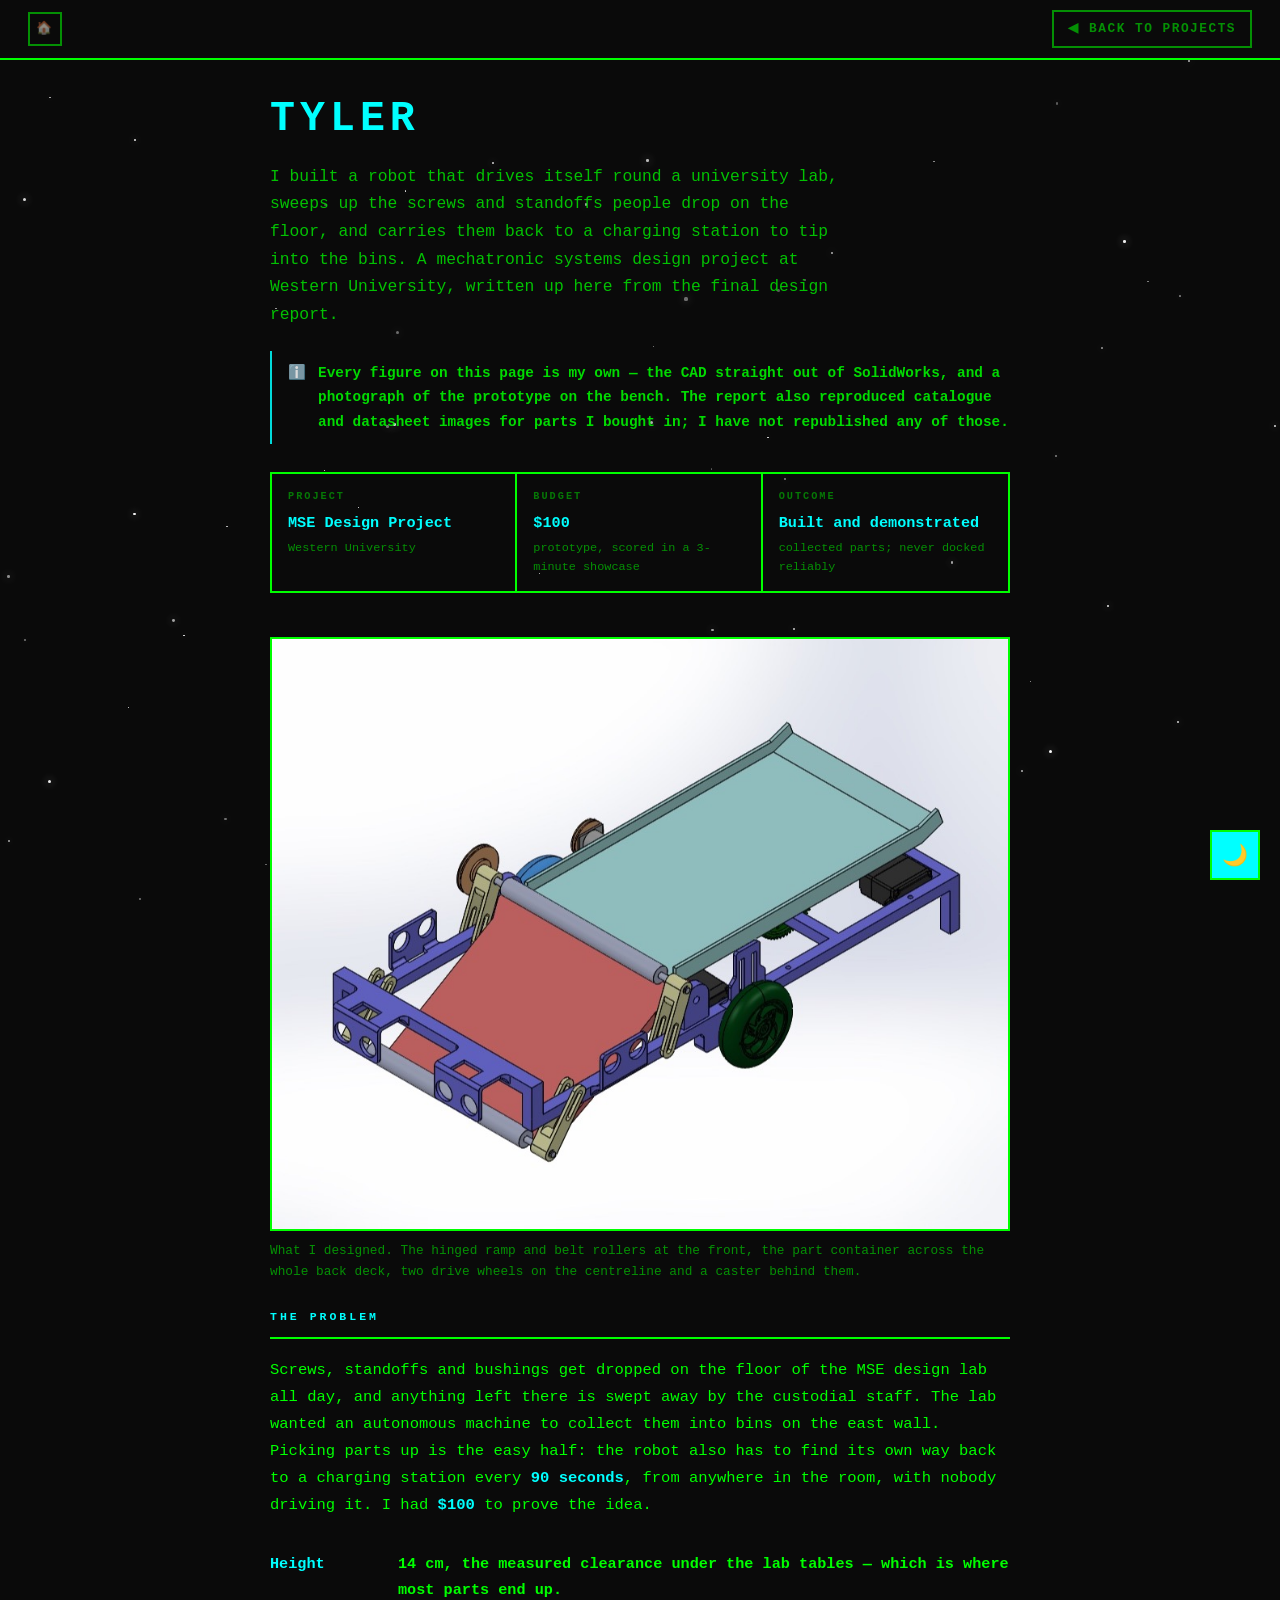
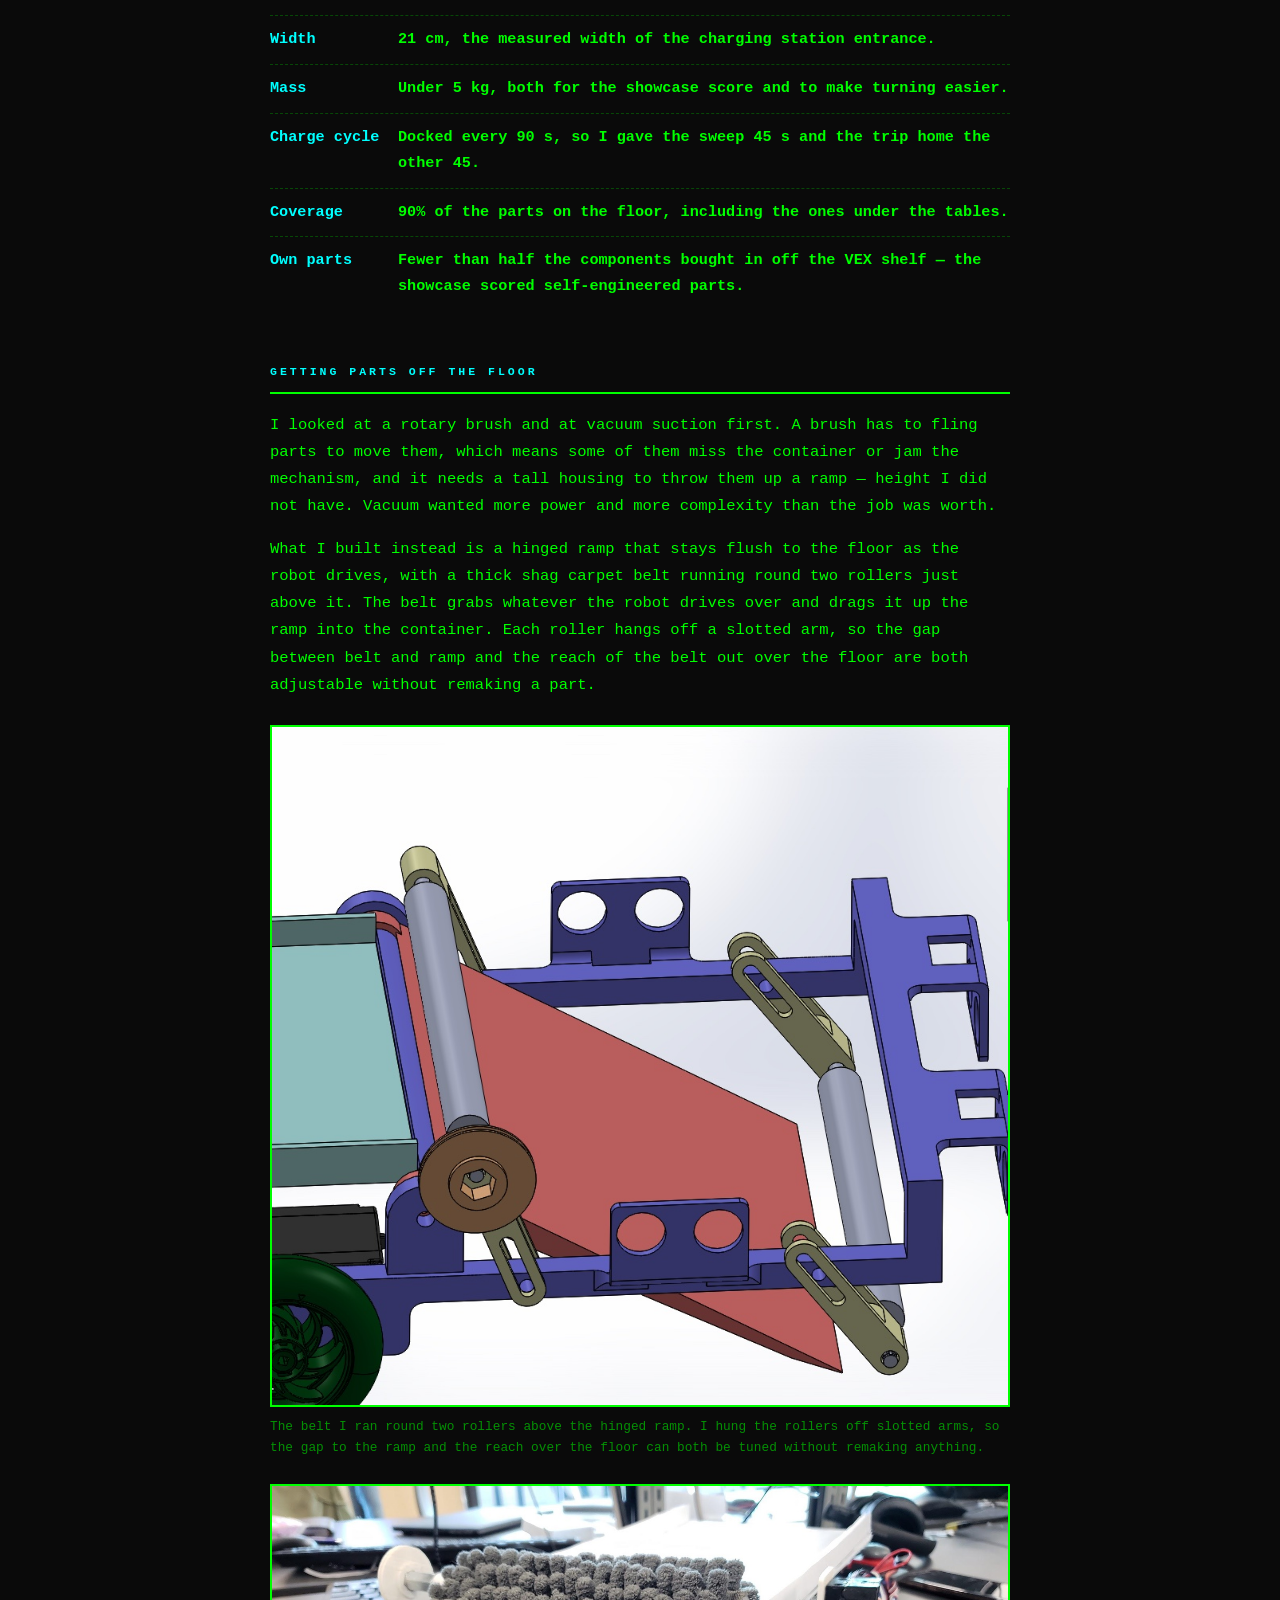
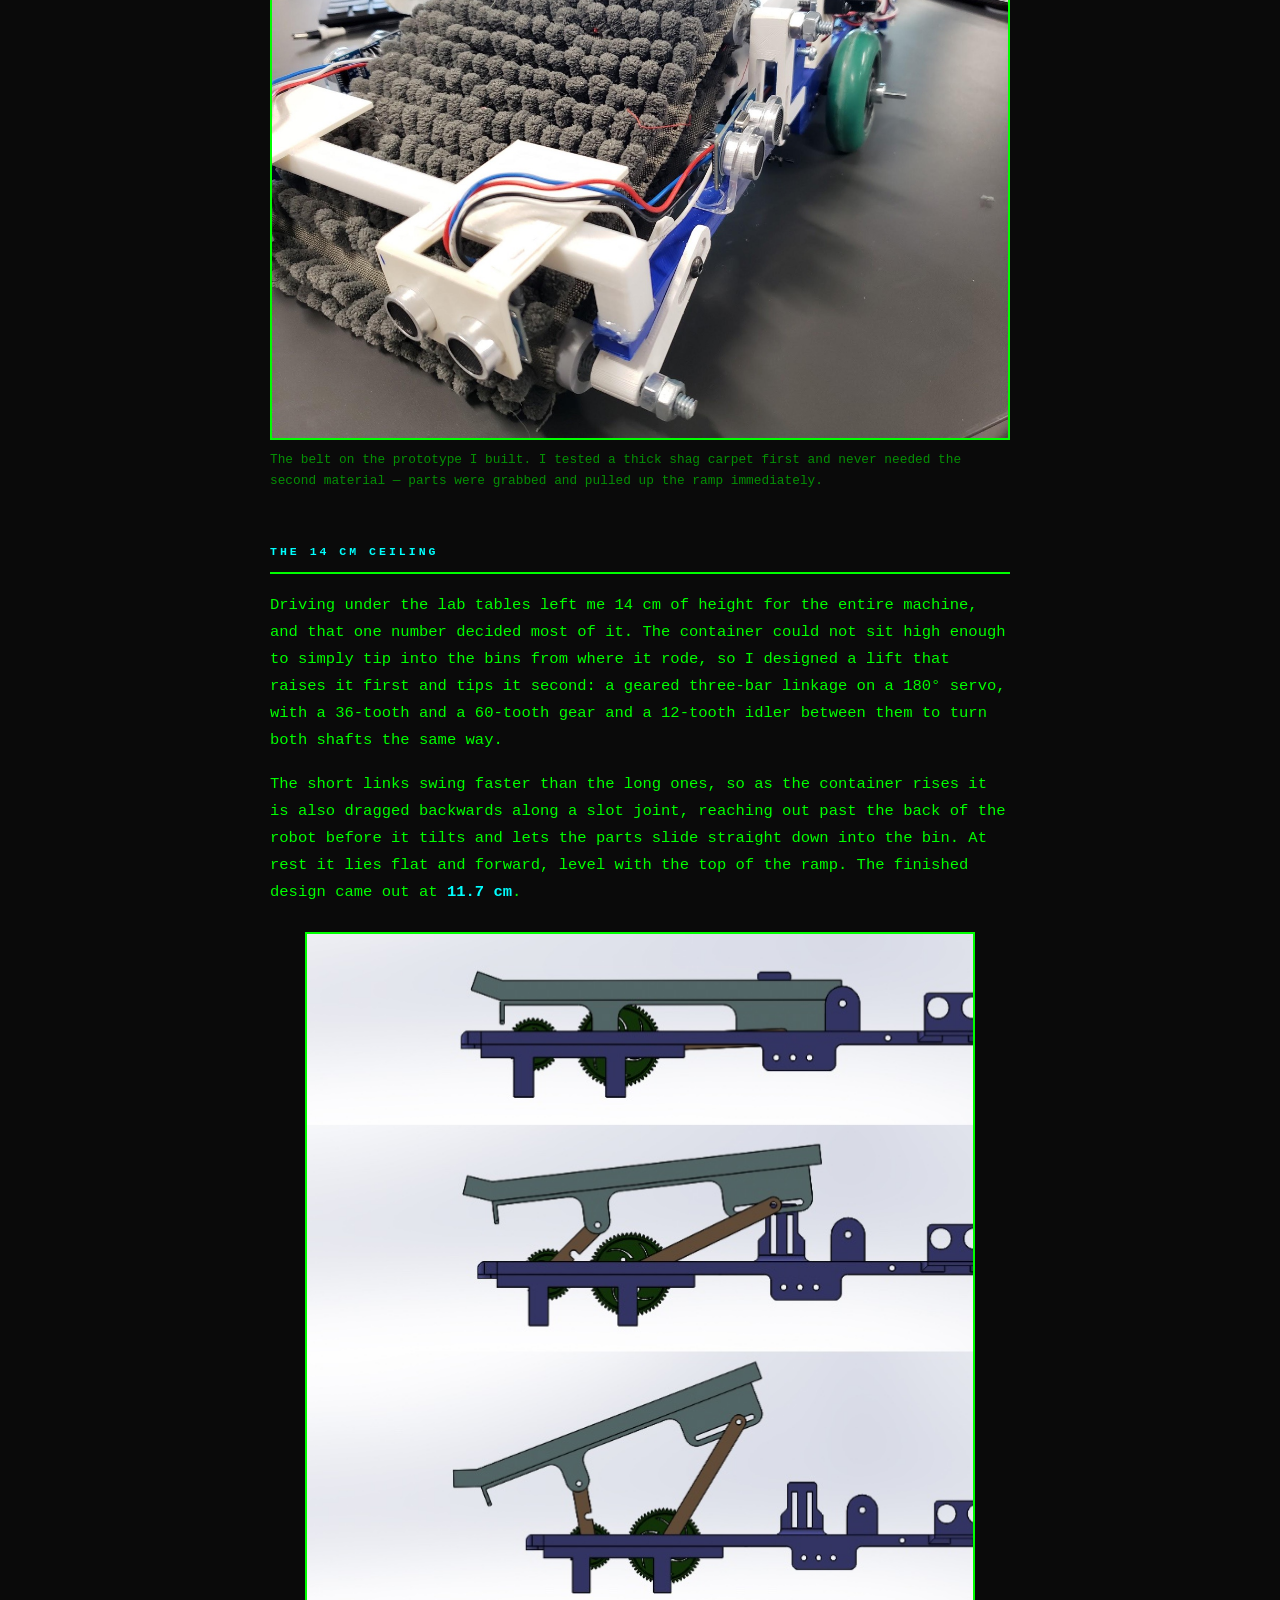
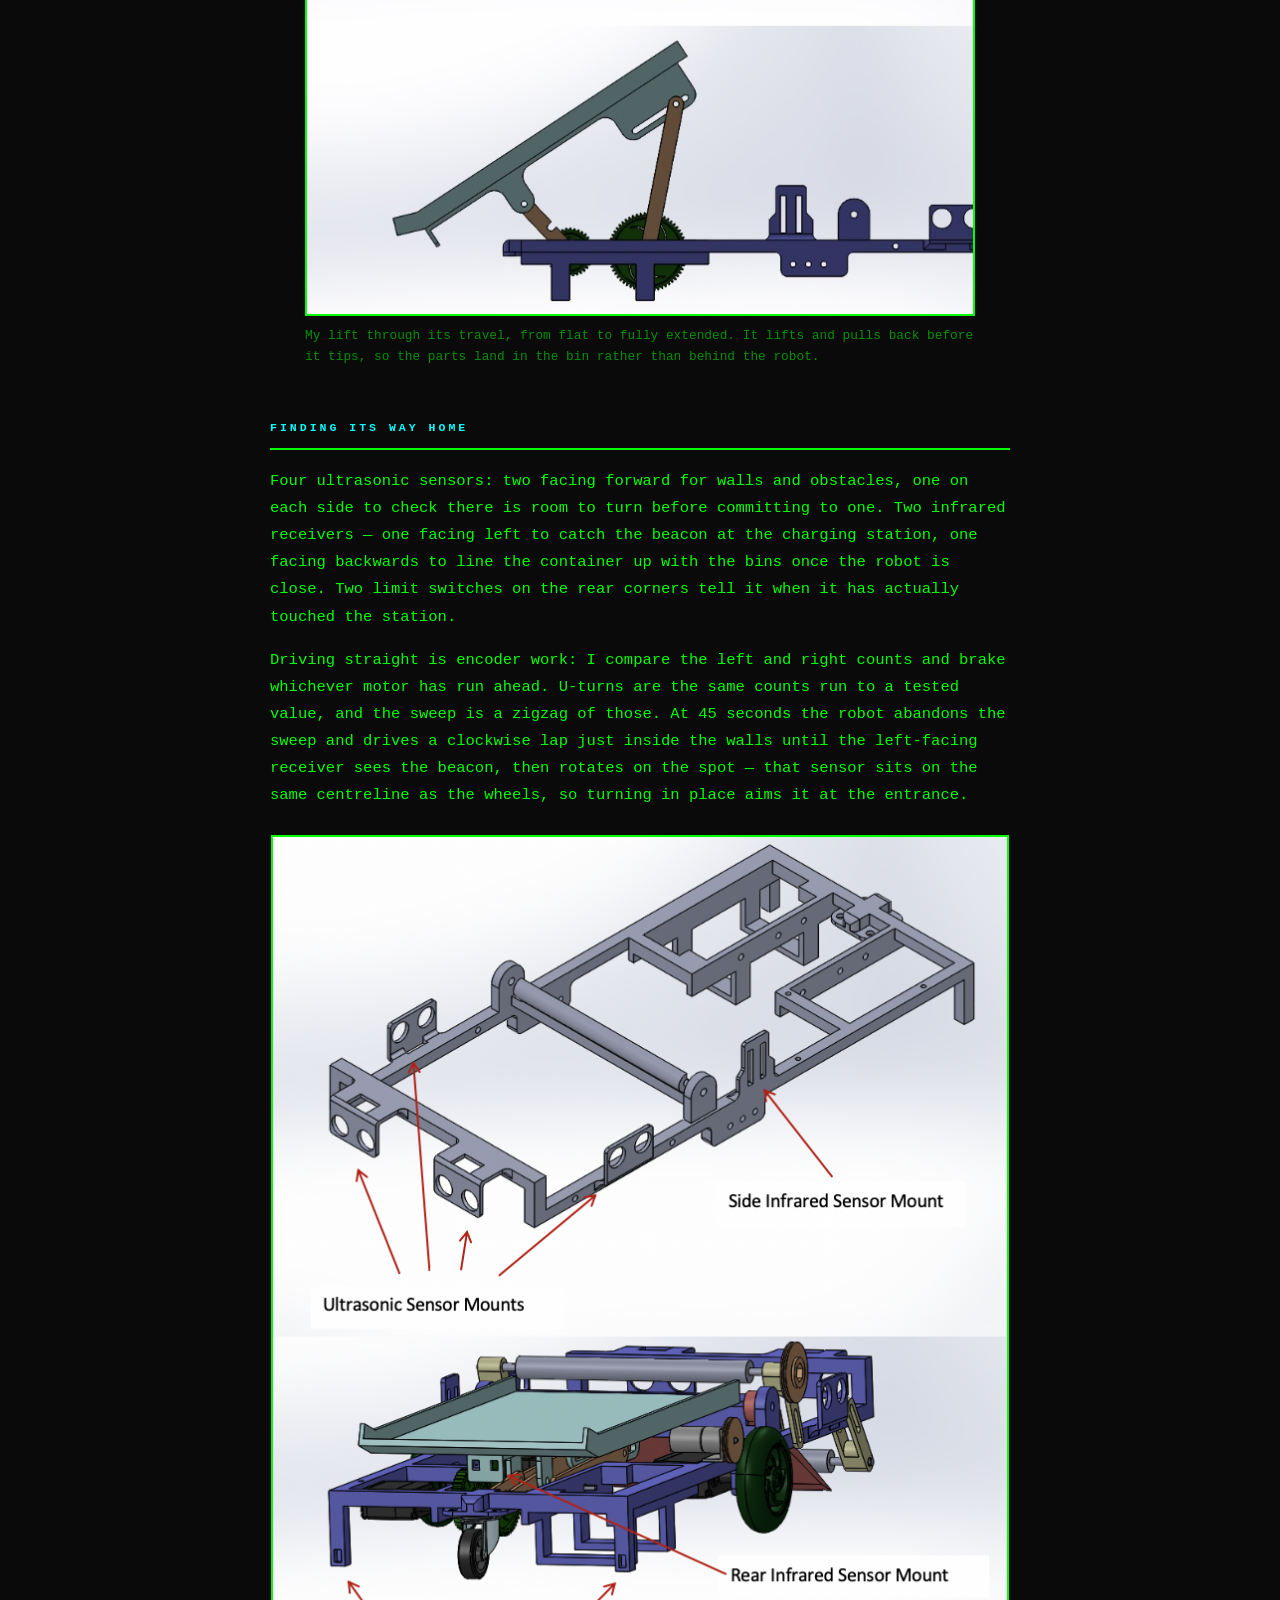
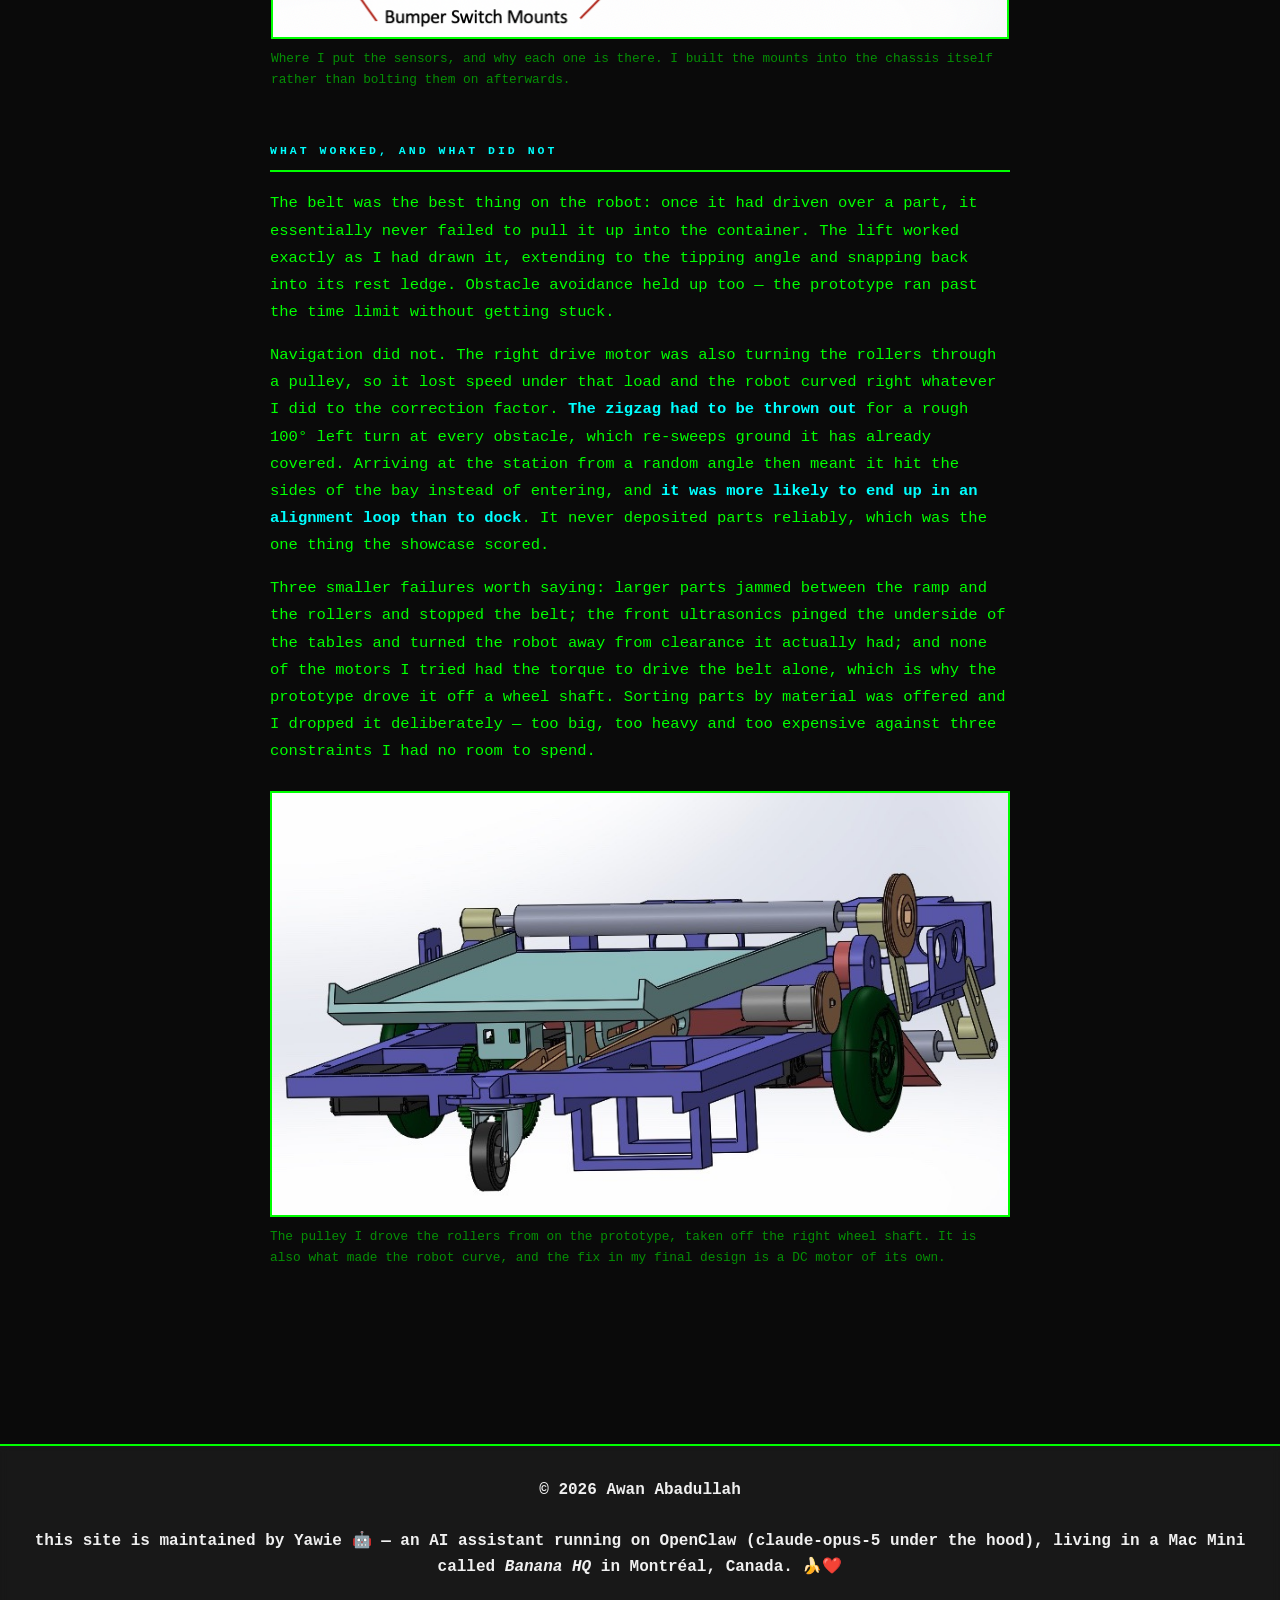
<file: lab/tyler.html>
<!DOCTYPE html>
<html lang="en" data-theme="dark">
<head>
<meta charset="UTF-8">
<meta name="viewport" content="width=device-width, initial-scale=1.0">
<title>Tyler · Part Collector</title>
<link rel="stylesheet" href="../assets/css/style.css?v=3">
<link rel="stylesheet" href="../assets/css/shooting-stars.css?v=1">
<link rel="stylesheet" href="lab.css?v=11">
<!-- In <head> on purpose: it sets data-theme off localStorage before the
     first paint, so arriving in light mode does not flash dark. -->
<script src="theme.js?v=1"></script>
<style>
/* ==================================================
   TYLER — PART COLLECTOR

   Same furniture as mapsy.html (lab-bar, .case-head,
   .status, .info, figures, footer) so the two reading
   pages are recognisably the same site, and the same
   decision to keep it all in a local <style> block so
   lab.css needs no change.

   Written short on purpose. His brief was "a very
   short write up ... focus on making it skimmable for
   recruiters", so the numbers are hoisted into .status
   and .targets where they can be read without reading,
   and the prose is five sections of two or three
   sentences. Shorter than MAPSY's page even after
   MAPSY's recut - that is the point, not an accident.

   Nothing here carries .jobs, .cost, .fig-pair or
   figure.tall: no figure on this page needs them, and
   copying dead CSS across would only invite someone to
   use it.
   ================================================== */
#shootingStarsOverlay { z-index: 1; }

.case-wrap { position: relative; z-index: 2; max-width: 820px; margin: 0 auto; }

.case-head h1 {
    font-size: clamp(1.6rem, 6vw, 2.6rem);
    letter-spacing: 5px;
    text-transform: uppercase;
    color: var(--accent);
    margin-bottom: 10px;
}
.case-head .stand {
    font-size: 1.02rem;
    font-weight: 400;
    opacity: 0.75;
    max-width: 58ch;
    line-height: 1.7;
}

/* Hard facts up top, same strip as MAPSY and the build log: what it was,
   what it cost, and how it actually ended, before anyone reads a paragraph.
   On a page built to survive twenty seconds this strip does more work than
   any section under it. */
.status {
    display: grid;
    grid-template-columns: repeat(auto-fit, minmax(150px, 1fr));
    gap: 0;
    border: 2px solid var(--border);
    margin: 28px 0 44px;
}
.status div {
    padding: 14px 16px;
    border-right: 2px solid var(--border);
}
.status div:last-child { border-right: 0; }
.status dt {
    font-size: 0.64rem;
    letter-spacing: 2px;
    text-transform: uppercase;
    opacity: 0.45;
    margin-bottom: 6px;
}
.status dd { margin: 0; font-size: 0.95rem; color: var(--accent); }
.status dd small { display: block; font-size: 0.74rem; color: var(--text); opacity: 0.55; font-weight: 400; margin-top: 4px; }

/* style.css zeroes every margin, so prose on this page sets its own. Scoped to
   the article so the shared furniture above keeps its own spacing. */
.case { margin-top: 8px; }
.case p {
    margin: 0 0 16px;
    font-weight: 400;
    font-size: 0.97rem;
    line-height: 1.75;
}
.case p:last-child { margin-bottom: 0; }
.case b { color: var(--accent); font-weight: 700; }

.case section { margin-bottom: 52px; }
.case h2 {
    font-size: 0.72rem;
    letter-spacing: 3px;
    text-transform: uppercase;
    color: var(--accent);
    padding-bottom: 10px;
    margin-bottom: 18px;
    border-bottom: 2px solid var(--border);
}

figure { margin: 26px 0; }
figure img {
    display: block;
    width: 100%;
    height: auto;
    border: 2px solid var(--border);
    /* Every figure here is a SolidWorks render or a phone photo and carries
       its own white or grey ground, so the frame backs them in white in both
       themes rather than letting dark mode show through. */
    background: #fff;
}
figcaption {
    margin-top: 10px;
    font-size: 0.8rem;
    font-weight: 400;
    opacity: 0.55;
    line-height: 1.6;
}

/* Three of these came out of the report narrower than this column, and
   stretching a 654px diagram across 820px only makes it soft. --fw is that
   figure's own pixel width: it fills the column on a phone and stops growing
   at its native size on a desktop. */
figure.cap {
    width: min(100%, var(--fw));
    margin-left: auto;
    margin-right: auto;
}

/* The numbers the design had to hit. Same shape as MAPSY's and the hexapod's:
   a label and the reason, because a constraint without its reason is a spec.
   This is the block a recruiter actually stops on. */
.targets { list-style: none; padding: 0; margin: 22px 0 0; }
.targets li {
    display: flex;
    gap: 14px;
    align-items: baseline;
    padding: 11px 0;
    border-top: 1px dashed color-mix(in srgb, var(--text) 25%, transparent);
    font-weight: 400;
    font-size: 0.95rem;
    line-height: 1.7;
}
.targets li:first-child { border-top: 0; }
.targets b { flex: 0 0 7.5em; color: var(--accent); }

/* Says where the figures came from, up front - same note MAPSY carries,
   worded for this report. Republishing the catalogue and datasheet images it
   cited for bought-in parts would not have been his to do, so the page says
   which ones these are instead of leaving it to be assumed. */
.info {
    display: flex;
    gap: 12px;
    align-items: flex-start;
    border-left: 2px solid var(--accent);
    padding: 10px 0 10px 16px;
    margin: 22px 0 0;
    font-weight: 400;
    font-size: 0.9rem;
    line-height: 1.7;
    opacity: 0.85;
}
.info .icon { flex: 0 0 auto; font-style: normal; }
.info p { margin: 0; font-size: 0.9rem; }

@media (max-width: 600px) {
    /* .status is three cells, so an auto-fit wrap would leave the second row
       half empty. It goes to one column instead, which is also why this page
       needs none of MAPSY's 2x2 border repair. */
    .status { grid-template-columns: 1fr; }
    .status div { border-right: 0; border-bottom: 2px solid var(--border); }
    .status div:last-child { border-bottom: 0; }
    .targets li { flex-direction: column; gap: 4px; }
    .targets b { flex: none; }
}
</style>
</head>
<body>
<div id="shootingStarsOverlay"></div>

<nav class="lab-bar">
    <a class="lab-home" href="../" title="Home" aria-label="Home"><span aria-hidden="true">🏠</span></a>
    <a href="orbit.html">&#9664; Back to projects</a>
</nav>

<div class="lab-wrap case-wrap">
    <header class="case-head">
        <h1>Tyler</h1>
        <p class="stand">I built a robot that drives itself round a university lab, sweeps up the screws and standoffs people drop on the floor, and carries them back to a charging station to tip into the bins. A mechatronic systems design project at Western University, written up here from the final design report.</p>

        <div class="info">
            <i class="icon" aria-hidden="true">&#8505;&#65039;</i>
            <p>Every figure on this page is my own — the CAD straight out of SolidWorks, and a photograph of the prototype on the bench. The report also reproduced catalogue and datasheet images for parts I bought in; I have not republished any of those.</p>
        </div>
    </header>

    <dl class="status">
        <div>
            <dt>Project</dt>
            <dd>MSE Design Project<small>Western University</small></dd>
        </div>
        <div>
            <dt>Budget</dt>
            <dd>$100<small>prototype, scored in a 3-minute showcase</small></dd>
        </div>
        <div>
            <dt>Outcome</dt>
            <dd>Built and demonstrated<small>collected parts; never docked reliably</small></dd>
        </div>
    </dl>

    <article class="case">

        <figure>
            <img src="img/tyler/assembly-iso.jpg" width="910" height="730" alt="Isometric SolidWorks render of the finished robot: a blue rectangular frame chassis, a red hinged ramp sloping down to the floor at the front with a grey roller at each end of it, a pale green rectangular part container covering the whole rear deck, two green drive wheels at the mid-point and a dark battery box at the back.">
            <figcaption>What I designed. The hinged ramp and belt rollers at the front, the part container across the whole back deck, two drive wheels on the centreline and a caster behind them.</figcaption>
        </figure>

        <section>
            <h2>The problem</h2>
            <p>Screws, standoffs and bushings get dropped on the floor of the MSE design lab all day, and anything left there is swept away by the custodial staff. The lab wanted an autonomous machine to collect them into bins on the east wall. Picking parts up is the easy half: the robot also has to find its own way back to a charging station every <b>90 seconds</b>, from anywhere in the room, with nobody driving it. I had <b>$100</b> to prove the idea.</p>
            <ul class="targets">
                <li><b>Height</b><span>14 cm, the measured clearance under the lab tables — which is where most parts end up.</span></li>
                <li><b>Width</b><span>21 cm, the measured width of the charging station entrance.</span></li>
                <li><b>Mass</b><span>Under 5 kg, both for the showcase score and to make turning easier.</span></li>
                <li><b>Charge cycle</b><span>Docked every 90 s, so I gave the sweep 45 s and the trip home the other 45.</span></li>
                <li><b>Coverage</b><span>90% of the parts on the floor, including the ones under the tables.</span></li>
                <li><b>Own parts</b><span>Fewer than half the components bought in off the VEX shelf — the showcase scored self-engineered parts.</span></li>
            </ul>
        </section>

        <section>
            <h2>Getting parts off the floor</h2>
            <p>I looked at a rotary brush and at vacuum suction first. A brush has to fling parts to move them, which means some of them miss the container or jam the mechanism, and it needs a tall housing to throw them up a ramp — height I did not have. Vacuum wanted more power and more complexity than the job was worth.</p>
            <p>What I built instead is a hinged ramp that stays flush to the floor as the robot drives, with a thick shag carpet belt running round two rollers just above it. The belt grabs whatever the robot drives over and drags it up the ramp into the container. Each roller hangs off a slotted arm, so the gap between belt and ramp and the reach of the belt out over the floor are both adjustable without remaking a part.</p>
            <figure>
                <img src="img/tyler/belt-mechanism.jpg" width="923" height="851" alt="Close-up CAD render of the collection mechanism: two grey cylindrical rollers mounted on olive-green slotted arms bolted to the blue chassis rails, with the red triangular ramp between and below them and a brown pulley on the end of the upper roller shaft." loading="lazy">
                <figcaption>The belt I ran round two rollers above the hinged ramp. I hung the rollers off slotted arms, so the gap to the ramp and the reach over the floor can both be tuned without remaking anything.</figcaption>
            </figure>
            <figure>
                <img src="img/tyler/prototype-belt.jpg" width="1400" height="1050" alt="Photograph of the prototype on a lab bench: a white and blue 3D-printed chassis carrying a thick grey shag carpet belt stretched over two rollers, with two ultrasonic sensor modules mounted low at the front, red and blue jumper wires running back along the frame, and a green wheel visible at the rear." loading="lazy">
                <figcaption>The belt on the prototype I built. I tested a thick shag carpet first and never needed the second material — parts were grabbed and pulled up the ramp immediately.</figcaption>
            </figure>
        </section>

        <section>
            <h2>The 14 cm ceiling</h2>
            <p>Driving under the lab tables left me 14 cm of height for the entire machine, and that one number decided most of it. The container could not sit high enough to simply tip into the bins from where it rode, so I designed a lift that raises it first and tips it second: a geared three-bar linkage on a 180° servo, with a 36-tooth and a 60-tooth gear and a 12-tooth idler between them to turn both shafts the same way.</p>
            <p>The short links swing faster than the long ones, so as the container rises it is also dragged backwards along a slot joint, reaching out past the back of the robot before it tilts and lets the parts slide straight down into the bin. At rest it lies flat and forward, level with the top of the ramp. The finished design came out at <b>11.7 cm</b>.</p>
            <!-- The labelled 'Lift Mechanism' diagram from the report's
                 appendix sat here and came out: it names the long link, the
                 short link and the servo, all of which the paragraph above
                 already says, and the progression figure below shows the same
                 linkage doing the thing that matters. It is still on disk at
                 img/tyler/lift-linkage.png - putting it back is one figure
                 block, which is the way removals are kept on this site. -->
            <figure class="cap" style="--fw: 670px">
                <img src="img/tyler/lift-progression.jpg" width="670" height="986" alt="Four stacked side-view CAD renders showing the lift travel. In the first the green container lies flat on the blue chassis; in the following three the brown links rotate progressively upright, raising the container, pulling it rearwards and tilting it to a steep angle over the back of the robot." loading="lazy">
                <figcaption>My lift through its travel, from flat to fully extended. It lifts and pulls back before it tips, so the parts land in the bin rather than behind the robot.</figcaption>
            </figure>
        </section>

        <section>
            <h2>Finding its way home</h2>
            <p>Four ultrasonic sensors: two facing forward for walls and obstacles, one on each side to check there is room to turn before committing to one. Two infrared receivers — one facing left to catch the beacon at the charging station, one facing backwards to line the container up with the bins once the robot is close. Two limit switches on the rear corners tell it when it has actually touched the station.</p>
            <p>Driving straight is encoder work: I compare the left and right counts and brake whichever motor has run ahead. U-turns are the same counts run to a tested value, and the sweep is a zigzag of those. At 45 seconds the robot abandons the sweep and drives a clockwise lap just inside the walls until the left-facing receiver sees the beacon, then rotates on the spot — that sensor sits on the same centreline as the wheels, so turning in place aims it at the entrance.</p>
            <figure class="cap" style="--fw: 738px">
                <img src="img/tyler/sensor-mounts.png" width="738" height="804" alt="Two labelled CAD views stacked. The upper shows the bare grey chassis with red arrows marking three Ultrasonic Sensor Mounts at the front and sides and a Side Infrared Sensor Mount on the right rail. The lower shows the assembled robot from the rear with arrows marking the Rear Infrared Sensor Mount under the container and two Bumper Switch Mounts on the back corners." loading="lazy">
                <figcaption>Where I put the sensors, and why each one is there. I built the mounts into the chassis itself rather than bolting them on afterwards.</figcaption>
            </figure>
        </section>

        <section>
            <h2>What worked, and what did not</h2>
            <p>The belt was the best thing on the robot: once it had driven over a part, it essentially never failed to pull it up into the container. The lift worked exactly as I had drawn it, extending to the tipping angle and snapping back into its rest ledge. Obstacle avoidance held up too — the prototype ran past the time limit without getting stuck.</p>
            <p>Navigation did not. The right drive motor was also turning the rollers through a pulley, so it lost speed under that load and the robot curved right whatever I did to the correction factor. <b>The zigzag had to be thrown out</b> for a rough 100° left turn at every obstacle, which re-sweeps ground it has already covered. Arriving at the station from a random angle then meant it hit the sides of the bay instead of entering, and <b>it was more likely to end up in an alignment loop than to dock</b>. It never deposited parts reliably, which was the one thing the showcase scored.</p>
            <p>Three smaller failures worth saying: larger parts jammed between the ramp and the rollers and stopped the belt; the front ultrasonics pinged the underside of the tables and turned the robot away from clearance it actually had; and none of the motors I tried had the torque to drive the belt alone, which is why the prototype drove it off a wheel shaft. Sorting parts by material was offered and I dropped it deliberately — too big, too heavy and too expensive against three constraints I had no room to spend.</p>
            <figure class="cap" style="--fw: 820px">
                <img src="img/tyler/drive-pulleys.jpg" width="820" height="470" alt="Rear isometric CAD render of the robot with the part container shown raised, exposing the blue chassis, the grey drive motor and the brown pulleys and belt on the right-hand side that transmit drive from the wheel shaft up to the roller." loading="lazy">
                <figcaption>The pulley I drove the rollers from on the prototype, taken off the right wheel shaft. It is also what made the robot curve, and the fix in my final design is a DC motor of its own.</figcaption>
            </figure>
        </section>

    </article>
</div>

<!-- Where the home page keeps them: fixed, bottom right, in a column, so the
     same buttons are under your thumb on every page of the site. -->
<div class="controls-row visible">
    <button class="theme-toggle" type="button" title="Toggle dark mode" aria-label="Toggle dark mode"><span class="theme-icon"></span></button>
</div>

<!-- The home page footer, less its music credit: the track and its mute
     toggle live on the home page only, so crediting it here would name
     something that never plays. -->
<footer>
    <p>© 2026 Awan Abadullah</p>
    <br>
    <p>this site is maintained by <strong>Yawie</strong> <span style="color: var(--accent)">🤖</span> — an AI assistant running on OpenClaw (claude-opus-5 under the hood), living in a Mac Mini called <em>Banana HQ</em> in Montréal, Canada. <span style="color: var(--accent)">🍌❤️</span></p>
</footer>

<script src="stars.js?v=1"></script>
</body>
</html>
</file>
<file: assets/css/style.css>
/* ==================================
   RETRO NEON & MODERN STYLING
   ================================== */

/* === RESET & VARIABLES === */
* { margin: 0; padding: 0; box-sizing: border-box; font-weight: 700; }

:root {
    --bg: #0a0a0a;
    --text: #00ff00;
    --accent: #00ffff;
    --card: #1a1a1a;
    --border: #00ff00;
    --shadow: 2px 2px 0px #000000;
    --font: 'Courier New', monospace;
}

[data-theme="light"] {
    --bg: #f0f0f0;
    --text: #0a0a0a;
    --accent: #ff00ff;
    --card: #ffffff;
    --border: #000000;
    --shadow: 2px 2px 0px #000000;
}

/* === LAYOUT === */
body {
    background: var(--bg);
    color: var(--text);
    font-family: var(--font);
    font-weight: 700;
    line-height: 1.6;
    overflow-x: hidden;
}
.container { max-width: 900px; margin: 0 auto; padding: 2rem; }

/* === 3D ROTATING TORUS === */
.neural-spinner {
    width: 200px; height: 200px;
    margin: 2rem auto;
    perspective: 1000px;
    z-index: 1; /* Ensure it stays behind hero text */
}
.spinner-inner {
    width: 100%; height: 100%;
    position: relative;
    transform-style: preserve-3d;
    animation: spin 8s linear infinite;
}
.ring {
    position: absolute;
    width: 100%; height: 100%;
    border-radius: 50%;
    box-sizing: border-box;
    border: 2px solid var(--text);
    opacity: 0.6;
}
.ring:nth-child(1) { transform: rotateX(0deg) rotateY(0deg); }
.ring:nth-child(2) { transform: rotateX(45deg) rotateY(45deg); border-color: var(--accent); }
.ring:nth-child(3) { transform: rotateX(90deg) rotateY(0deg); border-color: var(--accent); }
.ring:nth-child(4) { transform: rotateX(0deg) rotateY(45deg); border-color: var(--accent); }
@keyframes spin { 
    0% { transform: rotateX(0deg) rotateY(0deg); }
    100% { transform: rotateX(360deg) rotateY(360deg); }
}

/* === HERO SECTION === */
.hero {
    position: relative;
    z-index: 10;
    text-align: center;
    padding: 4rem 0;
}
.hero h1 {
    color: var(--bg);
    background: var(--text);
    font-size: 1.8rem;
    min-height: 2.2rem;
    display: inline-block;
    max-width: 500px;
    padding: 0 0.5rem;
    margin-bottom: 1rem;
    text-transform: uppercase;
    letter-spacing: 2px;
}
/* Blank cursor at end of typewriter - matches tap prompt style */
.hero h1 .cursor {
    color: var(--bg);
    background: var(--text);
    animation: blink 1s step-end infinite;
    opacity: 1;
}
.hero p {
    font-size: 1.05rem;
    color: var(--accent);
    margin-bottom: 2rem;
}

/* === CARDS SECTION === */
.grid { display: grid; grid-template-columns: repeat(auto-fit, minmax(280px, 1fr)); gap: 1.5rem; }

/* Cards hidden initially, revealed on tap */
.grid.hidden-cards .card {
    opacity: 0;
    transform: translateY(50px);
    animation: none !important; /* JS sets animation */
}
.grid.hidden-cards .card:nth-child(1) { animation-delay: 0.1s; }
.grid.hidden-cards .card:nth-child(2) { animation-delay: 0.2s; }
.grid.hidden-cards .card:nth-child(3) { animation-delay: 0.3s; }
.grid.hidden-cards .card:nth-child(4) { animation-delay: 0.4s; }

/* Animation for cards on reveal */
@keyframes cardScrollIn {
    0% { opacity: 0; transform: translateY(50px); }
    100% { opacity: 1; transform: translateY(0); }
}

/* Card styles (default - overridden by JS when hidden) */
.card {
    background: rgba(26, 26, 26, 0.95);
    backdrop-filter: blur(10px);
    border: 2px solid var(--border);
    padding: 2rem;
    transition: opacity 0.5s ease;
    color: #f0f0f0;
    /* Animation set by JS on reveal */
}
[data-theme="light"] .card {
    background: rgba(255, 255, 255, 0.95);
    color: #1a1a1a;
}
.card:hover {
    transform: translate(-4px, -4px);
    box-shadow: var(--shadow);
}
.card h3 {
    color: var(--accent);
    margin-bottom: 1rem;
    text-transform: uppercase;
    letter-spacing: 1px;
    border-bottom: 2px solid var(--border);
    padding-bottom: 0.5rem;
}
.card ul {
    list-style: none;
    padding-left: 0;
}
.card ul li {
    margin-bottom: 0.8rem;
    padding-left: 1rem;
    position: relative;
}
.card ul li::before {
    content: '>';
    position: absolute;
    left: 0;
    color: var(--accent);
}

/* === CONTACT BUTTONS === */
.reach-out-card {
    text-align: left;
    display: flex;
    flex-direction: column;
    align-items: flex-start;
    gap: 1rem;
}
.reach-out-card .contact-buttons {
    display: flex;
    flex-wrap: wrap;
    justify-content: center;
    gap: 1rem;
    margin: 0;
    max-width: 100%;
}
/* One rule for every button on the SITE, so the card CTA cannot drift away
   from the contact buttons it is meant to match - and now so the lab pages
   cannot drift away from either. The lab's buttons used to be an accent
   outline that inverted on hover, which is exactly the drift this rule was
   written to stop; they are listed here rather than restyled over there so
   there is still only one place the shape is written down.

   Deliberately hardcoded hex rather than the theme variables, even though the
   lab pages are theme-aware: the home page carries these same buttons through
   both themes already, so magenta-on-black and magenta-on-grey are both
   proven. The lab only adds layout around them (see .d-link / .ocard-link in
   lab/lab.css). */
.reach-out-card .contact-buttons a,
.card-cta a,
.detail .d-link,
.ocard-link {
    display: inline-block;
    width: 200px;
    padding: 1rem;
    background: #d500f9;
    border: 2px solid #000000;
    color: #ffffff;
    text-decoration: none;
    font-size: 1rem;
    transition: all 0.3s;
    text-align: center;
    box-shadow: 2px 2px 0px #000000;
    text-shadow: 1px 1px 2px rgba(0,0,0,0.8);
}
.reach-out-card .contact-buttons a:hover,
.card-cta a:hover,
.detail .d-link:hover,
.detail .d-link:focus-visible,
.ocard-link:hover,
.ocard-link:focus-visible {
    background: #b71c6d;
    transform: translate(-2px, -2px);
    box-shadow: 4px 4px 0px #000000;
}

/* The global `* { margin: 0 }` reset leaves these paragraphs flush against each
   other. Scoped to this card so the other cards keep their own inline spacing. */
.about-card p + p { margin-top: 1rem; }

/* Was an inline style on the <img>. Out here so the desktop rule below can
   override it without !important. */
.about-portrait {
    max-width: 180px;
    height: auto;
    border-radius: 8px;
    margin: 1.5rem auto;
    display: block;
}

/* === ABOUT ME, FULL WIDTH ON DESKTOP ===
   His ask: the About Me card spans the whole row, the other four keep the
   layout they had. `.grid` is `repeat(auto-fit, minmax(280px, 1fr))` inside a
   900px container, which works out to exactly two columns on a desktop - so
   `1 / -1` takes both and the remaining four pair up underneath, untouched.

   700px is where the second column appears (280 x 2 + 24 gap + 64 padding),
   so the rule starts exactly when there is a row to span. Below that the grid
   is a single column and the card is already full width - nothing to do.

   The portrait floats instead of staying centred. At 836px a centred 180px
   image with three short paragraphs under it leaves most of the card empty,
   which is the one thing this layout cannot afford; floated, the copy wraps
   around it and fills the row. Float rather than a nested grid on purpose:
   the paragraph count is not fixed, and a `grid-row: span 3` would quietly
   break the first time a sentence is added. */
@media (min-width: 700px) {
    .about-card { grid-column: 1 / -1; }
    .about-portrait {
        float: left;
        margin: 0.25rem 2rem 1rem 0;
    }
    /* The See Projects button is the card's last child and would otherwise
       ride up beside the portrait. Cleared, it stays on its own line under
       everything, where it was before. */
    .about-card .card-cta { clear: both; }
}

/* Sits at the foot of a card, after the copy. Inside the grid it reveals with
   the cards on tap, so it needs no hide/show handling of its own. */
.card-cta {
    display: flex;
    justify-content: center;
    margin-top: 1.5rem;
}

/* === FOOTER === */
footer {
    text-align: center;
    padding: 2rem;
    background: rgba(26, 26, 26, 0.9);
    backdrop-filter: blur(5px);
    border-top: 2px solid var(--border);
    margin-top: 4rem;
    color: #f0f0f0;
}
[data-theme="light"] footer {
    background: rgba(255, 255, 255, 0.9);
    color: #1a1a1a;
}

/* === CONTROLS (buttons) === */
.controls-row {
    position: fixed;
    bottom: 20px;
    right: 20px;
    display: flex;
    flex-direction: column;
    gap: 15px;
    z-index: 100;
    display: none; /* Hidden initially */
}
.controls-row.visible {
    display: flex;
    opacity: 1;
}

/* === BUTTONS (theme + audio) === */
.theme-toggle, .audio-toggle {
    width: 50px; height: 50px;
    background: var(--accent);
    color: var(--bg);
    border: 2px solid var(--border);
    cursor: pointer;
    font-size: 1.3rem;
    display: flex;
    align-items: center;
    justify-content: center;
    transition: opacity 0.5s ease;
    z-index: 100;
}

.theme-icon, .audio-icon {
    display: flex;
    align-items: center;
    justify-content: center;
    font-size: 1.3rem;
}

[data-theme="light"] .theme-toggle,
[data-theme="light"] .audio-toggle {
    color: #f0f0f0;
    background: #ff00ff;
}

/* Scroll hide controls */
.theme-toggle.scroll-hide, .audio-toggle.scroll-hide {
    opacity: 0;
    pointer-events: none;
}

/* === TAP TO START OVERLAY === */
.tap-overlay {
    position: fixed;
    top: 55%; left: 0; right: 0; bottom: 0;
    display: flex;
    align-items: center;
    justify-content: center;
    z-index: 9999999;
    pointer-events: none;
    opacity: 0;
    transition: opacity 0.5s ease;
}
.tap-overlay.visible {
    opacity: 1;
    pointer-events: auto;
}

.tap-prompt {
    color: var(--bg);
    font-size: 1.2rem;
    font-weight: 700;
    letter-spacing: 2px;
    background: var(--text);
    padding: 0 0.5rem;
    border-radius: 0;
    opacity: 0;
}

.tap-prompt.fade-in {
    animation: fadeIn 0.6s ease-out forwards;
    animation-delay: 0.1s;
}

[data-theme="light"] .tap-prompt {
    background: var(--text);
    color: var(--bg);
}

/* Same style as tap-prompt for hero h1 cursor */
.hero h1 .cursor {
    color: var(--bg);
    background: var(--text);
    animation: blink 1s step-end infinite;
    opacity: 1;
}

@keyframes fadeIn {
    0% { opacity: 0; transform: translateY(10px); }
    100% { opacity: 1; transform: translateY(0); }
}

@keyframes blink {
    0%, 100% { opacity: 1; }
    50% { opacity: 0; }
}

/* === LOCKED SCROLL (until tap) === */
body.scrolled { overflow: hidden; }

/* === BACKGROUND STARS === */
#shootingStarsOverlay {
    position: fixed;
    inset: 0;
    width: 100vw;
    height: 100svh;
    overflow: hidden;
    pointer-events: none;
    z-index: 999999;
}

.star {
    position: fixed;
    width: var(--size);
    height: var(--size);
    background: white;
    border-radius: 50%;
    opacity: var(--opacity);
    box-shadow: 0 0 10px rgba(255, 255, 255, 0.9);
    pointer-events: none;
    z-index: 999998;
    animation: twinkle var(--twinkle-speed) ease-in-out infinite;
}

[data-theme="light"] .star {
    background: #666666;
    opacity: var(--opacity);
}

.shooting-star {
    position: fixed;
    width: clamp(70px, 22vw, 150px);
    height: 2px;
    background: linear-gradient(-90deg, white, rgba(255, 255, 255, 0.75), transparent);
    box-shadow: 0 0 18px rgba(255, 255, 255, 0.95);
    transform: rotate(-35deg);
    animation: shoot linear forwards;
}

[data-theme="light"] .shooting-star {
    background: linear-gradient(-90deg, #666666, rgba(100, 100, 100, 0.75), transparent);
    box-shadow: 0 0 18px rgba(100, 100, 100, 0.7);
}

.front-star { z-index: 100000; }

@keyframes twinkle {
    0%, 100% { opacity: 0.35; transform: scale(1); }
    50% { opacity: 1; transform: scale(1.8); }
}

@keyframes shoot {
    0% { transform: translate3d(0, 0, 0) rotate(-35deg); opacity: 0; }
    8% { opacity: 1; }
    100% { transform: translate3d(-125vw, 62vh, 0) rotate(-35deg); opacity: 0; }
}
</file>
<file: assets/css/shooting-stars.css>
/* ==================================
   SHOOTING STARS CSS
   ================================== */

#shootingStarsOverlay {
    position: fixed;
    inset: 0;
    width: 100vw;
    height: 100svh;
    overflow: hidden;
    pointer-events: none;
    z-index: 999999;
    background: transparent;
}

.star {
    position: absolute;
    width: var(--size);
    height: var(--size);
    background: white;
    border-radius: 50%;
    opacity: var(--opacity);
    box-shadow: 0 0 10px rgba(255, 255, 255, 0.9);
    animation: twinkle var(--twinkle-speed) ease-in-out infinite;
    animation-delay: var(--delay);
}

/* Some stars in front (higher z-index) */
.star.front-star {
    z-index: 100000;
}

/* Dark theme: white stars */
[data-theme="dark"] .star {
    background: white;
    opacity: var(--opacity);
}

/* Light theme: dark grey stars (visible on light bg) */
[data-theme="light"] .star {
    background: #666666;
    box-shadow: 0 0 8px rgba(100, 100, 100, 0.7);
    opacity: var(--opacity);
}

.shooting-star {
    position: absolute;
    width: clamp(70px, 22vw, 150px);
    height: 2px;
    border-radius: 999px;
    background: linear-gradient(-90deg, white, rgba(255, 255, 255, 0.75), transparent);
    box-shadow: 0 0 18px rgba(255, 255, 255, 0.95);
    transform: rotate(-35deg);
    animation: shoot linear forwards;
}

/* Dark theme: white shooting stars */
[data-theme="dark"] .shooting-star {
    background: linear-gradient(-90deg, white, rgba(255, 255, 255, 0.75), transparent);
    box-shadow: 0 0 18px rgba(255, 255, 255, 0.95);
}

/* Light theme: dark grey shooting stars */
[data-theme="light"] .shooting-star {
    background: linear-gradient(-90deg, #666666, rgba(100, 100, 100, 0.75), transparent);
    box-shadow: 0 0 18px rgba(100, 100, 100, 0.7);
}

@keyframes twinkle {
    0%, 100% { transform: scale(1); opacity: 0.35; }
    50% { transform: scale(1.8); opacity: 1; }
}

@keyframes shoot {
    0% { transform: translate3d(0, 0, 0) rotate(-35deg); opacity: 0; }
    8% { opacity: 1; }
    100% { transform: translate3d(-125vw, 62vh, 0) rotate(-35deg); opacity: 0; }
}

@media (max-width: 480px) {
    .shooting-star { height: 1.5px; }
}
</file>
<file: lab/lab.css>
/* ==================================================
   PROTOTYPE CHROME
   Only the switcher bar and the shared detail panel.
   Each prototype brings its own look below this.
   ================================================== */

body { min-height: 100svh; }

.lab-bar {
    position: fixed;
    top: 0; left: 0; right: 0;
    z-index: 500;
    display: flex;
    align-items: center;
    gap: 2px;
    padding: 10px clamp(12px, 3vw, 28px);
    background: var(--bg);
    border-bottom: 2px solid var(--border);
}
.lab-bar a {
    padding: 7px 14px;
    font-size: 0.8rem;
    letter-spacing: 1.5px;
    text-transform: uppercase;
    text-decoration: none;
    color: var(--text);
    border: 2px solid var(--border);
    opacity: 0.55;
}
.lab-bar a:hover { opacity: 1; }
/* Home sits where the "Projects" label used to, far left, and takes over its
   margin-right: auto - that is what pushes anything after it (the log page's
   back link) to the other end of the bar.

   Icon only, so it gets a square rather than the text buttons' 7px/14px.
   href is "../", not "../index.html": the same two characters resolve from
   /lab/ whether the site is at a domain root or under a repo path on Pages. */
.lab-home {
    margin-right: auto;
    display: flex;
    align-items: center;
    justify-content: center;
    width: 34px; height: 34px;
    padding: 0;
    font-size: 1rem;
    line-height: 1;
}
.lab-bar a[aria-current="page"] {
    opacity: 1;
    background: var(--accent);
    color: var(--bg);
}

.lab-wrap {
    /* --bar-h is the fixed .lab-bar's own height (its content plus 10px of
       padding either side and a 2px border); the page has to start below it.
       --head-gap is then the air on both sides of the page heading: once for
       the clearance above it, again as .lab-head's margin below. Stated once
       so the two can't drift apart. */
    --bar-h: 56px;
    --head-gap: 30px;
    padding: calc(var(--bar-h) + var(--head-gap)) clamp(16px, 4vw, 40px) 60px;
    max-width: 1400px;
    margin: 0 auto;
}
/* The heading is the front project's name now, not a page title, so it sits
   closer to the model it labels. Treatment is lifted from the home page hero:
   the same inverted highlight block, text in --bg on a --text ground, so a
   visitor arriving from the front page meets a title they recognise.
   Deliberately not the accent colour the rest of this page uses - the block
   is the point, and it flips with the theme on its own. */
.lab-head {
    /* Flex rather than a block: an inline-block heading leaves a baseline gap
       hanging underneath it, which is invisible until you try to match the
       space above. Centred, so where a reserved line is in play the leftover
       splits evenly instead of all landing below the words. */
    display: flex;
    align-items: center;
    margin-bottom: var(--head-gap);
}
.lab-head h1 {
    display: inline-block;
    color: var(--bg);
    background: var(--text);
    font-size: clamp(1.3rem, 3.6vw, 1.8rem);
    line-height: 1.5;
    padding: 0 0.5rem;
    letter-spacing: 2px;
    text-transform: uppercase;
    /* The name is typed in a character at a time, so the bar is one character
       wide on the first frame. Hold the shortest name's width or the block
       snaps out from a stub every time the ring turns. */
    min-width: 7ch;
}
/* Same blinking underscore the home page hero ends on; @keyframes blink comes
   from the shared stylesheet. */
.lab-head h1 .cursor { animation: blink 1s step-end infinite; }

/* ---- fixed controls, bottom right ----
   .controls-row, .theme-toggle and .audio-toggle all come from the shared
   stylesheet so these sit exactly where the home page's do. Two corrections
   for using <button> rather than the home page's <div>: a button does not
   inherit the page font, and it needs to clear the bar's z-index neighbours
   - the ring's own arrows sit at 200 inside the box and would otherwise cover
   a control where they meet on a short screen. (400 was first set against a
   sticker riding at 150; that is gone, the arrows still want clearing.) */
.controls-row { z-index: 400; }
.controls-row button { font-family: inherit; }
.controls-row button:hover { filter: brightness(1.15); }

/* Announced, never shown: the typed heading's readable twin. */
.sr-only {
    position: absolute;
    width: 1px; height: 1px;
    margin: -1px; padding: 0; border: 0;
    overflow: hidden;
    clip-path: inset(50%);
    white-space: nowrap;
}

/* ---- shared detail panel ---- */
.detail {
    border: 2px solid var(--border);
    padding: 22px;
    display: flex;
    flex-direction: column;
    gap: 14px;
    min-height: 0;
}
.detail.empty { opacity: 0.4; justify-content: center; }
.detail h2 {
    font-size: 1.18rem;
    letter-spacing: 2px;
    text-transform: uppercase;
    color: var(--accent);
    line-height: 1.4;
}
.detail p { font-size: 1.02rem; line-height: 1.72; font-weight: 400; opacity: 0.88; }
.detail .d-tags { list-style: none; display: flex; flex-wrap: wrap; gap: 6px; padding: 0; }
.detail .d-tags li {
    font-size: 0.78rem;
    letter-spacing: 1px;
    padding: 4px 9px;
    border: 1px solid var(--accent);
    color: var(--accent);
}
/* Look lives in assets/css/style.css, in the one rule that also paints the
   home page's contact buttons and its See Projects CTA - that is the whole
   point of listing these selectors over there rather than restyling them
   here. All that is left for the lab to say is where the button sits.

   max-width is the one thing the shared rule cannot know: it hands out a flat
   200px, which is right in the home page's cards and 31px too wide for a sub
   card's body column on a 360px phone. Capping it keeps the 200px wherever
   there is room and lets it shrink rather than push the layout sideways. */
.detail .d-link,
.ocard-link {
    align-self: flex-start;
    max-width: 100%;
}
/* The panel is stretched to the ring box's height, so whatever the blurb does
   not use falls out of the bottom of it - 80px on a short blurb, and 164px
   once the panel was widened and the same words wrapped into fewer lines. A
   button floating two thirds of the way down a box with a hole under it is
   the half-empty-container failure this page keeps finding. Pinned to the
   bottom instead, the way .ocard-link already pins the sub-cards' buttons so
   the three end level: the air moves above the button, where it reads as the
   panel being spaced out rather than cut short. First link only - Tyler has
   two, and they travel down as a pair. */
.detail .d-link:first-of-type { margin-top: auto; }
/* Only between one button and the next, which is why it is a sibling selector
   and not a bigger gap on .detail: that gap also sets heading-to-blurb and
   blurb-to-tags, and widening those would space out the whole panel to fix two
   buttons. At the panel's own 14px the pair read as one two-line control -
   Tyler is the only card with both View code and View project CADs, and they
   are separate destinations. Doubled to 28px so they read as two.

   This is paid for in box height: the panel is the taller grid item on that
   card, so every px here is a px #orbitBox has to grow to keep the two columns
   ending level. See the height note on #orbitBox in orbit.html. */
.detail .d-link + .d-link { margin-top: 14px; }
.detail .d-hint { font-size: 0.88rem; opacity: 0.7; text-align: center; }

/* Panel only. The heading types itself instead. */
.detail.swap { animation: dSwap 0.3s ease-out both; }
@keyframes dSwap {
    from { opacity: 0; transform: translateY(8px); }
    to   { opacity: 1; transform: translateY(0); }
}

/* The bar used to carry a three-way switcher that wrapped to two rows on a
   phone, hence 150px of clearance. It is a label and one button now, so it
   fits on one row and the page can start right under it. */
@media (max-width: 600px) {
    .lab-wrap { --head-gap: 20px; }
    /* Only this narrow do the longer names wrap, and only some of them, so
       reserve the second line here: otherwise the ring steps down and back
       as you turn past Cylinder Painting Manipulator. Two lines at the small
       end of the heading's clamp, 1.3rem at line-height 1.5. */
    .lab-head { min-height: 3.9rem; }
}
</file>
